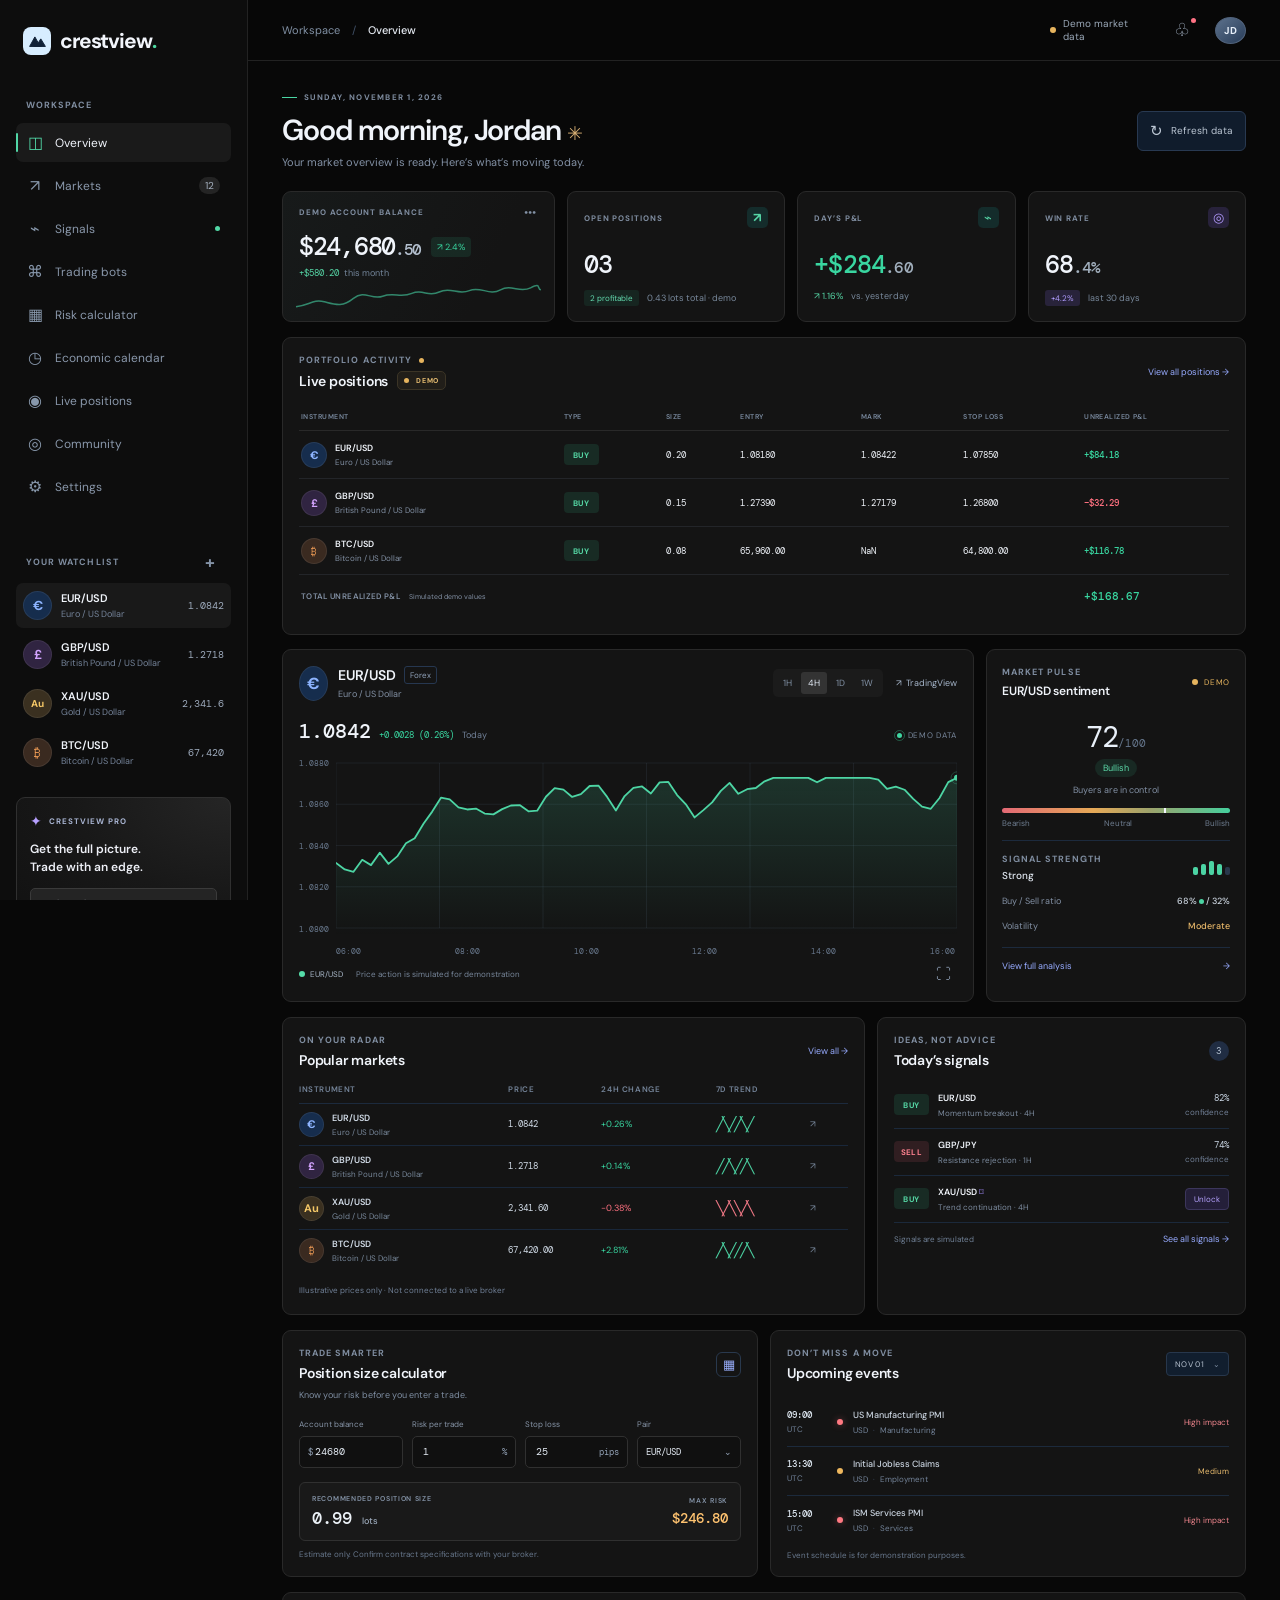
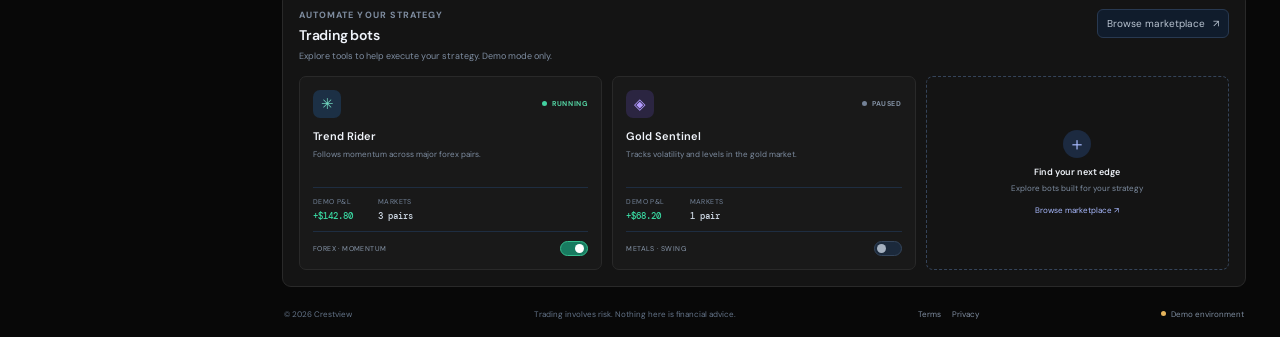
<file: index.html>
<!DOCTYPE html>
<html lang="en">
<head>
  <meta charset="UTF-8">
  <meta name="viewport" content="width=device-width, initial-scale=1.0">
  <meta name="theme-color" content="#08111f">
  <meta name="description" content="Crestview — market analysis, demo trading signals, risk tools, and trading bots in one workspace.">
  <title>Crestview — Trade with a clearer view</title>
  <link rel="preconnect" href="https://fonts.googleapis.com">
  <link rel="preconnect" href="https://fonts.gstatic.com" crossorigin>
  <link href="https://fonts.googleapis.com/css2?family=DM+Mono:wght@400;500&family=DM+Sans:wght@400;500;600;700&display=swap" rel="stylesheet">
  <link rel="stylesheet" href="styles.css">
  <link rel="stylesheet" href="pages.css">
  <script src="theme.js"></script>
  <script src="app.js" defer></script>
  <script src="positions.js" defer></script>
</head>
<body>
  <div class="app-shell">
    <button class="mobile-nav-backdrop" id="mobile-nav-backdrop" type="button" aria-label="Close navigation menu"></button>
    <aside class="sidebar" id="sidebar">
      <a class="brand" href="index.html" aria-label="Crestview home">
        <span class="brand-mark" aria-hidden="true"><svg viewBox="0 0 32 32"><path d="M4 23.5 12 9l5.1 9.1L21 12l7 11.5H4Z"/><path d="M10 23.5h12"/></svg></span>
        <span>crestview<span class="brand-period">.</span></span>
      </a>
      <div class="workspace-label">WORKSPACE</div>
      <nav class="side-nav" aria-label="Main navigation">
        <a class="nav-link active" href="index.html"><span class="nav-icon">◫</span>Overview</a>
        <a class="nav-link" href="markets.html"><span class="nav-icon">↗</span>Markets<span class="nav-count">12</span></a>
        <a class="nav-link" href="signals.html"><span class="nav-icon">⌁</span>Signals<span class="nav-dot"></span></a>
        <a class="nav-link" href="bots.html"><span class="nav-icon">⌘</span>Trading bots</a>
        <a class="nav-link" href="calculator.html"><span class="nav-icon">▦</span>Risk calculator</a>
        <a class="nav-link" href="calendar.html"><span class="nav-icon">◷</span>Economic calendar</a>
        <a class="nav-link" href="settings.html"><span class="nav-icon">⚙</span>Settings</a>
      </nav>
      <div class="sidebar-divider"></div>
      <div class="workspace-label">YOUR WATCHLIST <button class="watch-add" type="button" aria-label="Add market">+</button></div>
      <div class="side-watchlist">
        <a class="watch-item selected" href="market-eur-usd.html"><span class="currency-icon blue">€</span><span class="watch-copy"><strong>EUR/USD</strong><small>Euro / US Dollar</small></span><span class="watch-price">1.0842</span></a>
        <a class="watch-item" href="market-gbp-usd.html"><span class="currency-icon purple">£</span><span class="watch-copy"><strong>GBP/USD</strong><small>British Pound / US Dollar</small></span><span class="watch-price">1.2718</span></a>
        <a class="watch-item" href="market-xau-usd.html"><span class="currency-icon gold">Au</span><span class="watch-copy"><strong>XAU/USD</strong><small>Gold / US Dollar</small></span><span class="watch-price">2,341.6</span></a>
        <a class="watch-item" href="market-btc-usd.html"><span class="currency-icon orange">₿</span><span class="watch-copy"><strong>BTC/USD</strong><small>Bitcoin / US Dollar</small></span><span class="watch-price">67,420</span></a>
      </div>
      <div class="sidebar-spacer"></div>
      <div class="plan-card">
        <div class="plan-top"><span class="plan-spark">✦</span><span>CRESTVIEW PRO</span></div>
        <p>Get the full picture.<br>Trade with an edge.</p>
        <button type="button" class="plan-button" data-modal="premium">Explore plans <span>↗</span></button>
      </div>
      <button class="profile-button" type="button" data-modal="account">
        <span class="avatar">JD</span><span class="profile-copy"><strong>Jordan Davis</strong><small>Demo account</small></span><span class="profile-menu">···</span>
      </button>
    </aside>

    <main class="main-content" id="overview">
      <header class="topbar">
        <button class="mobile-menu" id="menu-toggle" type="button" aria-label="Open navigation">☰</button>
        <div class="breadcrumb">Workspace <span>/</span> <strong>Overview</strong></div>
        <div class="topbar-actions">
          <div class="market-status"><span class="demo-pulse"></span> Demo market data</div>
          <button class="icon-button notification-button" type="button" aria-label="Notifications" data-modal="notifications">♧<span class="notification-badge"></span></button>
          <button class="top-avatar" type="button" aria-label="Account" data-modal="account">JD</button>
        </div>
      </header>

      <div class="page-content">
        <section class="page-heading">
          <div>
            <div class="eyebrow"><span class="eyebrow-line"></span> SUNDAY, NOVEMBER 1, 2026</div>
            <h1>Good morning, Jordan <span class="wave">✳</span></h1>
            <p class="subtitle">Your market overview is ready. Here’s what’s moving today.</p>
          </div>
          <button class="outline-button" type="button" id="refresh-button"><span class="refresh-icon">↻</span> Refresh data</button>
        </section>

        <section class="summary-grid" aria-label="Portfolio summary">
          <article class="summary-card balance-card">
            <div class="card-heading"><span>DEMO ACCOUNT BALANCE</span><button type="button" class="more-button" aria-label="Balance info" title="Simulated account balance">···</button></div>
            <div class="balance-line"><strong id="account-balance">$24,680<span>.50</span></strong><span class="change-pill positive">↗ 2.4%</span></div>
            <div class="balance-note">+$580.20 <span>this month</span></div>
            <div class="sparkline balance-spark" aria-hidden="true"><svg viewBox="0 0 260 40" preserveAspectRatio="none"><path d="M0 31 C14 29 18 20 30 24 S49 32 61 19 S80 22 92 16 S111 19 123 12 S140 18 152 10 S172 15 184 8 S205 16 217 7 S237 12 249 4 S255 5 260 7" /></svg></div>
          </article>
          <article class="summary-card">
            <div class="card-heading"><span>OPEN POSITIONS</span><span class="card-icon green-icon">↗</span></div>
            <div class="metric-value"><a class="position-count-link" href="positions.html" id="open-position-count">03</a></div>
            <div class="metric-footer"><span class="mini-tag">2 profitable</span><span class="metric-muted">0.43 lots total · demo</span></div>
          </article>
          <article class="summary-card">
            <div class="card-heading"><span>DAY’S P&amp;L</span><span class="card-icon green-icon">⌁</span></div>
            <div class="metric-value positive-text">+$284<span class="decimal">.60</span></div>
            <div class="metric-footer"><span class="change-text">↗ 1.16%</span><span class="metric-muted">vs. yesterday</span></div>
          </article>
          <article class="summary-card">
            <div class="card-heading"><span>WIN RATE</span><span class="card-icon violet-icon">◎</span></div>
            <div class="metric-value">68<span class="decimal">.4%</span></div>
            <div class="metric-footer"><span class="mini-tag violet-tag">+4.2%</span><span class="metric-muted">last 30 days</span></div>
          </article>
        </section>

        <section class="panel overview-positions-panel" aria-label="Open demo positions">
          <div class="panel-heading">
            <div><div class="section-kicker">PORTFOLIO ACTIVITY <span class="demo-inline-dot"></span></div><h2>Live positions <span class="demo-badge"><i></i> DEMO</span></h2></div>
            <a class="text-link" href="positions.html">View all positions <span>→</span></a>
          </div>
          <div class="position-table-wrap"><table class="position-table" data-position-view><thead><tr><th>INSTRUMENT</th><th>TYPE</th><th>SIZE</th><th>ENTRY</th><th>MARK</th><th>STOP LOSS</th><th>UNREALIZED P&amp;L</th></tr></thead><tbody>
            <tr data-position data-base-pnl="84.20" data-drift="0.74"><td><a class="position-instrument" href="market-eur-usd.html"><span class="currency-icon blue">€</span><span><strong>EUR/USD</strong><small>Euro / US Dollar</small></span></a></td><td><span class="signal-direction buy">BUY</span></td><td class="mono">0.20</td><td class="mono">1.08180</td><td class="mono" data-mark="1.08420">1.08420</td><td class="mono">1.07850</td><td class="mono position-pnl positive-text">+$84.20</td></tr>
            <tr data-position data-base-pnl="-32.50" data-drift="0.48"><td><a class="position-instrument" href="market-gbp-usd.html"><span class="currency-icon purple">£</span><span><strong>GBP/USD</strong><small>British Pound / US Dollar</small></span></a></td><td><span class="signal-direction buy">BUY</span></td><td class="mono">0.15</td><td class="mono">1.27390</td><td class="mono" data-mark="1.27180">1.27180</td><td class="mono">1.26800</td><td class="mono position-pnl negative-text">−$32.50</td></tr>
            <tr data-position data-base-pnl="116.75" data-drift="1.15"><td><a class="position-instrument" href="market-btc-usd.html"><span class="currency-icon orange">₿</span><span><strong>BTC/USD</strong><small>Bitcoin / US Dollar</small></span></a></td><td><span class="signal-direction buy">BUY</span></td><td class="mono">0.08</td><td class="mono">65,960.00</td><td class="mono" data-mark="67,420.00">67,420.00</td><td class="mono">64,800.00</td><td class="mono position-pnl positive-text">+$116.75</td></tr>
          </tbody><tfoot><tr><td colspan="6">TOTAL UNREALIZED P&amp;L <span class="demo-data-note">Simulated demo values</span></td><td class="mono position-total positive-text" aria-live="polite">+$168.45</td></tr></tfoot></table></div>
        </section>

        <section class="market-layout" aria-label="Market analysis">
          <article class="panel chart-panel">
            <div class="panel-heading chart-heading">
              <div class="instrument">
                <span class="currency-icon blue large-icon" id="chart-icon">€</span>
                <div><div class="instrument-name"><h2 id="chart-symbol">EUR/USD</h2><span class="instrument-badge">Forex</span></div><div class="instrument-description">Euro / US Dollar</div></div>
              </div>
              <div class="chart-tools">
                <div class="timeframes" role="group" aria-label="Chart timeframe">
                  <button type="button" data-period="1H">1H</button><button type="button" class="selected" data-period="4H">4H</button><button type="button" data-period="1D">1D</button><button type="button" data-period="1W">1W</button>
                </div>
                <a class="chart-link" href="https://www.tradingview.com/chart/?symbol=OANDA%3AEURUSD" target="_blank" rel="noopener noreferrer" id="tradingview-link" aria-label="Open this chart on TradingView">↗ <span>TradingView</span></a>
              </div>
            </div>
            <div class="quote-row"><strong id="chart-price">1.0842</strong><span class="quote-change">+0.0028 (0.26%)</span><span class="quote-label">Today</span><span class="chart-updated"><span class="live-pulse"></span> DEMO DATA</span></div>
            <div class="chart-wrap"><div class="chart-y-labels"><span>1.0880</span><span>1.0860</span><span>1.0840</span><span>1.0820</span><span>1.0800</span></div><canvas id="price-chart" aria-label="Illustrative EUR USD price chart"></canvas><div class="chart-tooltip" id="chart-tooltip"></div><div class="chart-x-labels"><span>06:00</span><span>08:00</span><span>10:00</span><span>12:00</span><span>14:00</span><span>16:00</span></div></div>
            <div class="chart-footer"><span><i class="legend-dot"></i> EUR/USD</span><span>Price action is simulated for demonstration</span><button class="expand-chart" id="expand-chart" type="button" title="Expand chart" aria-label="Expand chart">⛶</button></div>
          </article>
          <aside class="panel sentiment-panel">
            <div class="panel-heading"><div><div class="section-kicker">MARKET PULSE</div><h2>EUR/USD sentiment</h2></div><span class="live-label demo-label"><span class="demo-pulse"></span> DEMO</span></div>
            <div class="sentiment-score"><div class="score-number">72<span>/100</span></div><span class="sentiment-state">Bullish</span><p>Buyers are in control</p></div>
            <div class="sentiment-meter"><span></span></div><div class="meter-labels"><span>Bearish</span><span>Neutral</span><span>Bullish</span></div>
            <div class="sentiment-divider"></div>
            <div class="signal-strength"><div><span class="section-kicker">SIGNAL STRENGTH</span><strong>Strong</strong></div><div class="strength-bars"><i></i><i></i><i></i><i></i><i class="muted"></i></div></div>
            <div class="sentiment-stat"><span>Buy / Sell ratio</span><strong>68% <span class="green-dot"></span> / 32%</strong></div>
            <div class="sentiment-stat"><span>Volatility</span><strong class="volatility">Moderate</strong></div>
            <button type="button" class="text-link" data-modal="analysis">View full analysis <span>→</span></button>
          </aside>
        </section>

        <section class="lower-grid">
          <article class="panel markets-panel" id="markets">
            <div class="panel-heading"><div><div class="section-kicker">ON YOUR RADAR</div><h2>Popular markets</h2></div><button class="text-link compact-link" type="button" data-scroll="markets">View all <span>→</span></button></div>
            <div class="market-table-wrap"><table class="market-table"><thead><tr><th>INSTRUMENT</th><th>PRICE</th><th>24H CHANGE</th><th>7D TREND</th><th></th></tr></thead><tbody>
              <tr data-market="EUR/USD"><td><span class="table-instrument"><span class="currency-icon blue">€</span><span><strong>EUR/USD</strong><small>Euro / US Dollar</small></span></span></td><td class="mono">1.0842</td><td class="positive-text">+0.26%</td><td><span class="table-spark green-spark">╱╲╱╱╲╱</span></td><td><button class="row-arrow" type="button" aria-label="View EUR/USD">↗</button></td></tr>
              <tr data-market="GBP/USD"><td><span class="table-instrument"><span class="currency-icon purple">£</span><span><strong>GBP/USD</strong><small>British Pound / US Dollar</small></span></span></td><td class="mono">1.2718</td><td class="positive-text">+0.14%</td><td><span class="table-spark green-spark">╱╱╲╱╱╲</span></td><td><button class="row-arrow" type="button" aria-label="View GBP/USD">↗</button></td></tr>
              <tr data-market="XAU/USD"><td><span class="table-instrument"><span class="currency-icon gold">Au</span><span><strong>XAU/USD</strong><small>Gold / US Dollar</small></span></span></td><td class="mono">2,341.60</td><td class="negative-text">−0.38%</td><td><span class="table-spark red-spark">╲╱╲╲╱╲</span></td><td><button class="row-arrow" type="button" aria-label="View XAU/USD">↗</button></td></tr>
              <tr data-market="BTC/USD"><td><span class="table-instrument"><span class="currency-icon orange">₿</span><span><strong>BTC/USD</strong><small>Bitcoin / US Dollar</small></span></span></td><td class="mono">67,420.00</td><td class="positive-text">+2.81%</td><td><span class="table-spark green-spark">╱╲╱╱╱╲</span></td><td><button class="row-arrow" type="button" aria-label="View BTC/USD">↗</button></td></tr>
            </tbody></table></div>
            <div class="data-disclaimer">Illustrative prices only · Not connected to a live broker</div>
          </article>

          <article class="panel signals-panel" id="signals">
            <div class="panel-heading"><div><div class="section-kicker">IDEAS, NOT ADVICE</div><h2>Today’s signals</h2></div><span class="signals-count">3</span></div>
            <div class="signal-list">
              <div class="signal-item"><span class="signal-direction buy">BUY</span><div class="signal-copy"><strong>EUR/USD</strong><small>Momentum breakout · 4H</small></div><span class="signal-confidence">82%<small>confidence</small></span></div>
              <div class="signal-item"><span class="signal-direction sell">SELL</span><div class="signal-copy"><strong>GBP/JPY</strong><small>Resistance rejection · 1H</small></div><span class="signal-confidence">74%<small>confidence</small></span></div>
              <div class="signal-item locked-signal"><span class="signal-direction buy">BUY</span><div class="signal-copy"><strong>XAU/USD <span class="lock-icon">⌑</span></strong><small>Trend continuation · 4H</small></div><button type="button" class="unlock-button" data-modal="premium">Unlock</button></div>
            </div>
            <div class="signals-bottom"><span>Signals are simulated</span><button class="text-link" type="button" data-modal="premium">See all signals <span>→</span></button></div>
          </article>
        </section>

        <section class="tools-grid">
          <article class="panel calculator-panel" id="calculator">
            <div class="panel-heading"><div><div class="section-kicker">TRADE SMARTER</div><h2>Position size calculator</h2></div><span class="tool-icon">▦</span></div>
            <p class="panel-description">Know your risk before you enter a trade.</p>
            <div class="calculator-fields">
              <label>Account balance <span class="input-wrap"><span>$</span><input id="calc-balance" type="number" value="24680" min="0" step="100" aria-label="Account balance in dollars"></span></label>
              <label>Risk per trade <span class="input-wrap"><input id="calc-risk" type="number" value="1" min="0.1" max="100" step="0.1" aria-label="Risk percentage"><span>%</span></span></label>
              <label>Stop loss <span class="input-wrap"><input id="calc-stop" type="number" value="25" min="1" step="1" aria-label="Stop loss in pips"><span>pips</span></span></label>
              <label>Pair <span class="select-wrap"><select id="calc-pair" aria-label="Currency pair"><option value="10">EUR/USD</option><option value="10">GBP/USD</option><option value="9.2">EUR/GBP</option><option value="1">USD/JPY</option></select><span>⌄</span></span></label>
            </div>
            <div class="calc-result"><div><span>RECOMMENDED POSITION SIZE</span><strong id="lot-result">0.99 <small>lots</small></strong></div><div class="risk-result"><span>MAX RISK</span><strong id="risk-result">$246.80</strong></div></div>
            <div class="calc-note">Estimate only. Confirm contract specifications with your broker.</div>
          </article>
          <article class="panel events-panel" id="events">
            <div class="panel-heading"><div><div class="section-kicker">DON’T MISS A MOVE</div><h2>Upcoming events</h2></div><button type="button" class="calendar-date">NOV 01 <span>⌄</span></button></div>
            <div class="event-list">
              <div class="event-item"><div class="event-time"><strong>09:00</strong><small>UTC</small></div><span class="impact-dot high-impact"></span><div class="event-copy"><strong>US Manufacturing PMI</strong><small>USD <span>·</span> Manufacturing</small></div><span class="event-impact high-text">High impact</span></div>
              <div class="event-item"><div class="event-time"><strong>13:30</strong><small>UTC</small></div><span class="impact-dot medium-impact"></span><div class="event-copy"><strong>Initial Jobless Claims</strong><small>USD <span>·</span> Employment</small></div><span class="event-impact medium-text">Medium</span></div>
              <div class="event-item"><div class="event-time"><strong>15:00</strong><small>UTC</small></div><span class="impact-dot high-impact"></span><div class="event-copy"><strong>ISM Services PMI</strong><small>USD <span>·</span> Services</small></div><span class="event-impact high-text">High impact</span></div>
            </div>
            <div class="event-disclaimer">Event schedule is for demonstration purposes.</div>
          </article>
        </section>

        <section class="panel bots-panel" id="bots">
          <div class="panel-heading"><div><div class="section-kicker">AUTOMATE YOUR STRATEGY</div><h2>Trading bots</h2><p class="panel-description">Explore tools to help execute your strategy. Demo mode only.</p></div><button type="button" class="outline-button small-outline" data-modal="bots">Browse marketplace <span>↗</span></button></div>
          <div class="bot-cards">
            <article class="bot-card"><div class="bot-card-top"><span class="bot-avatar bot-blue">✳</span><span class="bot-status running"><i></i> RUNNING</span></div><h3>Trend Rider</h3><p>Follows momentum across major forex pairs.</p><div class="bot-stats"><span>DEMO P&amp;L<strong class="positive-text">+$142.80</strong></span><span>MARKETS<strong>3 pairs</strong></span></div><div class="bot-card-footer"><span class="bot-tag">FOREX · MOMENTUM</span><button type="button" class="bot-toggle on" aria-label="Pause Trend Rider bot" aria-pressed="true"><i></i></button></div></article>
            <article class="bot-card"><div class="bot-card-top"><span class="bot-avatar bot-violet">◈</span><span class="bot-status paused"><i></i> PAUSED</span></div><h3>Gold Sentinel</h3><p>Tracks volatility and levels in the gold market.</p><div class="bot-stats"><span>DEMO P&amp;L<strong class="positive-text">+$68.20</strong></span><span>MARKETS<strong>1 pair</strong></span></div><div class="bot-card-footer"><span class="bot-tag">METALS · SWING</span><button type="button" class="bot-toggle" aria-label="Start Gold Sentinel bot" aria-pressed="false"><i></i></button></div></article>
            <button type="button" class="bot-add-card" data-modal="bots"><span>＋</span><strong>Find your next edge</strong><small>Explore bots built for your strategy</small><span class="bot-add-link">Browse marketplace ↗</span></button>
          </div>
        </section>
        <footer class="page-footer"><span>© 2026 Crestview</span><span>Trading involves risk. Nothing here is financial advice.</span><span class="footer-links"><a href="terms.html">Terms</a><a href="privacy.html">Privacy</a></span><span class="demo-footer"><i></i> Demo environment</span></footer>
      </div>
    </main>
  </div>

  <div class="refresh-overlay" id="refresh-overlay" aria-hidden="true"><div class="refresh-dialog" role="status" aria-live="polite"><span class="refresh-spinner">↻</span><strong>Refreshing market data</strong><span class="refresh-message">Updating your demo market view…</span><div class="progress-track"><span id="refresh-progress"></span></div><span class="progress-percent" id="refresh-percent">0%</span></div></div>
  <div class="toast" id="toast" role="status" aria-live="polite"></div>
  <div class="modal-backdrop" id="modal-backdrop" aria-hidden="true">
    <section class="modal" role="dialog" aria-modal="true" aria-labelledby="modal-title">
      <button class="modal-close" id="modal-close" type="button" aria-label="Close dialog">×</button>
      <span class="modal-symbol" id="modal-symbol">✦</span><div class="section-kicker" id="modal-kicker">CRESTVIEW</div><h2 id="modal-title">Get more from your market view</h2><p id="modal-copy">Unlock advanced analysis, premium signals, and more tools for your trading workflow.</p>
      <div class="modal-actions"><button type="button" class="primary-button" id="modal-primary">Explore plans <span>→</span></button><button type="button" class="modal-secondary" id="modal-secondary">Maybe later</button></div>
      <small class="modal-footnote">Demo experience · No payments or trades are processed</small>
    </section>
  </div>
</body>
</html>
</file>
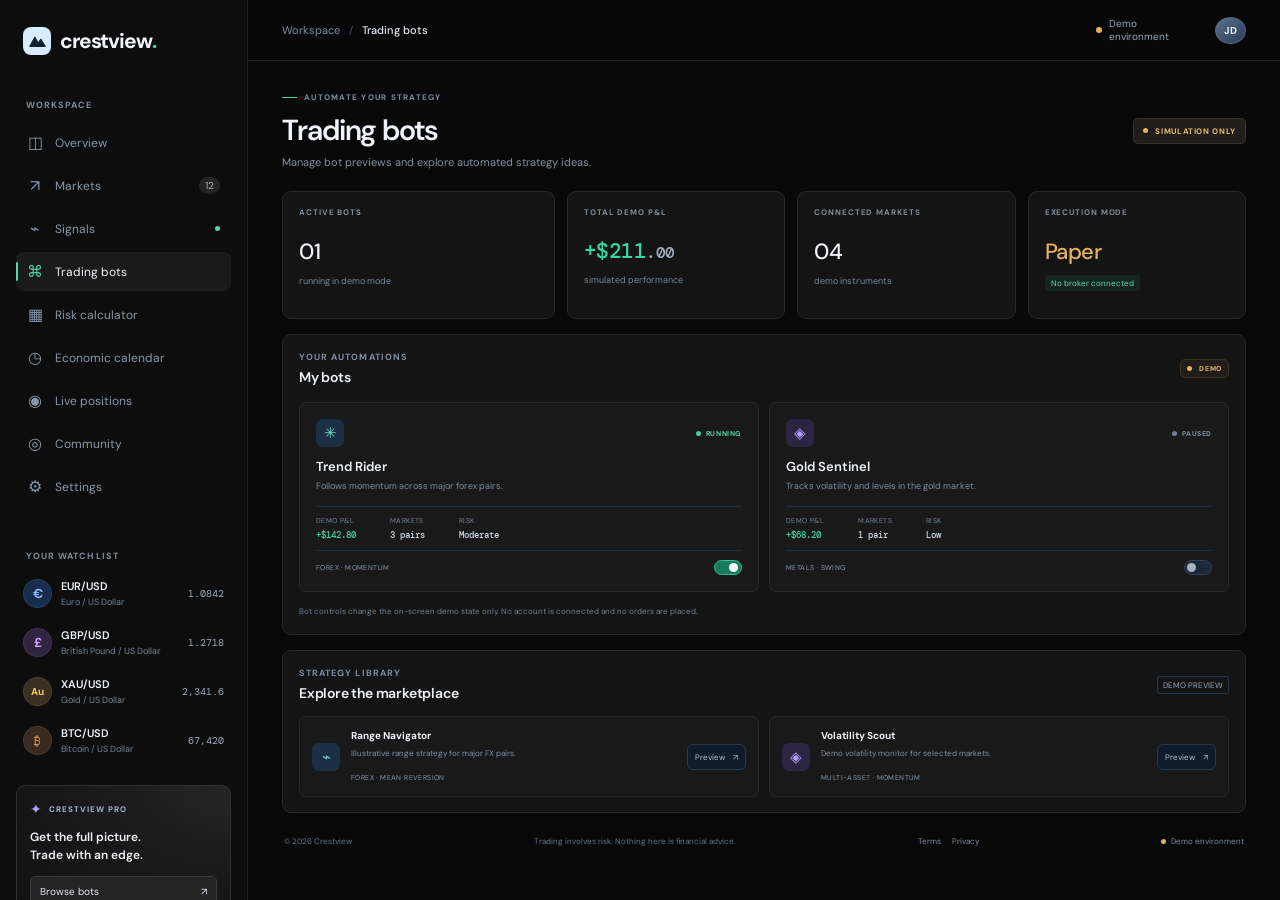
<file: bots.html>
<!DOCTYPE html>
<html lang="en">
<head>
  <meta charset="UTF-8"><meta name="viewport" content="width=device-width, initial-scale=1.0"><meta name="theme-color" content="#08111f">
  <meta name="description" content="Manage simulated trading bots and explore strategy previews in Crestview.">
  <title>Trading bots — Crestview</title>
  <link rel="preconnect" href="https://fonts.googleapis.com"><link rel="preconnect" href="https://fonts.gstatic.com" crossorigin><link href="https://fonts.googleapis.com/css2?family=DM+Mono:wght@400;500&family=DM+Sans:wght@400;500;600;700&display=swap" rel="stylesheet">
  <link rel="stylesheet" href="styles.css"><link rel="stylesheet" href="pages.css"><script src="theme.js"></script><script src="pages.js" defer></script>
</head>
<body data-page="bots">
  <div class="app-shell"><button class="mobile-nav-backdrop" id="mobile-nav-backdrop" type="button" aria-label="Close navigation menu"></button><aside class="sidebar" id="sidebar">
    <a class="brand" href="index.html" aria-label="Crestview home"><span class="brand-mark" aria-hidden="true"><svg viewBox="0 0 32 32"><path d="M4 23.5 12 9l5.1 9.1L21 12l7 11.5H4Z"/><path d="M10 23.5h12"/></svg></span><span>crestview<span class="brand-period">.</span></span></a>
    <div class="workspace-label">WORKSPACE</div><nav class="side-nav" aria-label="Main navigation">
      <a class="nav-link" href="index.html"><span class="nav-icon">◫</span>Overview</a><a class="nav-link" href="markets.html"><span class="nav-icon">↗</span>Markets<span class="nav-count">12</span></a><a class="nav-link" href="signals.html"><span class="nav-icon">⌁</span>Signals<span class="nav-dot"></span></a><a class="nav-link active" href="bots.html"><span class="nav-icon">⌘</span>Trading bots</a><a class="nav-link" href="calculator.html"><span class="nav-icon">▦</span>Risk calculator</a><a class="nav-link" href="calendar.html"><span class="nav-icon">◷</span>Economic calendar</a><a class="nav-link" href="settings.html"><span class="nav-icon">⚙</span>Settings</a>
    </nav><div class="sidebar-divider"></div><div class="workspace-label">YOUR WATCHLIST</div><div class="side-watchlist">
      <a class="watch-item" href="market-eur-usd.html"><span class="currency-icon blue">€</span><span class="watch-copy"><strong>EUR/USD</strong><small>Euro / US Dollar</small></span><span class="watch-price">1.0842</span></a><a class="watch-item" href="market-gbp-usd.html"><span class="currency-icon purple">£</span><span class="watch-copy"><strong>GBP/USD</strong><small>British Pound / US Dollar</small></span><span class="watch-price">1.2718</span></a><a class="watch-item" href="market-xau-usd.html"><span class="currency-icon gold">Au</span><span class="watch-copy"><strong>XAU/USD</strong><small>Gold / US Dollar</small></span><span class="watch-price">2,341.6</span></a><a class="watch-item" href="market-btc-usd.html"><span class="currency-icon orange">₿</span><span class="watch-copy"><strong>BTC/USD</strong><small>Bitcoin / US Dollar</small></span><span class="watch-price">67,420</span></a>
    </div><div class="sidebar-spacer"></div><div class="plan-card"><div class="plan-top"><span class="plan-spark">✦</span><span>CRESTVIEW PRO</span></div><p>Get the full picture.<br>Trade with an edge.</p><a class="plan-button" href="#bot-marketplace">Browse bots <span>↗</span></a></div><a class="profile-button" href="index.html"><span class="avatar">JD</span><span class="profile-copy"><strong>Jordan Davis</strong><small>Demo account</small></span><span class="profile-menu">···</span></a>
  </aside><main class="main-content"><header class="topbar"><button class="mobile-menu" id="menu-toggle" type="button" aria-label="Open navigation">☰</button><div class="breadcrumb"><a href="index.html">Workspace</a><span>/</span><strong>Trading bots</strong></div><div class="topbar-actions"><div class="market-status"><span class="demo-pulse"></span> Demo environment</div><a class="top-avatar" href="index.html" aria-label="Account">JD</a></div></header>
    <div class="page-content">
      <section class="page-heading"><div><div class="eyebrow"><span class="eyebrow-line"></span> AUTOMATE YOUR STRATEGY</div><h1>Trading bots</h1><p class="subtitle">Manage bot previews and explore automated strategy ideas.</p></div><span class="demo-badge"><i></i> SIMULATION ONLY</span></section>
      <section class="summary-grid market-summary"><article class="summary-card"><div class="card-heading">ACTIVE BOTS</div><div class="metric-value" id="active-bots">01</div><div class="metric-footer"><span class="metric-muted">running in demo mode</span></div></article><article class="summary-card"><div class="card-heading">TOTAL DEMO P&amp;L</div><div class="metric-value positive-text">+$211<span class="decimal">.00</span></div><div class="metric-footer"><span class="metric-muted">simulated performance</span></div></article><article class="summary-card"><div class="card-heading">CONNECTED MARKETS</div><div class="metric-value">04</div><div class="metric-footer"><span class="metric-muted">demo instruments</span></div></article><article class="summary-card"><div class="card-heading">EXECUTION MODE</div><div class="metric-value demo-value">Paper</div><div class="metric-footer"><span class="mini-tag">No broker connected</span></div></article></section>
      <section class="panel bots-page-panel">
        <div class="panel-heading"><div><div class="section-kicker">YOUR AUTOMATIONS</div><h2>My bots</h2></div><span class="demo-badge"><i></i> DEMO</span></div>
        <div class="bot-cards bot-market-grid">
          <article class="bot-card" data-bot-card><div class="bot-card-top"><span class="bot-avatar bot-blue">✳</span><span class="bot-status running"><i></i> RUNNING</span></div><h3>Trend Rider</h3><p>Follows momentum across major forex pairs.</p><div class="bot-stats"><span>DEMO P&amp;L<strong class="positive-text">+$142.80</strong></span><span>MARKETS<strong>3 pairs</strong></span><span>RISK<strong>Moderate</strong></span></div><div class="bot-card-footer"><span class="bot-tag">FOREX · MOMENTUM</span><button type="button" class="bot-toggle on" aria-label="Pause Trend Rider bot" aria-pressed="true"><i></i></button></div></article>
          <article class="bot-card" data-bot-card><div class="bot-card-top"><span class="bot-avatar bot-violet">◈</span><span class="bot-status paused"><i></i> PAUSED</span></div><h3>Gold Sentinel</h3><p>Tracks volatility and levels in the gold market.</p><div class="bot-stats"><span>DEMO P&amp;L<strong class="positive-text">+$68.20</strong></span><span>MARKETS<strong>1 pair</strong></span><span>RISK<strong>Low</strong></span></div><div class="bot-card-footer"><span class="bot-tag">METALS · SWING</span><button type="button" class="bot-toggle" aria-label="Start Gold Sentinel bot" aria-pressed="false"><i></i></button></div></article>
        </div><p class="signal-disclaimer">Bot controls change the on-screen demo state only. No account is connected and no orders are placed.</p>
      </section>
      <section class="panel bot-marketplace" id="bot-marketplace"><div class="panel-heading"><div><div class="section-kicker">STRATEGY LIBRARY</div><h2>Explore the marketplace</h2></div><span class="instrument-badge">DEMO PREVIEW</span></div><div class="marketplace-cards">
        <article class="marketplace-card"><span class="bot-avatar bot-blue">⌁</span><div><h3>Range Navigator</h3><p>Illustrative range strategy for major FX pairs.</p><span class="bot-tag">FOREX · MEAN REVERSION</span></div><button type="button" class="outline-button" data-marketplace-action>Preview <span>↗</span></button></article>
        <article class="marketplace-card"><span class="bot-avatar bot-violet">◈</span><div><h3>Volatility Scout</h3><p>Demo volatility monitor for selected markets.</p><span class="bot-tag">MULTI-ASSET · MOMENTUM</span></div><button type="button" class="outline-button" data-marketplace-action>Preview <span>↗</span></button></article>
      </div></section>
      <footer class="page-footer"><span>© 2026 Crestview</span><span>Trading involves risk. Nothing here is financial advice.</span><span class="footer-links"><a href="terms.html">Terms</a><a href="privacy.html">Privacy</a></span><span class="demo-footer"><i></i> Demo environment</span></footer>
    </div></main></div><div class="toast" id="toast" role="status" aria-live="polite"></div>
</body></html>
</file>
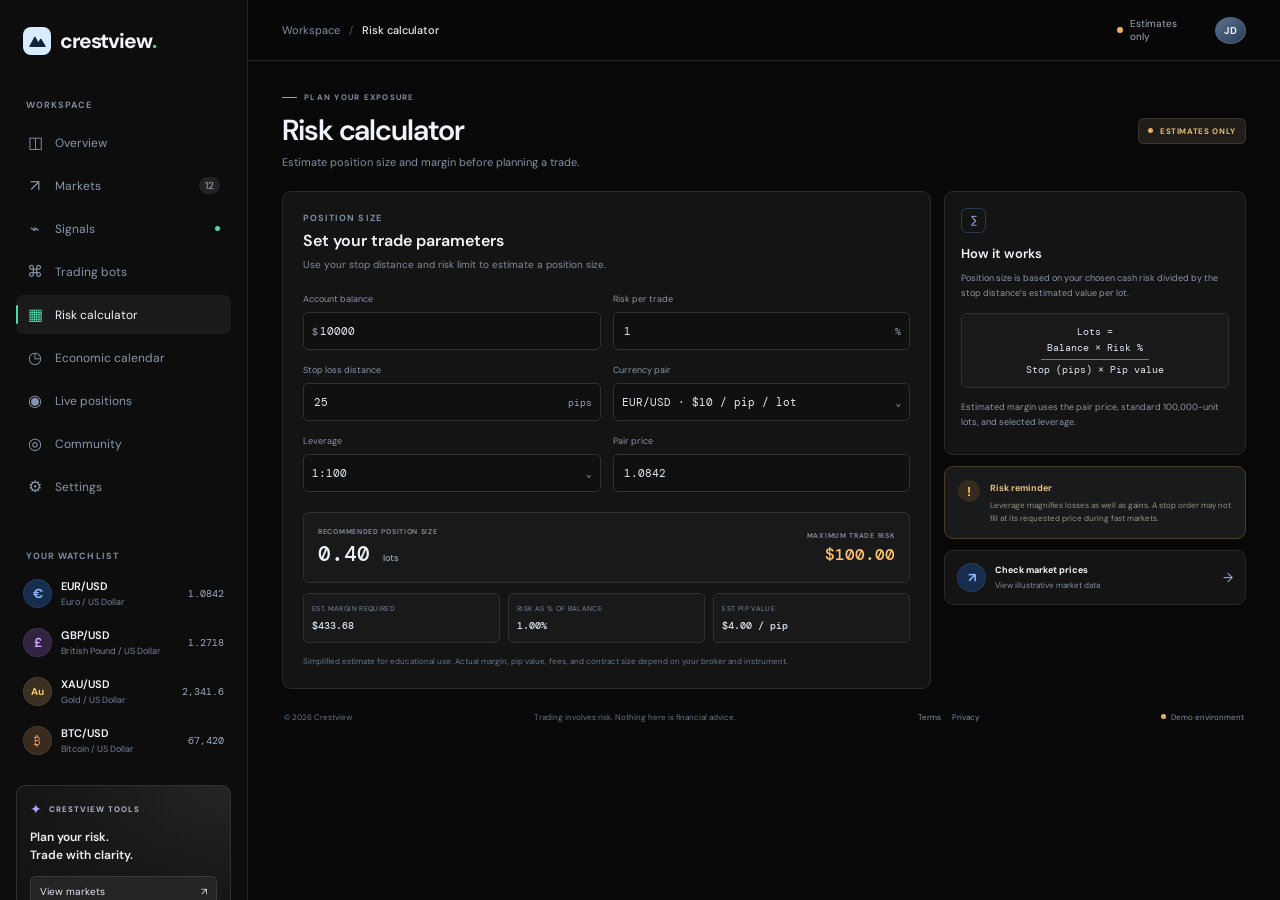
<file: calculator.html>
<!DOCTYPE html>
<html lang="en">
<head>
  <meta charset="UTF-8"><meta name="viewport" content="width=device-width, initial-scale=1.0"><meta name="theme-color" content="#08111f">
  <meta name="description" content="Calculate illustrative forex position sizes, trade risk, and margin requirements with Crestview.">
  <title>Risk calculator — Crestview</title>
  <link rel="preconnect" href="https://fonts.googleapis.com"><link rel="preconnect" href="https://fonts.gstatic.com" crossorigin><link href="https://fonts.googleapis.com/css2?family=DM+Mono:wght@400;500&family=DM+Sans:wght@400;500;600;700&display=swap" rel="stylesheet">
  <link rel="stylesheet" href="styles.css"><link rel="stylesheet" href="pages.css"><script src="theme.js"></script><script src="pages.js" defer></script>
</head>
<body data-page="calculator">
  <div class="app-shell"><button class="mobile-nav-backdrop" id="mobile-nav-backdrop" type="button" aria-label="Close navigation menu"></button><aside class="sidebar" id="sidebar">
    <a class="brand" href="index.html" aria-label="Crestview home"><span class="brand-mark" aria-hidden="true"><svg viewBox="0 0 32 32"><path d="M4 23.5 12 9l5.1 9.1L21 12l7 11.5H4Z"/><path d="M10 23.5h12"/></svg></span><span>crestview<span class="brand-period">.</span></span></a>
    <div class="workspace-label">WORKSPACE</div><nav class="side-nav" aria-label="Main navigation">
      <a class="nav-link" href="index.html"><span class="nav-icon">◫</span>Overview</a><a class="nav-link" href="markets.html"><span class="nav-icon">↗</span>Markets<span class="nav-count">12</span></a><a class="nav-link" href="signals.html"><span class="nav-icon">⌁</span>Signals<span class="nav-dot"></span></a><a class="nav-link" href="bots.html"><span class="nav-icon">⌘</span>Trading bots</a><a class="nav-link active" href="calculator.html"><span class="nav-icon">▦</span>Risk calculator</a><a class="nav-link" href="calendar.html"><span class="nav-icon">◷</span>Economic calendar</a><a class="nav-link" href="settings.html"><span class="nav-icon">⚙</span>Settings</a>
    </nav><div class="sidebar-divider"></div><div class="workspace-label">YOUR WATCHLIST</div><div class="side-watchlist">
      <a class="watch-item" href="market-eur-usd.html"><span class="currency-icon blue">€</span><span class="watch-copy"><strong>EUR/USD</strong><small>Euro / US Dollar</small></span><span class="watch-price">1.0842</span></a><a class="watch-item" href="market-gbp-usd.html"><span class="currency-icon purple">£</span><span class="watch-copy"><strong>GBP/USD</strong><small>British Pound / US Dollar</small></span><span class="watch-price">1.2718</span></a><a class="watch-item" href="market-xau-usd.html"><span class="currency-icon gold">Au</span><span class="watch-copy"><strong>XAU/USD</strong><small>Gold / US Dollar</small></span><span class="watch-price">2,341.6</span></a><a class="watch-item" href="market-btc-usd.html"><span class="currency-icon orange">₿</span><span class="watch-copy"><strong>BTC/USD</strong><small>Bitcoin / US Dollar</small></span><span class="watch-price">67,420</span></a>
    </div><div class="sidebar-spacer"></div><div class="plan-card"><div class="plan-top"><span class="plan-spark">✦</span><span>CRESTVIEW TOOLS</span></div><p>Plan your risk.<br>Trade with clarity.</p><a class="plan-button" href="markets.html">View markets <span>↗</span></a></div><a class="profile-button" href="index.html"><span class="avatar">JD</span><span class="profile-copy"><strong>Jordan Davis</strong><small>Demo account</small></span><span class="profile-menu">···</span></a>
  </aside><main class="main-content"><header class="topbar"><button class="mobile-menu" id="menu-toggle" type="button" aria-label="Open navigation">☰</button><div class="breadcrumb"><a href="index.html">Workspace</a><span>/</span><strong>Risk calculator</strong></div><div class="topbar-actions"><div class="market-status"><span class="demo-pulse"></span> Estimates only</div><a class="top-avatar" href="index.html" aria-label="Account">JD</a></div></header>
    <div class="page-content">
      <section class="page-heading"><div><div class="eyebrow"><span class="eyebrow-line"></span> PLAN YOUR EXPOSURE</div><h1>Risk calculator</h1><p class="subtitle">Estimate position size and margin before planning a trade.</p></div><span class="demo-badge"><i></i> ESTIMATES ONLY</span></section>
      <div class="calculator-page-grid">
        <section class="panel calculator-workspace"><div class="section-kicker">POSITION SIZE</div><h2>Set your trade parameters</h2><p class="panel-description">Use your stop distance and risk limit to estimate a position size.</p>
          <div class="calculator-fields expanded-fields">
            <label>Account balance <span class="input-wrap"><span>$</span><input id="risk-balance" type="number" value="10000" min="0" step="100" aria-label="Account balance in dollars"></span></label>
            <label>Risk per trade <span class="input-wrap"><input id="risk-percent" type="number" value="1" min="0.1" max="100" step="0.1" aria-label="Risk percentage"><span>%</span></span></label>
            <label>Stop loss distance <span class="input-wrap"><input id="risk-stop" type="number" value="25" min="0.1" step="0.1" aria-label="Stop loss distance in pips"><span>pips</span></span></label>
            <label>Currency pair <span class="select-wrap"><select id="risk-pip-value" aria-label="Select currency pair pip value"><option value="10" data-price="1.0842">EUR/USD · $10 / pip / lot</option><option value="10" data-price="1.2718">GBP/USD · $10 / pip / lot</option><option value="9.2" data-price="0.8560">EUR/GBP · $9.20 / pip / lot</option><option value="6.5" data-price="153.82">USD/JPY · est. $6.50 / pip / lot</option></select><span>⌄</span></span></label>
            <label>Leverage <span class="select-wrap"><select id="risk-leverage" aria-label="Select leverage"><option value="30">1:30</option><option value="50">1:50</option><option value="100" selected>1:100</option><option value="200">1:200</option><option value="500">1:500</option></select><span>⌄</span></span></label>
            <label>Pair price <span class="input-wrap"><input id="risk-price" type="number" value="1.0842" min="0.0001" step="0.0001" aria-label="Pair price"></span></label>
          </div>
          <div class="calc-result expanded-result"><div><span>RECOMMENDED POSITION SIZE</span><strong id="risk-lots">0.40 <small>lots</small></strong></div><div class="risk-result"><span>MAXIMUM TRADE RISK</span><strong id="risk-max">$100.00</strong></div></div>
          <div class="result-detail-grid"><div><span>EST. MARGIN REQUIRED</span><strong id="margin-required">$433.68</strong></div><div><span>RISK AS % OF BALANCE</span><strong id="risk-as-percent">1.00%</strong></div><div><span>EST. PIP VALUE</span><strong id="pip-estimate">$4.00 / pip</strong></div></div>
          <div class="calc-note">Simplified estimate for educational use. Actual margin, pip value, fees, and contract size depend on your broker and instrument.</div>
        </section>
        <aside class="calculator-side">
          <article class="panel formula-card"><div class="tool-icon">∑</div><h2>How it works</h2><p>Position size is based on your chosen cash risk divided by the stop distance’s estimated value per lot.</p><div class="formula">Lots = <span>Balance × Risk %</span><i>Stop (pips) × Pip value</i></div><p>Estimated margin uses the pair price, standard 100,000-unit lots, and selected leverage.</p></article>
          <article class="panel risk-reminder"><span class="reminder-icon">!</span><div><h3>Risk reminder</h3><p>Leverage magnifies losses as well as gains. A stop order may not fill at its requested price during fast markets.</p></div></article>
          <a class="panel calculator-link-card" href="markets.html"><span class="currency-icon blue">↗</span><span><strong>Check market prices</strong><small>View illustrative market data</small></span><span class="card-link-arrow">→</span></a>
        </aside>
      </div>
      <footer class="page-footer"><span>© 2026 Crestview</span><span>Trading involves risk. Nothing here is financial advice.</span><span class="footer-links"><a href="terms.html">Terms</a><a href="privacy.html">Privacy</a></span><span class="demo-footer"><i></i> Demo environment</span></footer>
    </div></main></div><div class="toast" id="toast" role="status" aria-live="polite"></div>
</body></html>
</file>
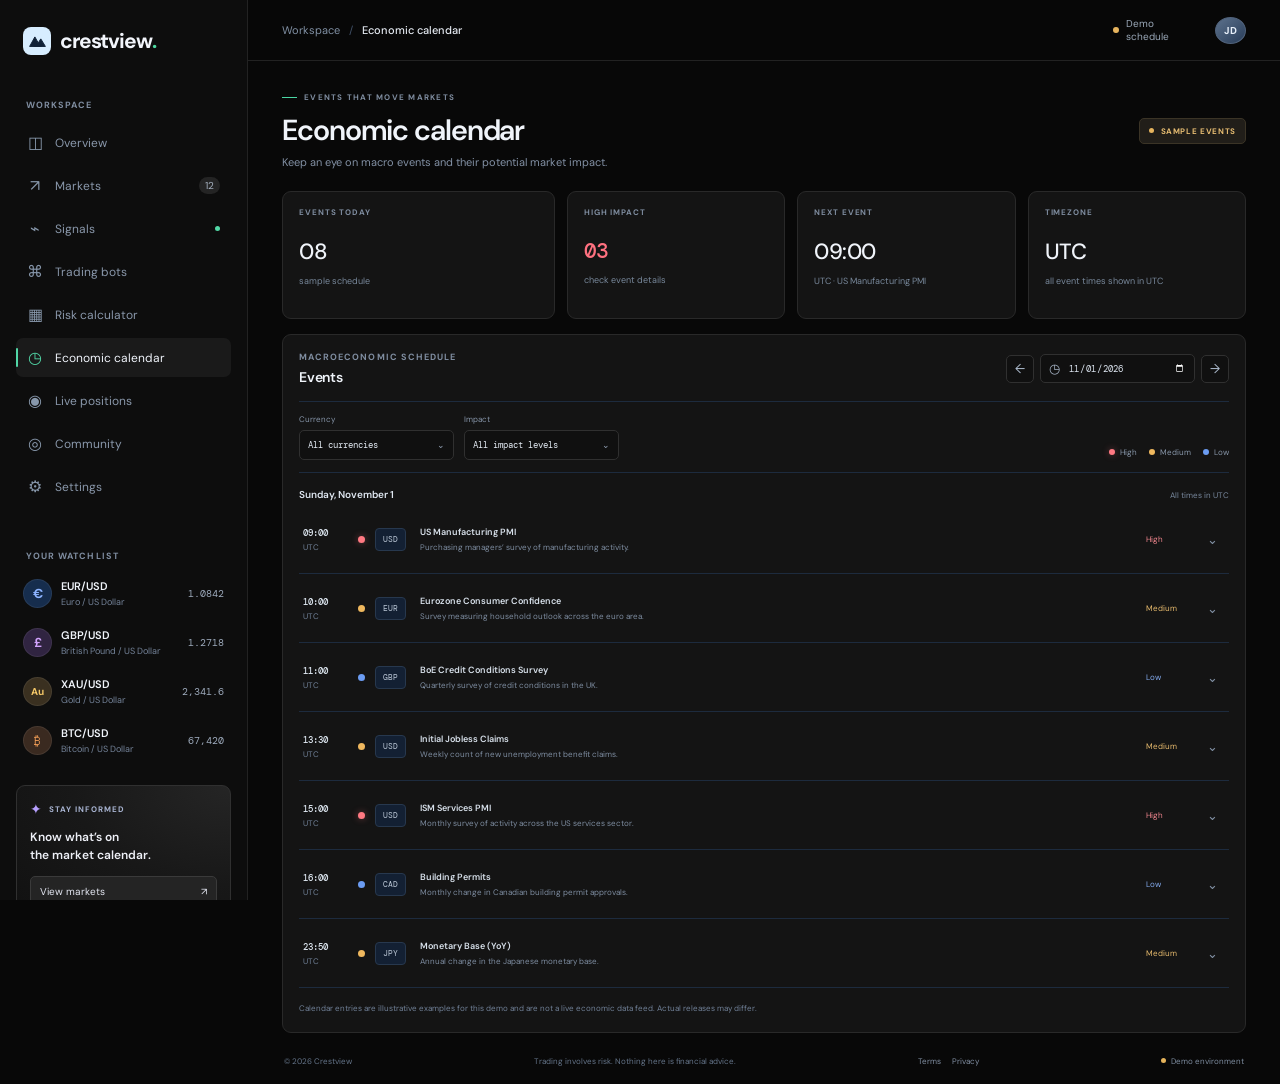
<file: calendar.html>
<!DOCTYPE html>
<html lang="en">
<head>
  <meta charset="UTF-8"><meta name="viewport" content="width=device-width, initial-scale=1.0"><meta name="theme-color" content="#08111f">
  <meta name="description" content="Review a demo economic calendar and filter simulated macro events by currency and impact.">
  <title>Economic calendar — Crestview</title>
  <link rel="preconnect" href="https://fonts.googleapis.com"><link rel="preconnect" href="https://fonts.gstatic.com" crossorigin><link href="https://fonts.googleapis.com/css2?family=DM+Mono:wght@400;500&family=DM+Sans:wght@400;500;600;700&display=swap" rel="stylesheet">
  <link rel="stylesheet" href="styles.css"><link rel="stylesheet" href="pages.css"><script src="theme.js"></script><script src="pages.js" defer></script>
</head>
<body data-page="calendar">
  <div class="app-shell"><button class="mobile-nav-backdrop" id="mobile-nav-backdrop" type="button" aria-label="Close navigation menu"></button><aside class="sidebar" id="sidebar">
    <a class="brand" href="index.html" aria-label="Crestview home"><span class="brand-mark" aria-hidden="true"><svg viewBox="0 0 32 32"><path d="M4 23.5 12 9l5.1 9.1L21 12l7 11.5H4Z"/><path d="M10 23.5h12"/></svg></span><span>crestview<span class="brand-period">.</span></span></a>
    <div class="workspace-label">WORKSPACE</div><nav class="side-nav" aria-label="Main navigation">
      <a class="nav-link" href="index.html"><span class="nav-icon">◫</span>Overview</a><a class="nav-link" href="markets.html"><span class="nav-icon">↗</span>Markets<span class="nav-count">12</span></a><a class="nav-link" href="signals.html"><span class="nav-icon">⌁</span>Signals<span class="nav-dot"></span></a><a class="nav-link" href="bots.html"><span class="nav-icon">⌘</span>Trading bots</a><a class="nav-link" href="calculator.html"><span class="nav-icon">▦</span>Risk calculator</a><a class="nav-link active" href="calendar.html"><span class="nav-icon">◷</span>Economic calendar</a><a class="nav-link" href="settings.html"><span class="nav-icon">⚙</span>Settings</a>
    </nav><div class="sidebar-divider"></div><div class="workspace-label">YOUR WATCHLIST</div><div class="side-watchlist">
      <a class="watch-item" href="market-eur-usd.html"><span class="currency-icon blue">€</span><span class="watch-copy"><strong>EUR/USD</strong><small>Euro / US Dollar</small></span><span class="watch-price">1.0842</span></a><a class="watch-item" href="market-gbp-usd.html"><span class="currency-icon purple">£</span><span class="watch-copy"><strong>GBP/USD</strong><small>British Pound / US Dollar</small></span><span class="watch-price">1.2718</span></a><a class="watch-item" href="market-xau-usd.html"><span class="currency-icon gold">Au</span><span class="watch-copy"><strong>XAU/USD</strong><small>Gold / US Dollar</small></span><span class="watch-price">2,341.6</span></a><a class="watch-item" href="market-btc-usd.html"><span class="currency-icon orange">₿</span><span class="watch-copy"><strong>BTC/USD</strong><small>Bitcoin / US Dollar</small></span><span class="watch-price">67,420</span></a>
    </div><div class="sidebar-spacer"></div><div class="plan-card"><div class="plan-top"><span class="plan-spark">✦</span><span>STAY INFORMED</span></div><p>Know what’s on<br>the market calendar.</p><a class="plan-button" href="markets.html">View markets <span>↗</span></a></div><a class="profile-button" href="index.html"><span class="avatar">JD</span><span class="profile-copy"><strong>Jordan Davis</strong><small>Demo account</small></span><span class="profile-menu">···</span></a>
  </aside><main class="main-content"><header class="topbar"><button class="mobile-menu" id="menu-toggle" type="button" aria-label="Open navigation">☰</button><div class="breadcrumb"><a href="index.html">Workspace</a><span>/</span><strong>Economic calendar</strong></div><div class="topbar-actions"><div class="market-status"><span class="demo-pulse"></span> Demo schedule</div><a class="top-avatar" href="index.html" aria-label="Account">JD</a></div></header>
    <div class="page-content">
      <section class="page-heading"><div><div class="eyebrow"><span class="eyebrow-line"></span> EVENTS THAT MOVE MARKETS</div><h1>Economic calendar</h1><p class="subtitle">Keep an eye on macro events and their potential market impact.</p></div><span class="demo-badge"><i></i> SAMPLE EVENTS</span></section>
      <section class="summary-grid market-summary"><article class="summary-card"><div class="card-heading">EVENTS TODAY</div><div class="metric-value">08</div><div class="metric-footer"><span class="metric-muted">sample schedule</span></div></article><article class="summary-card"><div class="card-heading">HIGH IMPACT</div><div class="metric-value negative-text">03</div><div class="metric-footer"><span class="metric-muted">check event details</span></div></article><article class="summary-card"><div class="card-heading">NEXT EVENT</div><div class="metric-value">09:00</div><div class="metric-footer"><span class="metric-muted">UTC · US Manufacturing PMI</span></div></article><article class="summary-card"><div class="card-heading">TIMEZONE</div><div class="metric-value">UTC</div><div class="metric-footer"><span class="metric-muted">all event times shown in UTC</span></div></article></section>
      <section class="panel calendar-panel">
        <div class="panel-heading calendar-page-heading"><div><div class="section-kicker">MACROECONOMIC SCHEDULE</div><h2>Events</h2></div><div class="calendar-date-control"><button type="button" id="calendar-prev" class="calendar-step" aria-label="Previous day">←</button><label class="date-picker"><span>◷</span><input id="calendar-date" type="date" value="2026-11-01" aria-label="Select event date"></label><button type="button" id="calendar-next" class="calendar-step" aria-label="Next day">→</button></div></div>
        <div class="calendar-filters">
          <label>Currency <span class="select-wrap"><select id="calendar-currency" aria-label="Filter by currency"><option value="All">All currencies</option><option value="USD">USD</option><option value="EUR">EUR</option><option value="GBP">GBP</option><option value="JPY">JPY</option><option value="CAD">CAD</option><option value="AUD">AUD</option></select><span>⌄</span></span></label>
          <label>Impact <span class="select-wrap"><select id="calendar-impact" aria-label="Filter by event impact"><option value="All">All impact levels</option><option value="High">High impact</option><option value="Medium">Medium impact</option><option value="Low">Low impact</option></select><span>⌄</span></span></label>
          <div class="calendar-legend"><span><i class="impact-dot high-impact"></i> High</span><span><i class="impact-dot medium-impact"></i> Medium</span><span><i class="impact-dot low-impact"></i> Low</span></div>
        </div>
        <div class="calendar-day-label"><strong>Sunday, November 1</strong><span>All times in UTC</span></div>
        <div class="full-event-list" id="event-list">
          <article class="calendar-event" data-currency="USD" data-impact="High"><div class="event-time"><strong>09:00</strong><small>UTC</small></div><span class="impact-dot high-impact"></span><span class="event-currency">USD</span><div class="calendar-event-copy"><h3>US Manufacturing PMI</h3><p>Purchasing managers’ survey of manufacturing activity.</p><div class="event-expectations"><span>PREVIOUS <strong>49.8</strong></span><span>FORECAST <strong>50.1</strong></span><span>ACTUAL <strong>—</strong></span></div></div><span class="event-impact high-text">High</span><button class="event-expand" type="button" aria-label="Toggle event details">⌄</button></article>
          <article class="calendar-event" data-currency="EUR" data-impact="Medium"><div class="event-time"><strong>10:00</strong><small>UTC</small></div><span class="impact-dot medium-impact"></span><span class="event-currency">EUR</span><div class="calendar-event-copy"><h3>Eurozone Consumer Confidence</h3><p>Survey measuring household outlook across the euro area.</p><div class="event-expectations"><span>PREVIOUS <strong>−14.2</strong></span><span>FORECAST <strong>−13.8</strong></span><span>ACTUAL <strong>—</strong></span></div></div><span class="event-impact medium-text">Medium</span><button class="event-expand" type="button" aria-label="Toggle event details">⌄</button></article>
          <article class="calendar-event" data-currency="GBP" data-impact="Low"><div class="event-time"><strong>11:00</strong><small>UTC</small></div><span class="impact-dot low-impact"></span><span class="event-currency">GBP</span><div class="calendar-event-copy"><h3>BoE Credit Conditions Survey</h3><p>Quarterly survey of credit conditions in the UK.</p><div class="event-expectations"><span>PREVIOUS <strong>—</strong></span><span>FORECAST <strong>—</strong></span><span>ACTUAL <strong>—</strong></span></div></div><span class="event-impact low-text">Low</span><button class="event-expand" type="button" aria-label="Toggle event details">⌄</button></article>
          <article class="calendar-event" data-currency="USD" data-impact="Medium"><div class="event-time"><strong>13:30</strong><small>UTC</small></div><span class="impact-dot medium-impact"></span><span class="event-currency">USD</span><div class="calendar-event-copy"><h3>Initial Jobless Claims</h3><p>Weekly count of new unemployment benefit claims.</p><div class="event-expectations"><span>PREVIOUS <strong>216K</strong></span><span>FORECAST <strong>218K</strong></span><span>ACTUAL <strong>—</strong></span></div></div><span class="event-impact medium-text">Medium</span><button class="event-expand" type="button" aria-label="Toggle event details">⌄</button></article>
          <article class="calendar-event" data-currency="USD" data-impact="High"><div class="event-time"><strong>15:00</strong><small>UTC</small></div><span class="impact-dot high-impact"></span><span class="event-currency">USD</span><div class="calendar-event-copy"><h3>ISM Services PMI</h3><p>Monthly survey of activity across the US services sector.</p><div class="event-expectations"><span>PREVIOUS <strong>54.9</strong></span><span>FORECAST <strong>53.8</strong></span><span>ACTUAL <strong>—</strong></span></div></div><span class="event-impact high-text">High</span><button class="event-expand" type="button" aria-label="Toggle event details">⌄</button></article>
          <article class="calendar-event" data-currency="CAD" data-impact="Low"><div class="event-time"><strong>16:00</strong><small>UTC</small></div><span class="impact-dot low-impact"></span><span class="event-currency">CAD</span><div class="calendar-event-copy"><h3>Building Permits</h3><p>Monthly change in Canadian building permit approvals.</p><div class="event-expectations"><span>PREVIOUS <strong>−3.9%</strong></span><span>FORECAST <strong>1.2%</strong></span><span>ACTUAL <strong>—</strong></span></div></div><span class="event-impact low-text">Low</span><button class="event-expand" type="button" aria-label="Toggle event details">⌄</button></article>
          <article class="calendar-event" data-currency="JPY" data-impact="Medium"><div class="event-time"><strong>23:50</strong><small>UTC</small></div><span class="impact-dot medium-impact"></span><span class="event-currency">JPY</span><div class="calendar-event-copy"><h3>Monetary Base (YoY)</h3><p>Annual change in the Japanese monetary base.</p><div class="event-expectations"><span>PREVIOUS <strong>−0.1%</strong></span><span>FORECAST <strong>—</strong></span><span>ACTUAL <strong>—</strong></span></div></div><span class="event-impact medium-text">Medium</span><button class="event-expand" type="button" aria-label="Toggle event details">⌄</button></article>
        </div><div class="empty-state" id="calendar-empty" hidden>No events match these filters.</div>
        <p class="signal-disclaimer">Calendar entries are illustrative examples for this demo and are not a live economic data feed. Actual releases may differ.</p>
      </section>
      <footer class="page-footer"><span>© 2026 Crestview</span><span>Trading involves risk. Nothing here is financial advice.</span><span class="footer-links"><a href="terms.html">Terms</a><a href="privacy.html">Privacy</a></span><span class="demo-footer"><i></i> Demo environment</span></footer>
    </div></main></div><div class="toast" id="toast" role="status" aria-live="polite"></div>
</body></html>
</file>
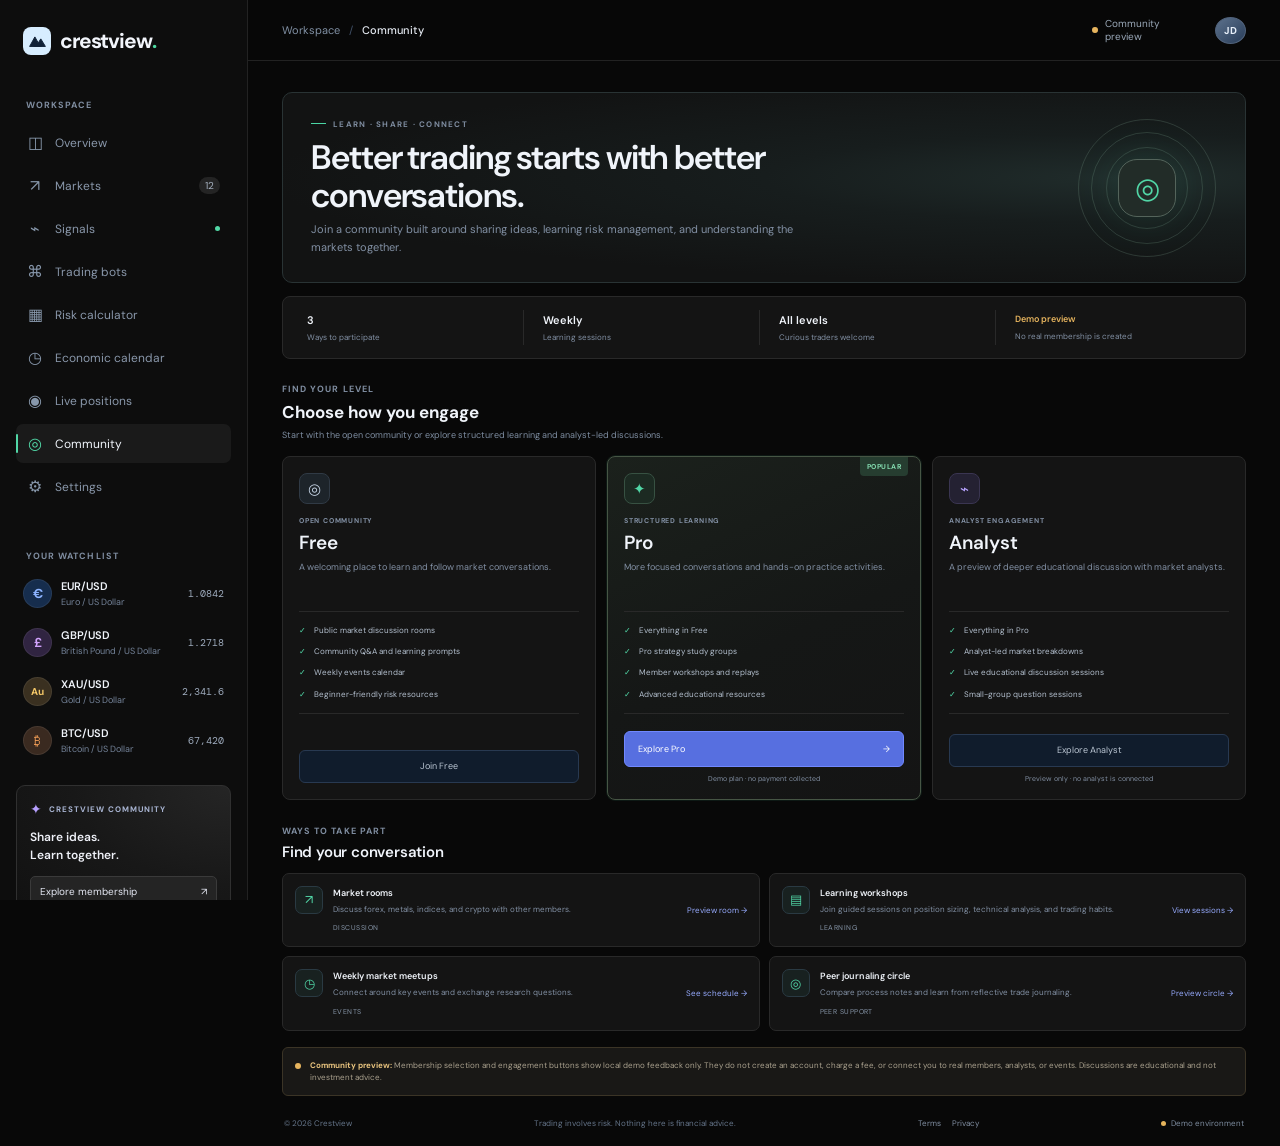
<file: community.html>
<!DOCTYPE html>
<html lang="en">
<head><meta charset="UTF-8"><meta name="viewport" content="width=device-width, initial-scale=1.0"><meta name="theme-color" content="#080808"><meta name="description" content="Explore Crestview community spaces, member tiers, events, and market discussions."><title>Join the community — Crestview</title><link rel="preconnect" href="https://fonts.googleapis.com"><link rel="preconnect" href="https://fonts.gstatic.com" crossorigin><link href="https://fonts.googleapis.com/css2?family=DM+Mono:wght@400;500&family=DM+Sans:wght@400;500;600;700&display=swap" rel="stylesheet"><link rel="stylesheet" href="styles.css"><link rel="stylesheet" href="pages.css"><script src="theme.js"></script><script src="pages.js" defer></script></head>
<body data-page="community"><div class="app-shell"><button class="mobile-nav-backdrop" id="mobile-nav-backdrop" type="button" aria-label="Close navigation menu"></button><aside class="sidebar" id="sidebar"><a class="brand" href="index.html" aria-label="Crestview home"><span class="brand-mark" aria-hidden="true"><svg viewBox="0 0 32 32"><path d="M4 23.5 12 9l5.1 9.1L21 12l7 11.5H4Z"/><path d="M10 23.5h12"/></svg></span><span>crestview<span class="brand-period">.</span></span></a><div class="workspace-label">WORKSPACE</div><nav class="side-nav" aria-label="Main navigation"><a class="nav-link" href="index.html"><span class="nav-icon">◫</span>Overview</a><a class="nav-link" href="markets.html"><span class="nav-icon">↗</span>Markets<span class="nav-count">12</span></a><a class="nav-link" href="signals.html"><span class="nav-icon">⌁</span>Signals<span class="nav-dot"></span></a><a class="nav-link" href="bots.html"><span class="nav-icon">⌘</span>Trading bots</a><a class="nav-link" href="calculator.html"><span class="nav-icon">▦</span>Risk calculator</a><a class="nav-link" href="calendar.html"><span class="nav-icon">◷</span>Economic calendar</a><a class="nav-link" href="positions.html"><span class="nav-icon">◉</span>Live positions</a><a class="nav-link active" href="community.html"><span class="nav-icon">◎</span>Community</a><a class="nav-link" href="settings.html"><span class="nav-icon">⚙</span>Settings</a></nav><div class="sidebar-divider"></div><div class="workspace-label">YOUR WATCHLIST</div><div class="side-watchlist"><a class="watch-item" href="market-eur-usd.html"><span class="currency-icon blue">€</span><span class="watch-copy"><strong>EUR/USD</strong><small>Euro / US Dollar</small></span><span class="watch-price">1.0842</span></a><a class="watch-item" href="market-gbp-usd.html"><span class="currency-icon purple">£</span><span class="watch-copy"><strong>GBP/USD</strong><small>British Pound / US Dollar</small></span><span class="watch-price">1.2718</span></a><a class="watch-item" href="market-xau-usd.html"><span class="currency-icon gold">Au</span><span class="watch-copy"><strong>XAU/USD</strong><small>Gold / US Dollar</small></span><span class="watch-price">2,341.6</span></a><a class="watch-item" href="market-btc-usd.html"><span class="currency-icon orange">₿</span><span class="watch-copy"><strong>BTC/USD</strong><small>Bitcoin / US Dollar</small></span><span class="watch-price">67,420</span></a></div><div class="sidebar-spacer"></div><div class="plan-card"><div class="plan-top"><span class="plan-spark">✦</span><span>CRESTVIEW COMMUNITY</span></div><p>Share ideas.<br>Learn together.</p><a class="plan-button" href="#community-tiers">Explore membership <span>↗</span></a></div><a class="profile-button" href="settings.html"><span class="avatar">JD</span><span class="profile-copy"><strong>Jordan Davis</strong><small>Demo account</small></span><span class="profile-menu">···</span></a></aside>
<main class="main-content"><header class="topbar"><button class="mobile-menu" id="menu-toggle" type="button" aria-label="Open navigation">☰</button><div class="breadcrumb"><a href="index.html">Workspace</a><span>/</span><strong>Community</strong></div><div class="topbar-actions"><div class="market-status"><span class="demo-pulse"></span> Community preview</div><a class="top-avatar" href="settings.html" aria-label="Settings">JD</a></div></header>
<div class="page-content"><section class="community-hero"><div><div class="eyebrow"><span class="eyebrow-line"></span> LEARN · SHARE · CONNECT</div><h1>Better trading starts with better conversations.</h1><p class="subtitle">Join a community built around sharing ideas, learning risk management, and understanding the markets together.</p></div><div class="community-hero-art"><span>◎</span><i></i><i></i><i></i></div></section>
<section class="community-stats"><div><strong>3</strong><span>Ways to participate</span></div><div><strong>Weekly</strong><span>Learning sessions</span></div><div><strong>All levels</strong><span>Curious traders welcome</span></div><div><strong class="demo-value">Demo preview</strong><span>No real membership is created</span></div></section>
<section class="community-tier-section" id="community-tiers"><div class="section-kicker">FIND YOUR LEVEL</div><h2>Choose how you engage</h2><p class="panel-description">Start with the open community or explore structured learning and analyst-led discussions.</p>
<div class="community-tiers">
  <article class="community-tier"><div class="tier-symbol tier-free">◎</div><span class="tier-kicker">OPEN COMMUNITY</span><h3>Free</h3><p class="tier-description">A welcoming place to learn and follow market conversations.</p><ul><li>Public market discussion rooms</li><li>Community Q&amp;A and learning prompts</li><li>Weekly events calendar</li><li>Beginner-friendly risk resources</li></ul><button class="outline-button community-join" type="button" data-tier="Free">Join Free</button></article>
  <article class="community-tier featured-tier"><span class="tier-ribbon">POPULAR</span><div class="tier-symbol tier-pro">✦</div><span class="tier-kicker">STRUCTURED LEARNING</span><h3>Pro</h3><p class="tier-description">More focused conversations and hands-on practice activities.</p><ul><li>Everything in Free</li><li>Pro strategy study groups</li><li>Member workshops and replays</li><li>Advanced educational resources</li></ul><button class="primary-button community-join" type="button" data-tier="Pro">Explore Pro <span>→</span></button><small class="tier-note">Demo plan · no payment collected</small></article>
  <article class="community-tier"><div class="tier-symbol tier-analyst">⌁</div><span class="tier-kicker">ANALYST ENGAGEMENT</span><h3>Analyst</h3><p class="tier-description">A preview of deeper educational discussion with market analysts.</p><ul><li>Everything in Pro</li><li>Analyst-led market breakdowns</li><li>Live educational discussion sessions</li><li>Small-group question sessions</li></ul><button class="outline-button community-join" type="button" data-tier="Analyst">Explore Analyst</button><small class="tier-note">Preview only · no analyst is connected</small></article>
</div></section>
<section class="community-activities"><div class="panel-heading"><div><div class="section-kicker">WAYS TO TAKE PART</div><h2>Find your conversation</h2></div></div><div class="activity-grid">
<article class="activity-card"><span class="activity-icon">↗</span><div><h3>Market rooms</h3><p>Discuss forex, metals, indices, and crypto with other members.</p><span class="activity-tag">DISCUSSION</span></div><button type="button" class="text-link activity-action" data-activity="Market rooms">Preview room →</button></article>
<article class="activity-card"><span class="activity-icon">▤</span><div><h3>Learning workshops</h3><p>Join guided sessions on position sizing, technical analysis, and trading habits.</p><span class="activity-tag">LEARNING</span></div><button type="button" class="text-link activity-action" data-activity="Learning workshops">View sessions →</button></article>
<article class="activity-card"><span class="activity-icon">◷</span><div><h3>Weekly market meetups</h3><p>Connect around key events and exchange research questions.</p><span class="activity-tag">EVENTS</span></div><button type="button" class="text-link activity-action" data-activity="Weekly market meetups">See schedule →</button></article>
<article class="activity-card"><span class="activity-icon">◎</span><div><h3>Peer journaling circle</h3><p>Compare process notes and learn from reflective trade journaling.</p><span class="activity-tag">PEER SUPPORT</span></div><button type="button" class="text-link activity-action" data-activity="Peer journaling circle">Preview circle →</button></article>
</div></section>
<div class="community-disclaimer"><span class="demo-pulse"></span><p><strong>Community preview:</strong> Membership selection and engagement buttons show local demo feedback only. They do not create an account, charge a fee, or connect you to real members, analysts, or events. Discussions are educational and not investment advice.</p></div>
<footer class="page-footer"><span>© 2026 Crestview</span><span>Trading involves risk. Nothing here is financial advice.</span><span class="footer-links"><a href="terms.html">Terms</a><a href="privacy.html">Privacy</a></span><span class="demo-footer"><i></i> Demo environment</span></footer></div></main></div><div class="toast" id="toast" role="status" aria-live="polite"></div></body></html>
</file>
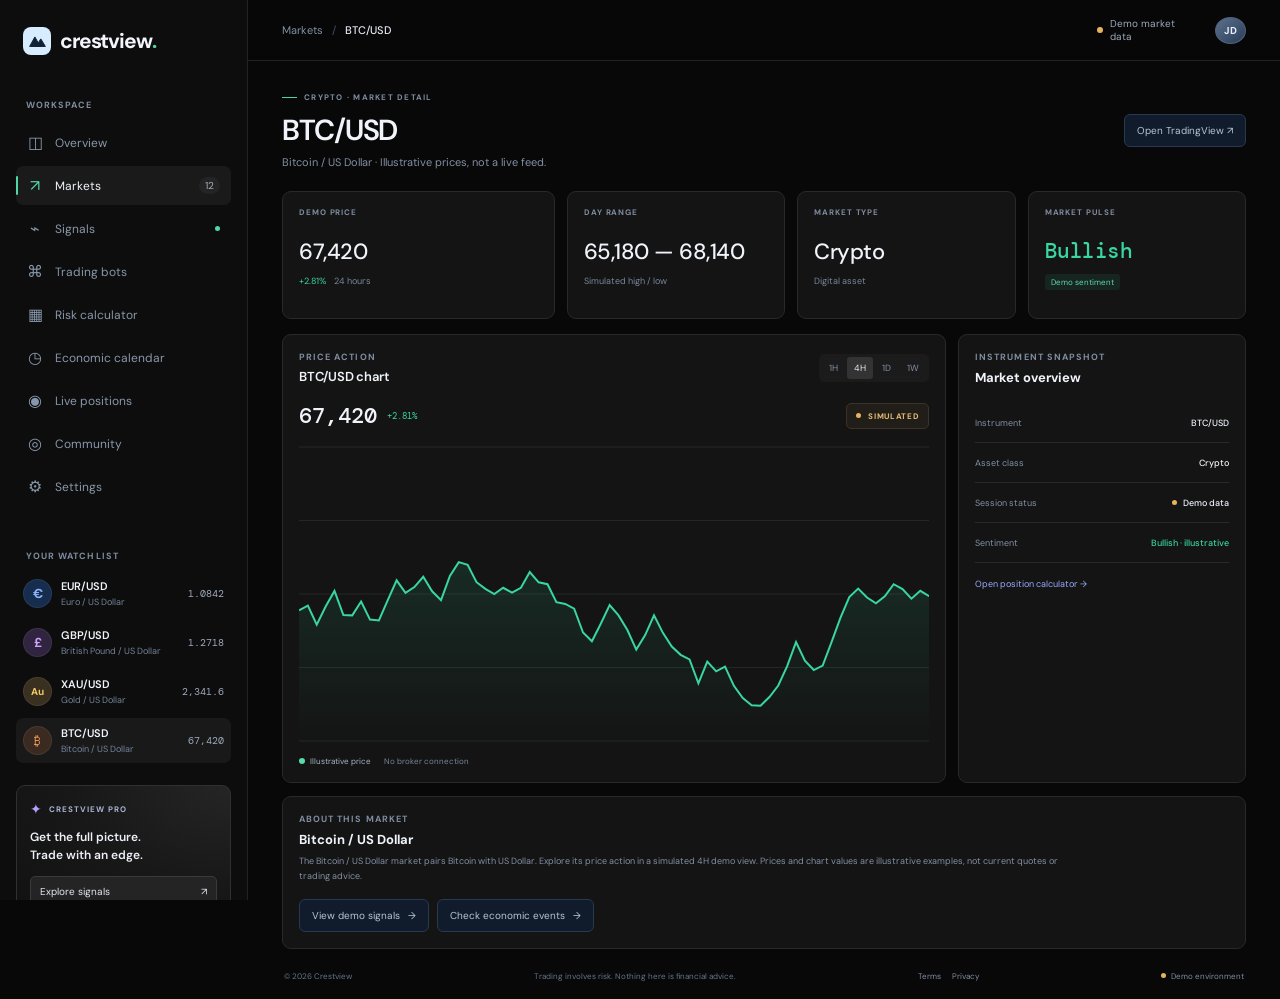
<file: market-btc-usd.html>
<!DOCTYPE html>
<html lang="en">
<head><meta charset="UTF-8"><meta name="viewport" content="width=device-width, initial-scale=1.0"><meta name="theme-color" content="#08111f"><meta name="description" content="Crestview demo market detail for BTC/USD Bitcoin versus US Dollar."><title>BTC/USD — Crestview Markets</title><link rel="preconnect" href="https://fonts.googleapis.com"><link rel="preconnect" href="https://fonts.gstatic.com" crossorigin><link href="https://fonts.googleapis.com/css2?family=DM+Mono:wght@400;500;600;700&family=DM+Sans:wght@400;500;600;700&display=swap" rel="stylesheet"><link rel="stylesheet" href="styles.css"><link rel="stylesheet" href="pages.css"><script src="theme.js"></script><script src="market-instrument.js" defer></script></head>
<body data-instrument="BTC/USD"><div class="app-shell"><button class="mobile-nav-backdrop" id="mobile-nav-backdrop" type="button" aria-label="Close navigation menu"></button><aside class="sidebar" id="sidebar"><a class="brand" href="index.html" aria-label="Crestview home"><span class="brand-mark" aria-hidden="true"><svg viewBox="0 0 32 32"><path d="M4 23.5 12 9l5.1 9.1L21 12l7 11.5H4Z"/><path d="M10 23.5h12"/></svg></span><span>crestview<span class="brand-period">.</span></span></a><div class="workspace-label">WORKSPACE</div><nav class="side-nav" aria-label="Main navigation"><a class="nav-link" href="index.html"><span class="nav-icon">◫</span>Overview</a><a class="nav-link active" href="markets.html"><span class="nav-icon">↗</span>Markets<span class="nav-count">12</span></a><a class="nav-link" href="signals.html"><span class="nav-icon">⌁</span>Signals<span class="nav-dot"></span></a><a class="nav-link" href="bots.html"><span class="nav-icon">⌘</span>Trading bots</a><a class="nav-link" href="calculator.html"><span class="nav-icon">▦</span>Risk calculator</a><a class="nav-link" href="calendar.html"><span class="nav-icon">◷</span>Economic calendar</a><a class="nav-link" href="settings.html"><span class="nav-icon">⚙</span>Settings</a></nav><div class="sidebar-divider"></div><div class="workspace-label">YOUR WATCHLIST</div><div class="side-watchlist"><a class="watch-item" href="market-eur-usd.html"><span class="currency-icon blue">€</span><span class="watch-copy"><strong>EUR/USD</strong><small>Euro / US Dollar</small></span><span class="watch-price">1.0842</span></a><a class="watch-item" href="market-gbp-usd.html"><span class="currency-icon purple">£</span><span class="watch-copy"><strong>GBP/USD</strong><small>British Pound / US Dollar</small></span><span class="watch-price">1.2718</span></a><a class="watch-item" href="market-xau-usd.html"><span class="currency-icon gold">Au</span><span class="watch-copy"><strong>XAU/USD</strong><small>Gold / US Dollar</small></span><span class="watch-price">2,341.6</span></a><a class="watch-item selected" href="market-btc-usd.html"><span class="currency-icon orange">₿</span><span class="watch-copy"><strong>BTC/USD</strong><small>Bitcoin / US Dollar</small></span><span class="watch-price">67,420</span></a></div><div class="sidebar-spacer"></div><div class="plan-card"><div class="plan-top"><span class="plan-spark">✦</span><span>CRESTVIEW PRO</span></div><p>Get the full picture.<br>Trade with an edge.</p><a class="plan-button" href="signals.html">Explore signals <span>↗</span></a></div><a class="profile-button" href="settings.html"><span class="avatar">JD</span><span class="profile-copy"><strong>Jordan Davis</strong><small>Demo account</small></span><span class="profile-menu">···</span></a></aside>
<main class="main-content"><header class="topbar"><button class="mobile-menu" id="menu-toggle" type="button" aria-label="Open navigation">☰</button><div class="breadcrumb"><a href="markets.html">Markets</a><span>/</span><strong>BTC/USD</strong></div><div class="topbar-actions"><div class="market-status"><span class="demo-pulse"></span> Demo market data</div><a class="top-avatar" href="settings.html" aria-label="Settings">JD</a></div></header><div class="page-content"><section class="page-heading"><div><div class="eyebrow"><span class="eyebrow-line"></span> CRYPTO · MARKET DETAIL</div><h1>BTC/USD</h1><p class="subtitle">Bitcoin / US Dollar · Illustrative prices, not a live feed.</p></div><a class="outline-button" href="https://www.tradingview.com/chart/?symbol=BITSTAMP%3ABTCUSD" target="_blank" rel="noopener noreferrer">Open TradingView ↗</a></section>
<section class="summary-grid market-summary"><article class="summary-card"><div class="card-heading">DEMO PRICE</div><div class="metric-value instrument-price"></div><div class="metric-footer"><span class="change-text instrument-change"></span><span class="metric-muted">24 hours</span></div></article><article class="summary-card"><div class="card-heading">DAY RANGE</div><div class="metric-value instrument-range"></div><div class="metric-footer"><span class="metric-muted">Simulated high / low</span></div></article><article class="summary-card"><div class="card-heading">MARKET TYPE</div><div class="metric-value">Crypto</div><div class="metric-footer"><span class="metric-muted">Digital asset</span></div></article><article class="summary-card"><div class="card-heading">MARKET PULSE</div><div class="metric-value positive-text">Bullish</div><div class="metric-footer"><span class="mini-tag">Demo sentiment</span></div></article></section>
<section class="market-detail-grid"><article class="panel instrument-chart-panel"><div class="panel-heading"><div><div class="section-kicker">PRICE ACTION</div><h2><span class="instrument-symbol">BTC/USD</span> chart</h2></div><div class="timeframes" role="group" aria-label="Chart timeframe"><button type="button" data-instrument-period="1H">1H</button><button type="button" data-instrument-period="4H" class="selected">4H</button><button type="button" data-instrument-period="1D">1D</button><button type="button" data-instrument-period="1W">1W</button></div></div><div class="instrument-quote"><strong class="instrument-price"></strong><span class="instrument-change"></span><span class="demo-badge"><i></i> SIMULATED</span></div><div class="instrument-chart-wrap"><canvas id="instrument-chart" aria-label="Illustrative market price chart"></canvas></div><div class="chart-footer"><span><i class="legend-dot"></i> Illustrative price</span><span>No broker connection</span></div></article><aside class="panel instrument-info"><div class="section-kicker">INSTRUMENT SNAPSHOT</div><h2>Market overview</h2><div class="instrument-stat"><span>Instrument</span><strong class="instrument-symbol">BTC/USD</strong></div><div class="instrument-stat"><span>Asset class</span><strong class="instrument-class">Crypto</strong></div><div class="instrument-stat"><span>Session status</span><strong><i class="demo-pulse"></i> Demo data</strong></div><div class="instrument-stat"><span>Sentiment</span><strong class="positive-text">Bullish · illustrative</strong></div><a class="text-link instrument-calc-link" href="calculator.html">Open position calculator →</a></aside></section>
<section class="panel instrument-description-panel"><div class="section-kicker">ABOUT THIS MARKET</div><h2 class="instrument-description-title">Bitcoin / US Dollar</h2><p class="instrument-description-copy">Explore the price action for this instrument in a simulated demo view. The chart and market values are examples for interface demonstration only; they are not current quotes or trading advice.</p><div class="instrument-quick-links"><a class="outline-button" href="signals.html">View demo signals <span>→</span></a><a class="outline-button" href="calendar.html">Check economic events <span>→</span></a></div></section><footer class="page-footer"><span>© 2026 Crestview</span><span>Trading involves risk. Nothing here is financial advice.</span><span class="footer-links"><a href="terms.html">Terms</a><a href="privacy.html">Privacy</a></span><span class="demo-footer"><i></i> Demo environment</span></footer></div></main></div></body></html>
</file>
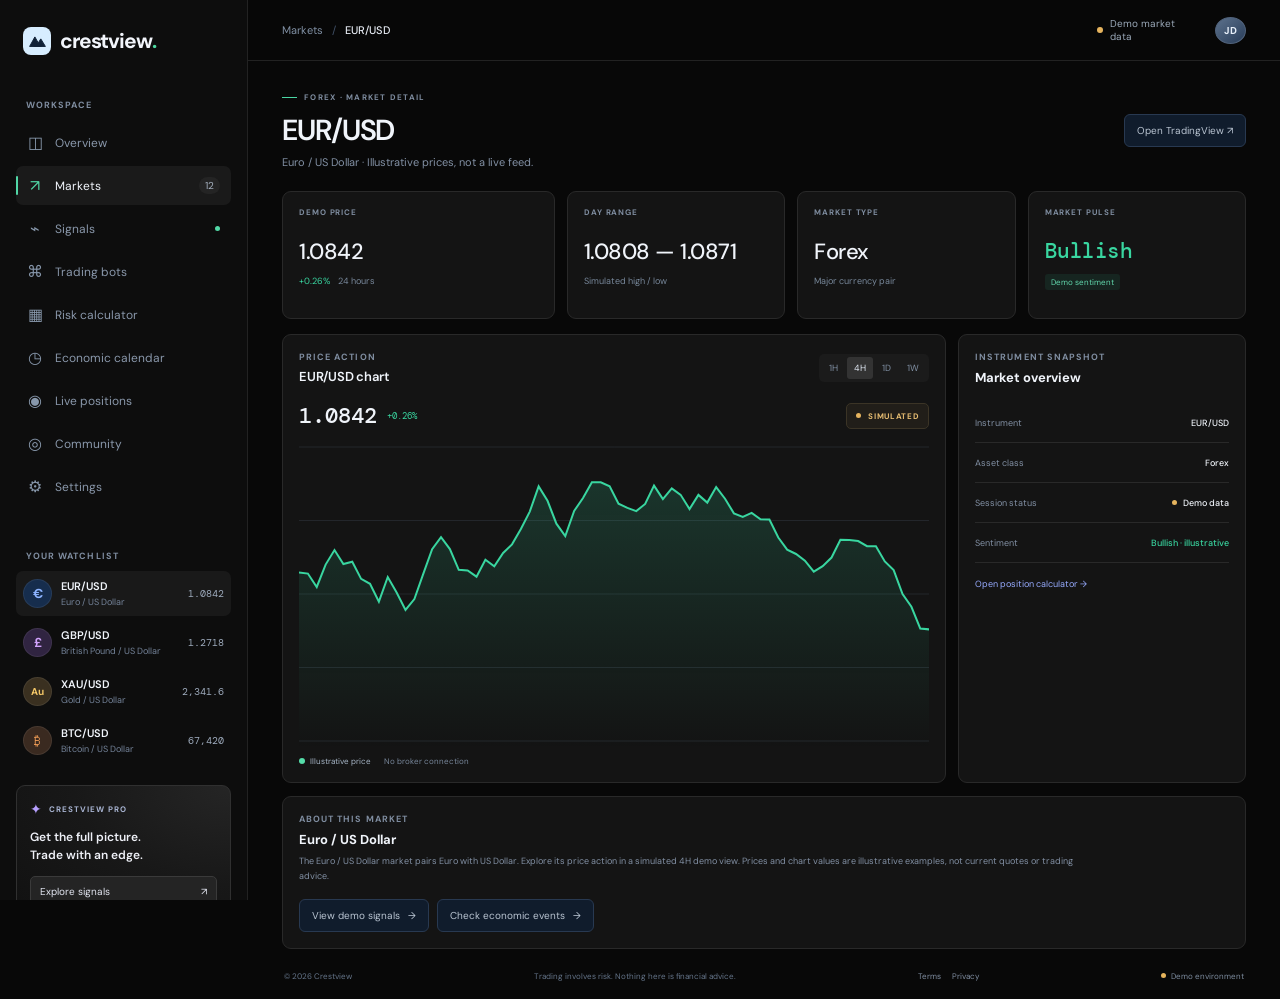
<file: market-eur-usd.html>
<!DOCTYPE html>
<html lang="en">
<head><meta charset="UTF-8"><meta name="viewport" content="width=device-width, initial-scale=1.0"><meta name="theme-color" content="#08111f"><meta name="description" content="Crestview demo market detail for EUR/USD Euro versus US Dollar."><title>EUR/USD — Crestview Markets</title><link rel="preconnect" href="https://fonts.googleapis.com"><link rel="preconnect" href="https://fonts.gstatic.com" crossorigin><link href="https://fonts.googleapis.com/css2?family=DM+Mono:wght@400;500&family=DM+Sans:wght@400;500;600;700&display=swap" rel="stylesheet"><link rel="stylesheet" href="styles.css"><link rel="stylesheet" href="pages.css"><script src="theme.js"></script><script src="market-instrument.js" defer></script></head>
<body data-instrument="EUR/USD"><div class="app-shell"><button class="mobile-nav-backdrop" id="mobile-nav-backdrop" type="button" aria-label="Close navigation menu"></button><aside class="sidebar" id="sidebar"><a class="brand" href="index.html" aria-label="Crestview home"><span class="brand-mark" aria-hidden="true"><svg viewBox="0 0 32 32"><path d="M4 23.5 12 9l5.1 9.1L21 12l7 11.5H4Z"/><path d="M10 23.5h12"/></svg></span><span>crestview<span class="brand-period">.</span></span></a><div class="workspace-label">WORKSPACE</div><nav class="side-nav" aria-label="Main navigation"><a class="nav-link" href="index.html"><span class="nav-icon">◫</span>Overview</a><a class="nav-link active" href="markets.html"><span class="nav-icon">↗</span>Markets<span class="nav-count">12</span></a><a class="nav-link" href="signals.html"><span class="nav-icon">⌁</span>Signals<span class="nav-dot"></span></a><a class="nav-link" href="bots.html"><span class="nav-icon">⌘</span>Trading bots</a><a class="nav-link" href="calculator.html"><span class="nav-icon">▦</span>Risk calculator</a><a class="nav-link" href="calendar.html"><span class="nav-icon">◷</span>Economic calendar</a><a class="nav-link" href="settings.html"><span class="nav-icon">⚙</span>Settings</a></nav><div class="sidebar-divider"></div><div class="workspace-label">YOUR WATCHLIST</div><div class="side-watchlist"><a class="watch-item selected" href="market-eur-usd.html"><span class="currency-icon blue">€</span><span class="watch-copy"><strong>EUR/USD</strong><small>Euro / US Dollar</small></span><span class="watch-price">1.0842</span></a><a class="watch-item" href="market-gbp-usd.html"><span class="currency-icon purple">£</span><span class="watch-copy"><strong>GBP/USD</strong><small>British Pound / US Dollar</small></span><span class="watch-price">1.2718</span></a><a class="watch-item" href="market-xau-usd.html"><span class="currency-icon gold">Au</span><span class="watch-copy"><strong>XAU/USD</strong><small>Gold / US Dollar</small></span><span class="watch-price">2,341.6</span></a><a class="watch-item" href="market-btc-usd.html"><span class="currency-icon orange">₿</span><span class="watch-copy"><strong>BTC/USD</strong><small>Bitcoin / US Dollar</small></span><span class="watch-price">67,420</span></a></div><div class="sidebar-spacer"></div><div class="plan-card"><div class="plan-top"><span class="plan-spark">✦</span><span>CRESTVIEW PRO</span></div><p>Get the full picture.<br>Trade with an edge.</p><a class="plan-button" href="signals.html">Explore signals <span>↗</span></a></div><a class="profile-button" href="settings.html"><span class="avatar">JD</span><span class="profile-copy"><strong>Jordan Davis</strong><small>Demo account</small></span><span class="profile-menu">···</span></a></aside>
<main class="main-content"><header class="topbar"><button class="mobile-menu" id="menu-toggle" type="button" aria-label="Open navigation">☰</button><div class="breadcrumb"><a href="markets.html">Markets</a><span>/</span><strong>EUR/USD</strong></div><div class="topbar-actions"><div class="market-status"><span class="demo-pulse"></span> Demo market data</div><a class="top-avatar" href="settings.html" aria-label="Settings">JD</a></div></header><div class="page-content"><section class="page-heading"><div><div class="eyebrow"><span class="eyebrow-line"></span> FOREX · MARKET DETAIL</div><h1>EUR/USD</h1><p class="subtitle">Euro / US Dollar · Illustrative prices, not a live feed.</p></div><a class="outline-button" href="https://www.tradingview.com/chart/?symbol=OANDA%3AEURUSD" target="_blank" rel="noopener noreferrer">Open TradingView ↗</a></section>
<section class="summary-grid market-summary"><article class="summary-card"><div class="card-heading">DEMO PRICE</div><div class="metric-value instrument-price"></div><div class="metric-footer"><span class="change-text instrument-change"></span><span class="metric-muted">24 hours</span></div></article><article class="summary-card"><div class="card-heading">DAY RANGE</div><div class="metric-value instrument-range"></div><div class="metric-footer"><span class="metric-muted">Simulated high / low</span></div></article><article class="summary-card"><div class="card-heading">MARKET TYPE</div><div class="metric-value">Forex</div><div class="metric-footer"><span class="metric-muted">Major currency pair</span></div></article><article class="summary-card"><div class="card-heading">MARKET PULSE</div><div class="metric-value positive-text">Bullish</div><div class="metric-footer"><span class="mini-tag">Demo sentiment</span></div></article></section>
<section class="market-detail-grid"><article class="panel instrument-chart-panel"><div class="panel-heading"><div><div class="section-kicker">PRICE ACTION</div><h2><span class="instrument-symbol">EUR/USD</span> chart</h2></div><div class="timeframes" role="group" aria-label="Chart timeframe"><button type="button" data-instrument-period="1H">1H</button><button type="button" data-instrument-period="4H" class="selected">4H</button><button type="button" data-instrument-period="1D">1D</button><button type="button" data-instrument-period="1W">1W</button></div></div><div class="instrument-quote"><strong class="instrument-price"></strong><span class="instrument-change"></span><span class="demo-badge"><i></i> SIMULATED</span></div><div class="instrument-chart-wrap"><canvas id="instrument-chart" aria-label="Illustrative market price chart"></canvas></div><div class="chart-footer"><span><i class="legend-dot"></i> Illustrative price</span><span>No broker connection</span></div></article>
<aside class="panel instrument-info"><div class="section-kicker">INSTRUMENT SNAPSHOT</div><h2>Market overview</h2><div class="instrument-stat"><span>Instrument</span><strong class="instrument-symbol">EUR/USD</strong></div><div class="instrument-stat"><span>Asset class</span><strong class="instrument-class">Forex</strong></div><div class="instrument-stat"><span>Session status</span><strong><i class="demo-pulse"></i> Demo data</strong></div><div class="instrument-stat"><span>Sentiment</span><strong class="positive-text">Bullish · illustrative</strong></div><a class="text-link instrument-calc-link" href="calculator.html">Open position calculator →</a></aside></section>
<section class="panel instrument-description-panel"><div class="section-kicker">ABOUT THIS MARKET</div><h2 class="instrument-description-title">Euro / US Dollar</h2><p class="instrument-description-copy">Explore the price action for this instrument in a simulated demo view. The chart and market values are examples for interface demonstration only; they are not current quotes or trading advice.</p><div class="instrument-quick-links"><a class="outline-button" href="signals.html">View demo signals <span>→</span></a><a class="outline-button" href="calendar.html">Check economic events <span>→</span></a></div></section>
<footer class="page-footer"><span>© 2026 Crestview</span><span>Trading involves risk. Nothing here is financial advice.</span><span class="footer-links"><a href="terms.html">Terms</a><a href="privacy.html">Privacy</a></span><span class="demo-footer"><i></i> Demo environment</span></footer></div></main></div></body></html>
</file>
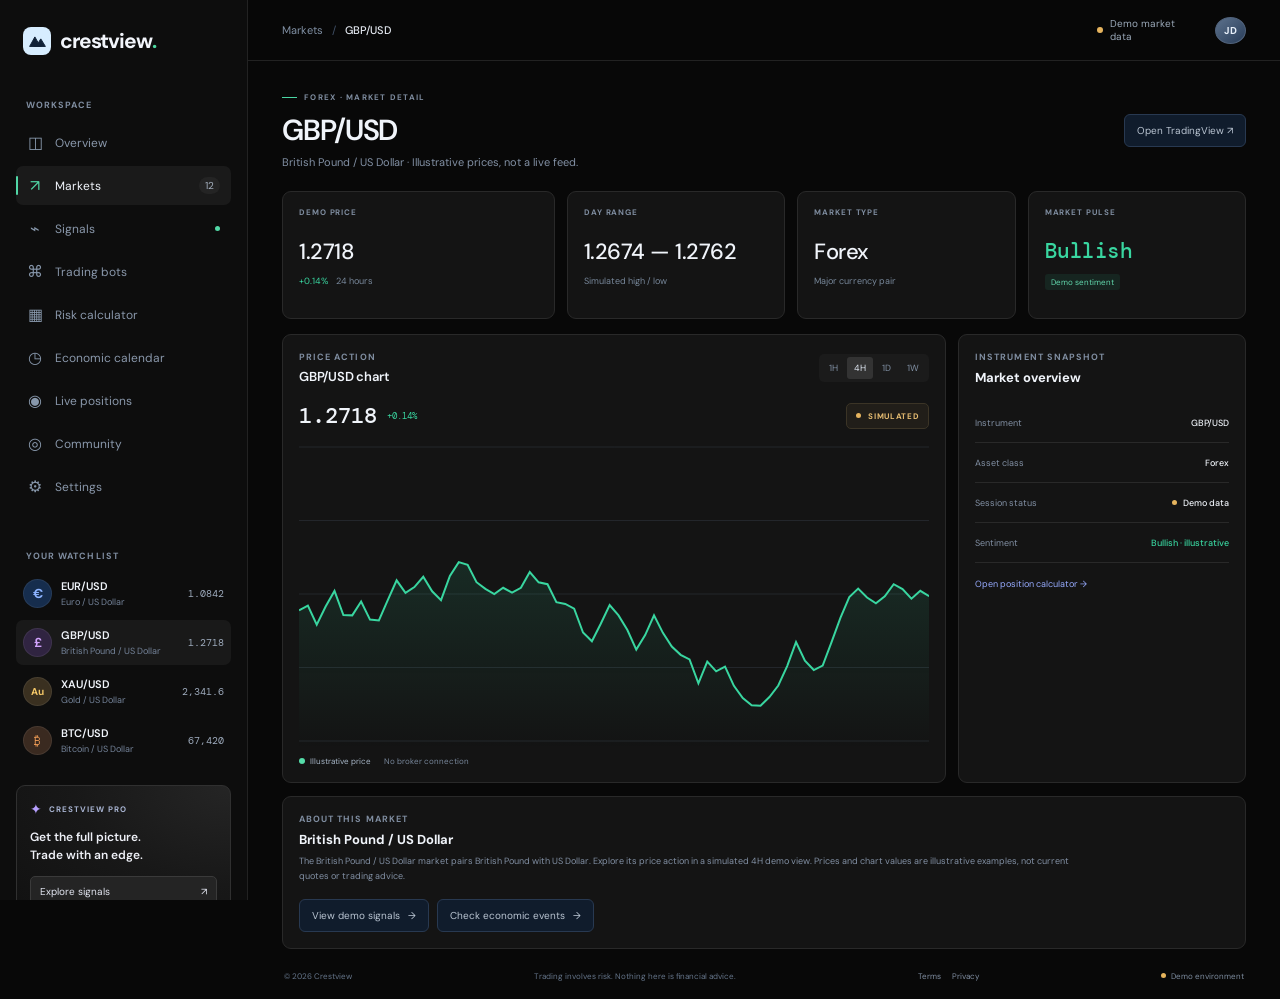
<file: market-gbp-usd.html>
<!DOCTYPE html>
<html lang="en">
<head><meta charset="UTF-8"><meta name="viewport" content="width=device-width, initial-scale=1.0"><meta name="theme-color" content="#08111f"><meta name="description" content="Crestview demo market detail for GBP/USD British Pound versus US Dollar."><title>GBP/USD — Crestview Markets</title><link rel="preconnect" href="https://fonts.googleapis.com"><link rel="preconnect" href="https://fonts.gstatic.com" crossorigin><link href="https://fonts.googleapis.com/css2?family=DM+Mono:wght@400;500&family=DM+Sans:wght@400;500;600;700&display=swap" rel="stylesheet"><link rel="stylesheet" href="styles.css"><link rel="stylesheet" href="pages.css"><script src="theme.js"></script><script src="market-instrument.js" defer></script></head>
<body data-instrument="GBP/USD"><div class="app-shell"><button class="mobile-nav-backdrop" id="mobile-nav-backdrop" type="button" aria-label="Close navigation menu"></button><aside class="sidebar" id="sidebar"><a class="brand" href="index.html" aria-label="Crestview home"><span class="brand-mark" aria-hidden="true"><svg viewBox="0 0 32 32"><path d="M4 23.5 12 9l5.1 9.1L21 12l7 11.5H4Z"/><path d="M10 23.5h12"/></svg></span><span>crestview<span class="brand-period">.</span></span></a><div class="workspace-label">WORKSPACE</div><nav class="side-nav" aria-label="Main navigation"><a class="nav-link" href="index.html"><span class="nav-icon">◫</span>Overview</a><a class="nav-link active" href="markets.html"><span class="nav-icon">↗</span>Markets<span class="nav-count">12</span></a><a class="nav-link" href="signals.html"><span class="nav-icon">⌁</span>Signals<span class="nav-dot"></span></a><a class="nav-link" href="bots.html"><span class="nav-icon">⌘</span>Trading bots</a><a class="nav-link" href="calculator.html"><span class="nav-icon">▦</span>Risk calculator</a><a class="nav-link" href="calendar.html"><span class="nav-icon">◷</span>Economic calendar</a><a class="nav-link" href="settings.html"><span class="nav-icon">⚙</span>Settings</a></nav><div class="sidebar-divider"></div><div class="workspace-label">YOUR WATCHLIST</div><div class="side-watchlist"><a class="watch-item" href="market-eur-usd.html"><span class="currency-icon blue">€</span><span class="watch-copy"><strong>EUR/USD</strong><small>Euro / US Dollar</small></span><span class="watch-price">1.0842</span></a><a class="watch-item selected" href="market-gbp-usd.html"><span class="currency-icon purple">£</span><span class="watch-copy"><strong>GBP/USD</strong><small>British Pound / US Dollar</small></span><span class="watch-price">1.2718</span></a><a class="watch-item" href="market-xau-usd.html"><span class="currency-icon gold">Au</span><span class="watch-copy"><strong>XAU/USD</strong><small>Gold / US Dollar</small></span><span class="watch-price">2,341.6</span></a><a class="watch-item" href="market-btc-usd.html"><span class="currency-icon orange">₿</span><span class="watch-copy"><strong>BTC/USD</strong><small>Bitcoin / US Dollar</small></span><span class="watch-price">67,420</span></a></div><div class="sidebar-spacer"></div><div class="plan-card"><div class="plan-top"><span class="plan-spark">✦</span><span>CRESTVIEW PRO</span></div><p>Get the full picture.<br>Trade with an edge.</p><a class="plan-button" href="signals.html">Explore signals <span>↗</span></a></div><a class="profile-button" href="settings.html"><span class="avatar">JD</span><span class="profile-copy"><strong>Jordan Davis</strong><small>Demo account</small></span><span class="profile-menu">···</span></a></aside>
<main class="main-content"><header class="topbar"><button class="mobile-menu" id="menu-toggle" type="button" aria-label="Open navigation">☰</button><div class="breadcrumb"><a href="markets.html">Markets</a><span>/</span><strong>GBP/USD</strong></div><div class="topbar-actions"><div class="market-status"><span class="demo-pulse"></span> Demo market data</div><a class="top-avatar" href="settings.html" aria-label="Settings">JD</a></div></header><div class="page-content"><section class="page-heading"><div><div class="eyebrow"><span class="eyebrow-line"></span> FOREX · MARKET DETAIL</div><h1>GBP/USD</h1><p class="subtitle">British Pound / US Dollar · Illustrative prices, not a live feed.</p></div><a class="outline-button" href="https://www.tradingview.com/chart/?symbol=OANDA%3AGBPUSD" target="_blank" rel="noopener noreferrer">Open TradingView ↗</a></section>
<section class="summary-grid market-summary"><article class="summary-card"><div class="card-heading">DEMO PRICE</div><div class="metric-value instrument-price"></div><div class="metric-footer"><span class="change-text instrument-change"></span><span class="metric-muted">24 hours</span></div></article><article class="summary-card"><div class="card-heading">DAY RANGE</div><div class="metric-value instrument-range"></div><div class="metric-footer"><span class="metric-muted">Simulated high / low</span></div></article><article class="summary-card"><div class="card-heading">MARKET TYPE</div><div class="metric-value">Forex</div><div class="metric-footer"><span class="metric-muted">Major currency pair</span></div></article><article class="summary-card"><div class="card-heading">MARKET PULSE</div><div class="metric-value positive-text">Bullish</div><div class="metric-footer"><span class="mini-tag">Demo sentiment</span></div></article></section>
<section class="market-detail-grid"><article class="panel instrument-chart-panel"><div class="panel-heading"><div><div class="section-kicker">PRICE ACTION</div><h2><span class="instrument-symbol">GBP/USD</span> chart</h2></div><div class="timeframes" role="group" aria-label="Chart timeframe"><button type="button" data-instrument-period="1H">1H</button><button type="button" data-instrument-period="4H" class="selected">4H</button><button type="button" data-instrument-period="1D">1D</button><button type="button" data-instrument-period="1W">1W</button></div></div><div class="instrument-quote"><strong class="instrument-price"></strong><span class="instrument-change"></span><span class="demo-badge"><i></i> SIMULATED</span></div><div class="instrument-chart-wrap"><canvas id="instrument-chart" aria-label="Illustrative market price chart"></canvas></div><div class="chart-footer"><span><i class="legend-dot"></i> Illustrative price</span><span>No broker connection</span></div></article><aside class="panel instrument-info"><div class="section-kicker">INSTRUMENT SNAPSHOT</div><h2>Market overview</h2><div class="instrument-stat"><span>Instrument</span><strong class="instrument-symbol">GBP/USD</strong></div><div class="instrument-stat"><span>Asset class</span><strong class="instrument-class">Forex</strong></div><div class="instrument-stat"><span>Session status</span><strong><i class="demo-pulse"></i> Demo data</strong></div><div class="instrument-stat"><span>Sentiment</span><strong class="positive-text">Bullish · illustrative</strong></div><a class="text-link instrument-calc-link" href="calculator.html">Open position calculator →</a></aside></section>
<section class="panel instrument-description-panel"><div class="section-kicker">ABOUT THIS MARKET</div><h2 class="instrument-description-title">British Pound / US Dollar</h2><p class="instrument-description-copy">Explore the price action for this instrument in a simulated demo view. The chart and market values are examples for interface demonstration only; they are not current quotes or trading advice.</p><div class="instrument-quick-links"><a class="outline-button" href="signals.html">View demo signals <span>→</span></a><a class="outline-button" href="calendar.html">Check economic events <span>→</span></a></div></section><footer class="page-footer"><span>© 2026 Crestview</span><span>Trading involves risk. Nothing here is financial advice.</span><span class="footer-links"><a href="terms.html">Terms</a><a href="privacy.html">Privacy</a></span><span class="demo-footer"><i></i> Demo environment</span></footer></div></main></div></body></html>
</file>
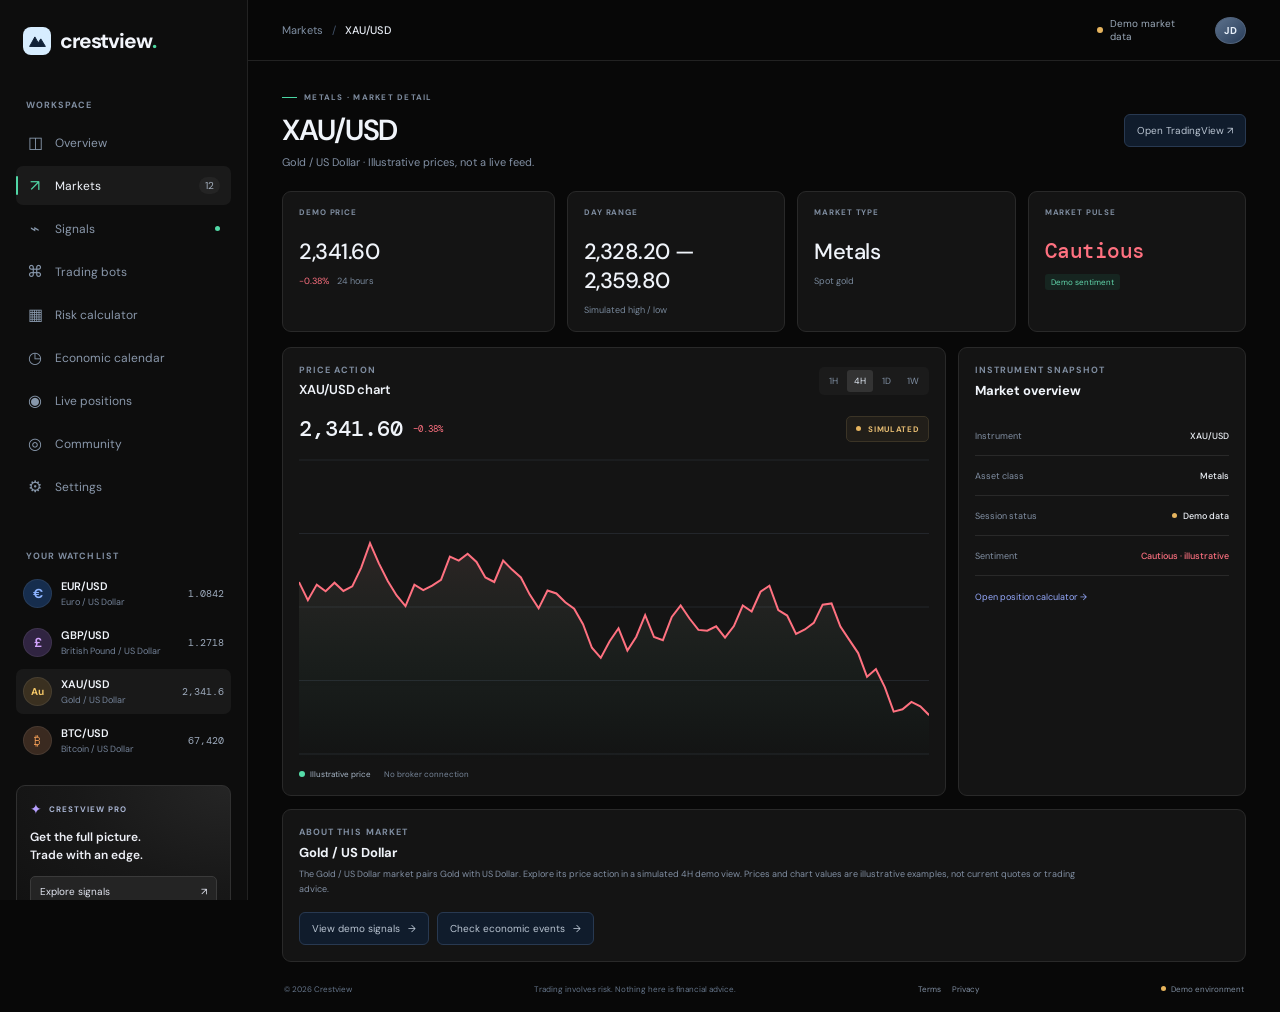
<file: market-xau-usd.html>
<!DOCTYPE html>
<html lang="en">
<head><meta charset="UTF-8"><meta name="viewport" content="width=device-width, initial-scale=1.0"><meta name="theme-color" content="#08111f"><meta name="description" content="Crestview demo market detail for XAU/USD gold versus US Dollar."><title>XAU/USD — Crestview Markets</title><link rel="preconnect" href="https://fonts.googleapis.com"><link rel="preconnect" href="https://fonts.gstatic.com" crossorigin><link href="https://fonts.googleapis.com/css2?family=DM+Mono:wght@400;500;600;700&family=DM+Sans:wght@400;500;600;700&display=swap" rel="stylesheet"><link rel="stylesheet" href="styles.css"><link rel="stylesheet" href="pages.css"><script src="theme.js"></script><script src="market-instrument.js" defer></script></head>
<body data-instrument="XAU/USD"><div class="app-shell"><button class="mobile-nav-backdrop" id="mobile-nav-backdrop" type="button" aria-label="Close navigation menu"></button><aside class="sidebar" id="sidebar"><a class="brand" href="index.html" aria-label="Crestview home"><span class="brand-mark" aria-hidden="true"><svg viewBox="0 0 32 32"><path d="M4 23.5 12 9l5.1 9.1L21 12l7 11.5H4Z"/><path d="M10 23.5h12"/></svg></span><span>crestview<span class="brand-period">.</span></span></a><div class="workspace-label">WORKSPACE</div><nav class="side-nav" aria-label="Main navigation"><a class="nav-link" href="index.html"><span class="nav-icon">◫</span>Overview</a><a class="nav-link active" href="markets.html"><span class="nav-icon">↗</span>Markets<span class="nav-count">12</span></a><a class="nav-link" href="signals.html"><span class="nav-icon">⌁</span>Signals<span class="nav-dot"></span></a><a class="nav-link" href="bots.html"><span class="nav-icon">⌘</span>Trading bots</a><a class="nav-link" href="calculator.html"><span class="nav-icon">▦</span>Risk calculator</a><a class="nav-link" href="calendar.html"><span class="nav-icon">◷</span>Economic calendar</a><a class="nav-link" href="settings.html"><span class="nav-icon">⚙</span>Settings</a></nav><div class="sidebar-divider"></div><div class="workspace-label">YOUR WATCHLIST</div><div class="side-watchlist"><a class="watch-item" href="market-eur-usd.html"><span class="currency-icon blue">€</span><span class="watch-copy"><strong>EUR/USD</strong><small>Euro / US Dollar</small></span><span class="watch-price">1.0842</span></a><a class="watch-item" href="market-gbp-usd.html"><span class="currency-icon purple">£</span><span class="watch-copy"><strong>GBP/USD</strong><small>British Pound / US Dollar</small></span><span class="watch-price">1.2718</span></a><a class="watch-item selected" href="market-xau-usd.html"><span class="currency-icon gold">Au</span><span class="watch-copy"><strong>XAU/USD</strong><small>Gold / US Dollar</small></span><span class="watch-price">2,341.6</span></a><a class="watch-item" href="market-btc-usd.html"><span class="currency-icon orange">₿</span><span class="watch-copy"><strong>BTC/USD</strong><small>Bitcoin / US Dollar</small></span><span class="watch-price">67,420</span></a></div><div class="sidebar-spacer"></div><div class="plan-card"><div class="plan-top"><span class="plan-spark">✦</span><span>CRESTVIEW PRO</span></div><p>Get the full picture.<br>Trade with an edge.</p><a class="plan-button" href="signals.html">Explore signals <span>↗</span></a></div><a class="profile-button" href="settings.html"><span class="avatar">JD</span><span class="profile-copy"><strong>Jordan Davis</strong><small>Demo account</small></span><span class="profile-menu">···</span></a></aside>
<main class="main-content"><header class="topbar"><button class="mobile-menu" id="menu-toggle" type="button" aria-label="Open navigation">☰</button><div class="breadcrumb"><a href="markets.html">Markets</a><span>/</span><strong>XAU/USD</strong></div><div class="topbar-actions"><div class="market-status"><span class="demo-pulse"></span> Demo market data</div><a class="top-avatar" href="settings.html" aria-label="Settings">JD</a></div></header><div class="page-content"><section class="page-heading"><div><div class="eyebrow"><span class="eyebrow-line"></span> METALS · MARKET DETAIL</div><h1>XAU/USD</h1><p class="subtitle">Gold / US Dollar · Illustrative prices, not a live feed.</p></div><a class="outline-button" href="https://www.tradingview.com/chart/?symbol=OANDA%3AXAUUSD" target="_blank" rel="noopener noreferrer">Open TradingView ↗</a></section>
<section class="summary-grid market-summary"><article class="summary-card"><div class="card-heading">DEMO PRICE</div><div class="metric-value instrument-price"></div><div class="metric-footer"><span class="change-text instrument-change"></span><span class="metric-muted">24 hours</span></div></article><article class="summary-card"><div class="card-heading">DAY RANGE</div><div class="metric-value instrument-range"></div><div class="metric-footer"><span class="metric-muted">Simulated high / low</span></div></article><article class="summary-card"><div class="card-heading">MARKET TYPE</div><div class="metric-value">Metals</div><div class="metric-footer"><span class="metric-muted">Spot gold</span></div></article><article class="summary-card"><div class="card-heading">MARKET PULSE</div><div class="metric-value negative-text">Cautious</div><div class="metric-footer"><span class="mini-tag">Demo sentiment</span></div></article></section>
<section class="market-detail-grid"><article class="panel instrument-chart-panel"><div class="panel-heading"><div><div class="section-kicker">PRICE ACTION</div><h2><span class="instrument-symbol">XAU/USD</span> chart</h2></div><div class="timeframes" role="group" aria-label="Chart timeframe"><button type="button" data-instrument-period="1H">1H</button><button type="button" data-instrument-period="4H" class="selected">4H</button><button type="button" data-instrument-period="1D">1D</button><button type="button" data-instrument-period="1W">1W</button></div></div><div class="instrument-quote"><strong class="instrument-price"></strong><span class="instrument-change"></span><span class="demo-badge"><i></i> SIMULATED</span></div><div class="instrument-chart-wrap"><canvas id="instrument-chart" aria-label="Illustrative market price chart"></canvas></div><div class="chart-footer"><span><i class="legend-dot"></i> Illustrative price</span><span>No broker connection</span></div></article><aside class="panel instrument-info"><div class="section-kicker">INSTRUMENT SNAPSHOT</div><h2>Market overview</h2><div class="instrument-stat"><span>Instrument</span><strong class="instrument-symbol">XAU/USD</strong></div><div class="instrument-stat"><span>Asset class</span><strong class="instrument-class">Metals</strong></div><div class="instrument-stat"><span>Session status</span><strong><i class="demo-pulse"></i> Demo data</strong></div><div class="instrument-stat"><span>Sentiment</span><strong class="negative-text">Cautious · illustrative</strong></div><a class="text-link instrument-calc-link" href="calculator.html">Open position calculator →</a></aside></section>
<section class="panel instrument-description-panel"><div class="section-kicker">ABOUT THIS MARKET</div><h2 class="instrument-description-title">Gold / US Dollar</h2><p class="instrument-description-copy">Explore the price action for this instrument in a simulated demo view. The chart and market values are examples for interface demonstration only; they are not current quotes or trading advice.</p><div class="instrument-quick-links"><a class="outline-button" href="signals.html">View demo signals <span>→</span></a><a class="outline-button" href="calendar.html">Check economic events <span>→</span></a></div></section><footer class="page-footer"><span>© 2026 Crestview</span><span>Trading involves risk. Nothing here is financial advice.</span><span class="footer-links"><a href="terms.html">Terms</a><a href="privacy.html">Privacy</a></span><span class="demo-footer"><i></i> Demo environment</span></footer></div></main></div></body></html>
</file>
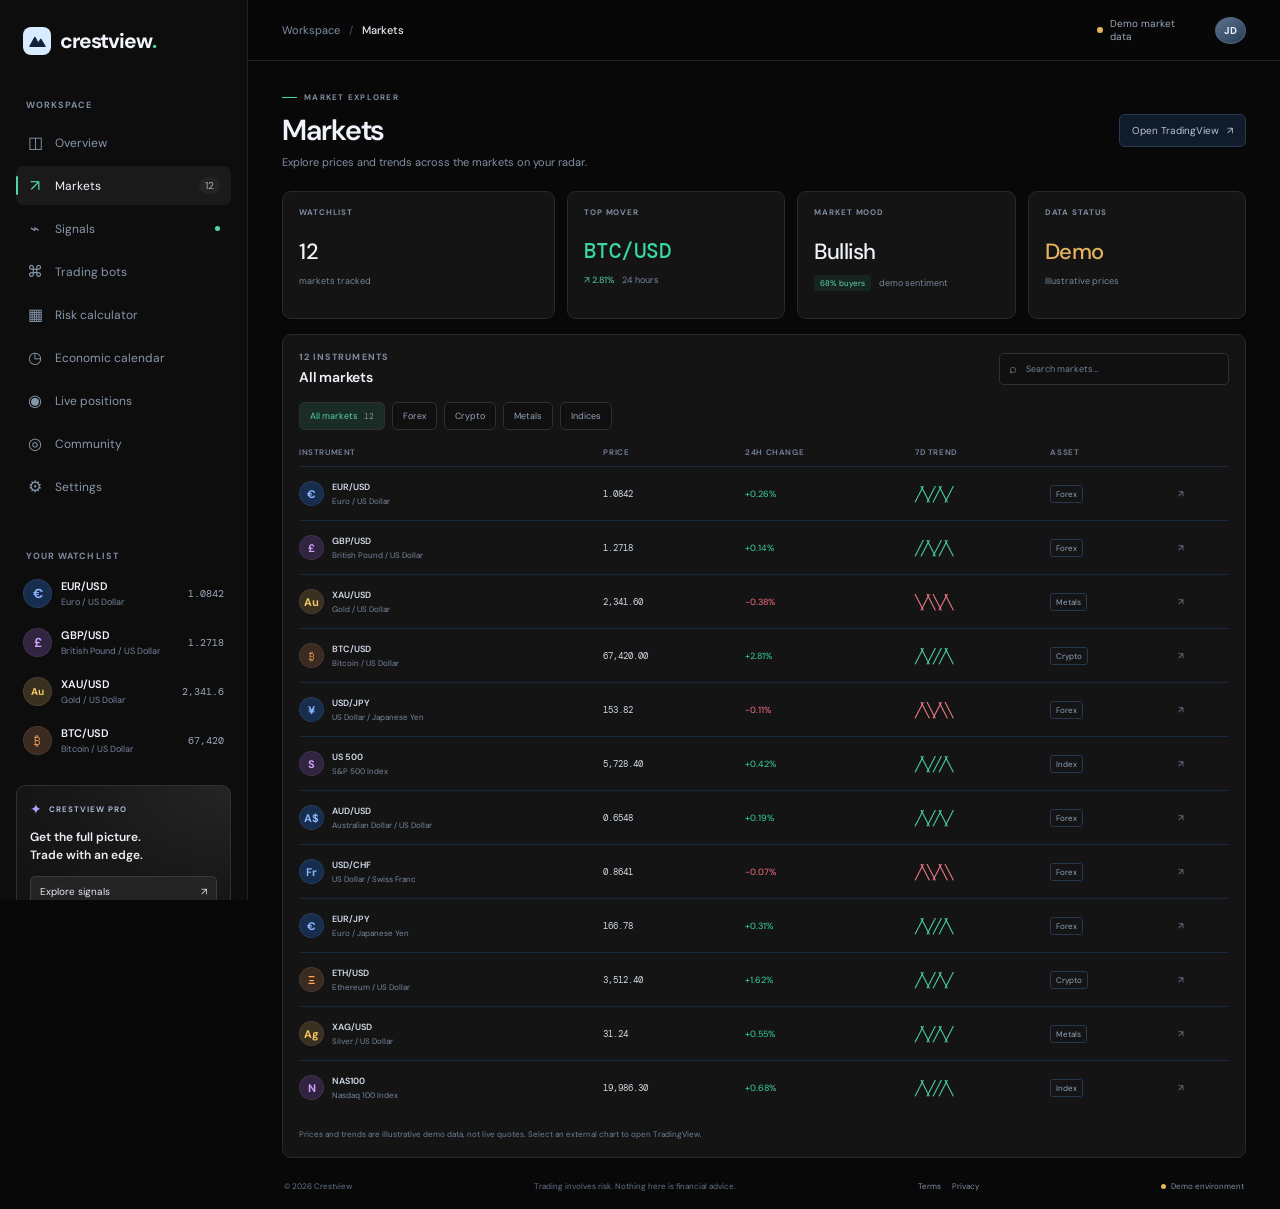
<file: markets.html>
<!DOCTYPE html>
<html lang="en">
<head>
  <meta charset="UTF-8"><meta name="viewport" content="width=device-width, initial-scale=1.0">
  <meta name="theme-color" content="#08111f"><meta name="description" content="Explore simulated forex, crypto, metals, and index markets on Crestview.">
  <title>Markets — Crestview</title>
  <link rel="preconnect" href="https://fonts.googleapis.com"><link rel="preconnect" href="https://fonts.gstatic.com" crossorigin>
  <link href="https://fonts.googleapis.com/css2?family=DM+Mono:wght@400;500&family=DM+Sans:wght@400;500;600;700&display=swap" rel="stylesheet">
  <link rel="stylesheet" href="styles.css"><link rel="stylesheet" href="pages.css"><script src="theme.js"></script><script src="pages.js" defer></script>
</head>
<body data-page="markets">
  <div class="app-shell">
    <button class="mobile-nav-backdrop" id="mobile-nav-backdrop" type="button" aria-label="Close navigation menu"></button><aside class="sidebar" id="sidebar">
      <a class="brand" href="index.html" aria-label="Crestview home"><span class="brand-mark" aria-hidden="true"><svg viewBox="0 0 32 32"><path d="M4 23.5 12 9l5.1 9.1L21 12l7 11.5H4Z"/><path d="M10 23.5h12"/></svg></span><span>crestview<span class="brand-period">.</span></span></a>
      <div class="workspace-label">WORKSPACE</div>
      <nav class="side-nav" aria-label="Main navigation">
        <a class="nav-link" href="index.html"><span class="nav-icon">◫</span>Overview</a>
        <a class="nav-link active" href="markets.html"><span class="nav-icon">↗</span>Markets<span class="nav-count">12</span></a>
        <a class="nav-link" href="signals.html"><span class="nav-icon">⌁</span>Signals<span class="nav-dot"></span></a>
        <a class="nav-link" href="bots.html"><span class="nav-icon">⌘</span>Trading bots</a>
        <a class="nav-link" href="calculator.html"><span class="nav-icon">▦</span>Risk calculator</a>
        <a class="nav-link" href="calendar.html"><span class="nav-icon">◷</span>Economic calendar</a>
        <a class="nav-link" href="settings.html"><span class="nav-icon">⚙</span>Settings</a>
      </nav><div class="sidebar-divider"></div>
      <div class="workspace-label">YOUR WATCHLIST</div>
      <div class="side-watchlist">
        <a class="watch-item" href="market-eur-usd.html"><span class="currency-icon blue">€</span><span class="watch-copy"><strong>EUR/USD</strong><small>Euro / US Dollar</small></span><span class="watch-price">1.0842</span></a>
        <a class="watch-item" href="market-gbp-usd.html"><span class="currency-icon purple">£</span><span class="watch-copy"><strong>GBP/USD</strong><small>British Pound / US Dollar</small></span><span class="watch-price">1.2718</span></a>
        <a class="watch-item" href="market-xau-usd.html"><span class="currency-icon gold">Au</span><span class="watch-copy"><strong>XAU/USD</strong><small>Gold / US Dollar</small></span><span class="watch-price">2,341.6</span></a>
        <a class="watch-item" href="market-btc-usd.html"><span class="currency-icon orange">₿</span><span class="watch-copy"><strong>BTC/USD</strong><small>Bitcoin / US Dollar</small></span><span class="watch-price">67,420</span></a>
      </div>
      <div class="sidebar-spacer"></div><div class="plan-card"><div class="plan-top"><span class="plan-spark">✦</span><span>CRESTVIEW PRO</span></div><p>Get the full picture.<br>Trade with an edge.</p><a class="plan-button" href="signals.html">Explore signals <span>↗</span></a></div>
      <a class="profile-button" href="settings.html"><span class="avatar">JD</span><span class="profile-copy"><strong>Jordan Davis</strong><small>Demo account</small></span><span class="profile-menu">···</span></a>
    </aside>
    <main class="main-content"><header class="topbar"><button class="mobile-menu" id="menu-toggle" type="button" aria-label="Open navigation">☰</button><div class="breadcrumb"><a href="index.html">Workspace</a><span>/</span><strong>Markets</strong></div><div class="topbar-actions"><div class="market-status"><span class="demo-pulse"></span> Demo market data</div><a class="top-avatar" href="index.html" aria-label="Account">JD</a></div></header>
      <div class="page-content">
        <section class="page-heading"><div><div class="eyebrow"><span class="eyebrow-line"></span> MARKET EXPLORER</div><h1>Markets</h1><p class="subtitle">Explore prices and trends across the markets on your radar.</p></div><a class="outline-button" href="https://www.tradingview.com/markets/" target="_blank" rel="noopener noreferrer">Open TradingView <span>↗</span></a></section>
        <section class="summary-grid market-summary">
          <article class="summary-card"><div class="card-heading">WATCHLIST</div><div class="metric-value">12</div><div class="metric-footer"><span class="metric-muted">markets tracked</span></div></article>
          <article class="summary-card"><div class="card-heading">TOP MOVER</div><div class="metric-value positive-text">BTC/USD</div><div class="metric-footer"><span class="change-text">↗ 2.81%</span><span class="metric-muted">24 hours</span></div></article>
          <article class="summary-card"><div class="card-heading">MARKET MOOD</div><div class="metric-value">Bullish</div><div class="metric-footer"><span class="mini-tag">68% buyers</span><span class="metric-muted">demo sentiment</span></div></article>
          <article class="summary-card"><div class="card-heading">DATA STATUS</div><div class="metric-value demo-value">Demo</div><div class="metric-footer"><span class="metric-muted">Illustrative prices</span></div></article>
        </section>
        <section class="panel market-explorer" id="market-table">
          <div class="panel-heading explorer-heading"><div><div class="section-kicker">12 INSTRUMENTS</div><h2>All markets</h2></div><label class="market-search"><span>⌕</span><input id="market-search" type="search" placeholder="Search markets..." aria-label="Search markets"></label></div>
          <div class="filter-row market-filters" role="group" aria-label="Filter markets">
            <button type="button" class="filter-chip selected" data-market-filter="All">All markets <span>12</span></button><button type="button" class="filter-chip" data-market-filter="Forex">Forex</button><button type="button" class="filter-chip" data-market-filter="Crypto">Crypto</button><button type="button" class="filter-chip" data-market-filter="Metals">Metals</button><button type="button" class="filter-chip" data-market-filter="Indices">Indices</button>
          </div>
          <div class="market-table-wrap"><table class="market-table full-market-table"><thead><tr><th>INSTRUMENT</th><th>PRICE</th><th>24H CHANGE</th><th>7D TREND</th><th>ASSET</th><th></th></tr></thead><tbody>
            <tr data-market-row data-asset="Forex" data-name="eur usd euro dollar"><td><span class="table-instrument"><span class="currency-icon blue">€</span><span><strong>EUR/USD</strong><small>Euro / US Dollar</small></span></span></td><td class="mono">1.0842</td><td class="positive-text">+0.26%</td><td><span class="table-spark green-spark">╱╲╱╱╲╱</span></td><td><span class="instrument-badge">Forex</span></td><td><a class="row-arrow" href="https://www.tradingview.com/chart/?symbol=OANDA%3AEURUSD" target="_blank" rel="noopener noreferrer" aria-label="Open EUR/USD in TradingView">↗</a></td></tr>
            <tr data-market-row data-asset="Forex" data-name="gbp usd pound dollar"><td><span class="table-instrument"><span class="currency-icon purple">£</span><span><strong>GBP/USD</strong><small>British Pound / US Dollar</small></span></span></td><td class="mono">1.2718</td><td class="positive-text">+0.14%</td><td><span class="table-spark green-spark">╱╱╲╱╱╲</span></td><td><span class="instrument-badge">Forex</span></td><td><a class="row-arrow" href="https://www.tradingview.com/chart/?symbol=OANDA%3AGBPUSD" target="_blank" rel="noopener noreferrer" aria-label="Open GBP/USD in TradingView">↗</a></td></tr>
            <tr data-market-row data-asset="Metals" data-name="xau usd gold"><td><span class="table-instrument"><span class="currency-icon gold">Au</span><span><strong>XAU/USD</strong><small>Gold / US Dollar</small></span></span></td><td class="mono">2,341.60</td><td class="negative-text">−0.38%</td><td><span class="table-spark red-spark">╲╱╲╲╱╲</span></td><td><span class="instrument-badge">Metals</span></td><td><a class="row-arrow" href="https://www.tradingview.com/chart/?symbol=OANDA%3AXAUUSD" target="_blank" rel="noopener noreferrer" aria-label="Open gold in TradingView">↗</a></td></tr>
            <tr data-market-row data-asset="Crypto" data-name="btc usd bitcoin"><td><span class="table-instrument"><span class="currency-icon orange">₿</span><span><strong>BTC/USD</strong><small>Bitcoin / US Dollar</small></span></span></td><td class="mono">67,420.00</td><td class="positive-text">+2.81%</td><td><span class="table-spark green-spark">╱╲╱╱╱╲</span></td><td><span class="instrument-badge">Crypto</span></td><td><a class="row-arrow" href="https://www.tradingview.com/chart/?symbol=BITSTAMP%3ABTCUSD" target="_blank" rel="noopener noreferrer" aria-label="Open Bitcoin in TradingView">↗</a></td></tr>
            <tr data-market-row data-asset="Forex" data-name="usd jpy yen dollar"><td><span class="table-instrument"><span class="currency-icon blue">¥</span><span><strong>USD/JPY</strong><small>US Dollar / Japanese Yen</small></span></span></td><td class="mono">153.82</td><td class="negative-text">−0.11%</td><td><span class="table-spark red-spark">╱╲╲╱╲╲</span></td><td><span class="instrument-badge">Forex</span></td><td><a class="row-arrow" href="https://www.tradingview.com/chart/?symbol=OANDA%3AUSDJPY" target="_blank" rel="noopener noreferrer" aria-label="Open USD/JPY in TradingView">↗</a></td></tr>
            <tr data-market-row data-asset="Indices" data-name="us 500 spx s&p"><td><span class="table-instrument"><span class="currency-icon purple">S</span><span><strong>US 500</strong><small>S&amp;P 500 Index</small></span></span></td><td class="mono">5,728.40</td><td class="positive-text">+0.42%</td><td><span class="table-spark green-spark">╱╲╱╱╱╲</span></td><td><span class="instrument-badge">Index</span></td><td><a class="row-arrow" href="https://www.tradingview.com/chart/?symbol=SP%3ASPX" target="_blank" rel="noopener noreferrer" aria-label="Open US 500 in TradingView">↗</a></td></tr>
            <tr data-market-row data-asset="Forex" data-name="aud usd australian dollar"><td><span class="table-instrument"><span class="currency-icon blue">A$</span><span><strong>AUD/USD</strong><small>Australian Dollar / US Dollar</small></span></span></td><td class="mono">0.6548</td><td class="positive-text">+0.19%</td><td><span class="table-spark green-spark">╱╲╱╱╲╱</span></td><td><span class="instrument-badge">Forex</span></td><td><a class="row-arrow" href="https://www.tradingview.com/chart/?symbol=OANDA%3AAUDUSD" target="_blank" rel="noopener noreferrer" aria-label="Open AUD/USD in TradingView">↗</a></td></tr>
            <tr data-market-row data-asset="Forex" data-name="usd chf swiss franc"><td><span class="table-instrument"><span class="currency-icon blue">Fr</span><span><strong>USD/CHF</strong><small>US Dollar / Swiss Franc</small></span></span></td><td class="mono">0.8641</td><td class="negative-text">−0.07%</td><td><span class="table-spark red-spark">╱╲╲╱╲╲</span></td><td><span class="instrument-badge">Forex</span></td><td><a class="row-arrow" href="https://www.tradingview.com/chart/?symbol=OANDA%3AUSDCHF" target="_blank" rel="noopener noreferrer" aria-label="Open USD/CHF in TradingView">↗</a></td></tr>
            <tr data-market-row data-asset="Forex" data-name="eur jpy euro yen"><td><span class="table-instrument"><span class="currency-icon blue">€</span><span><strong>EUR/JPY</strong><small>Euro / Japanese Yen</small></span></span></td><td class="mono">166.78</td><td class="positive-text">+0.31%</td><td><span class="table-spark green-spark">╱╲╱╱╱╲</span></td><td><span class="instrument-badge">Forex</span></td><td><a class="row-arrow" href="https://www.tradingview.com/chart/?symbol=OANDA%3AEURJPY" target="_blank" rel="noopener noreferrer" aria-label="Open EUR/JPY in TradingView">↗</a></td></tr>
            <tr data-market-row data-asset="Crypto" data-name="eth usd ethereum"><td><span class="table-instrument"><span class="currency-icon orange">Ξ</span><span><strong>ETH/USD</strong><small>Ethereum / US Dollar</small></span></span></td><td class="mono">3,512.40</td><td class="positive-text">+1.62%</td><td><span class="table-spark green-spark">╱╲╱╱╲╱</span></td><td><span class="instrument-badge">Crypto</span></td><td><a class="row-arrow" href="https://www.tradingview.com/chart/?symbol=COINBASE%3AETHUSD" target="_blank" rel="noopener noreferrer" aria-label="Open ETH/USD in TradingView">↗</a></td></tr>
            <tr data-market-row data-asset="Metals" data-name="xag usd silver"><td><span class="table-instrument"><span class="currency-icon gold">Ag</span><span><strong>XAG/USD</strong><small>Silver / US Dollar</small></span></span></td><td class="mono">31.24</td><td class="positive-text">+0.55%</td><td><span class="table-spark green-spark">╱╲╱╱╲╱</span></td><td><span class="instrument-badge">Metals</span></td><td><a class="row-arrow" href="https://www.tradingview.com/chart/?symbol=OANDA%3AXAGUSD" target="_blank" rel="noopener noreferrer" aria-label="Open silver in TradingView">↗</a></td></tr>
            <tr data-market-row data-asset="Indices" data-name="nas100 nasdaq 100"><td><span class="table-instrument"><span class="currency-icon purple">N</span><span><strong>NAS100</strong><small>Nasdaq 100 Index</small></span></span></td><td class="mono">19,986.30</td><td class="positive-text">+0.68%</td><td><span class="table-spark green-spark">╱╲╱╱╱╲</span></td><td><span class="instrument-badge">Index</span></td><td><a class="row-arrow" href="https://www.tradingview.com/chart/?symbol=NASDAQ%3ANDX" target="_blank" rel="noopener noreferrer" aria-label="Open NAS100 in TradingView">↗</a></td></tr>
          </tbody></table></div><div class="empty-state" id="markets-empty" hidden>No markets match your search.</div><p class="data-disclaimer">Prices and trends are illustrative demo data, not live quotes. Select an external chart to open TradingView.</p>
        </section>
        <footer class="page-footer"><span>© 2026 Crestview</span><span>Trading involves risk. Nothing here is financial advice.</span><span class="footer-links"><a href="terms.html">Terms</a><a href="privacy.html">Privacy</a></span><span class="demo-footer"><i></i> Demo environment</span></footer>
      </div>
    </main>
  </div><div class="toast" id="toast" role="status" aria-live="polite"></div>
</body>
</html>
</file>
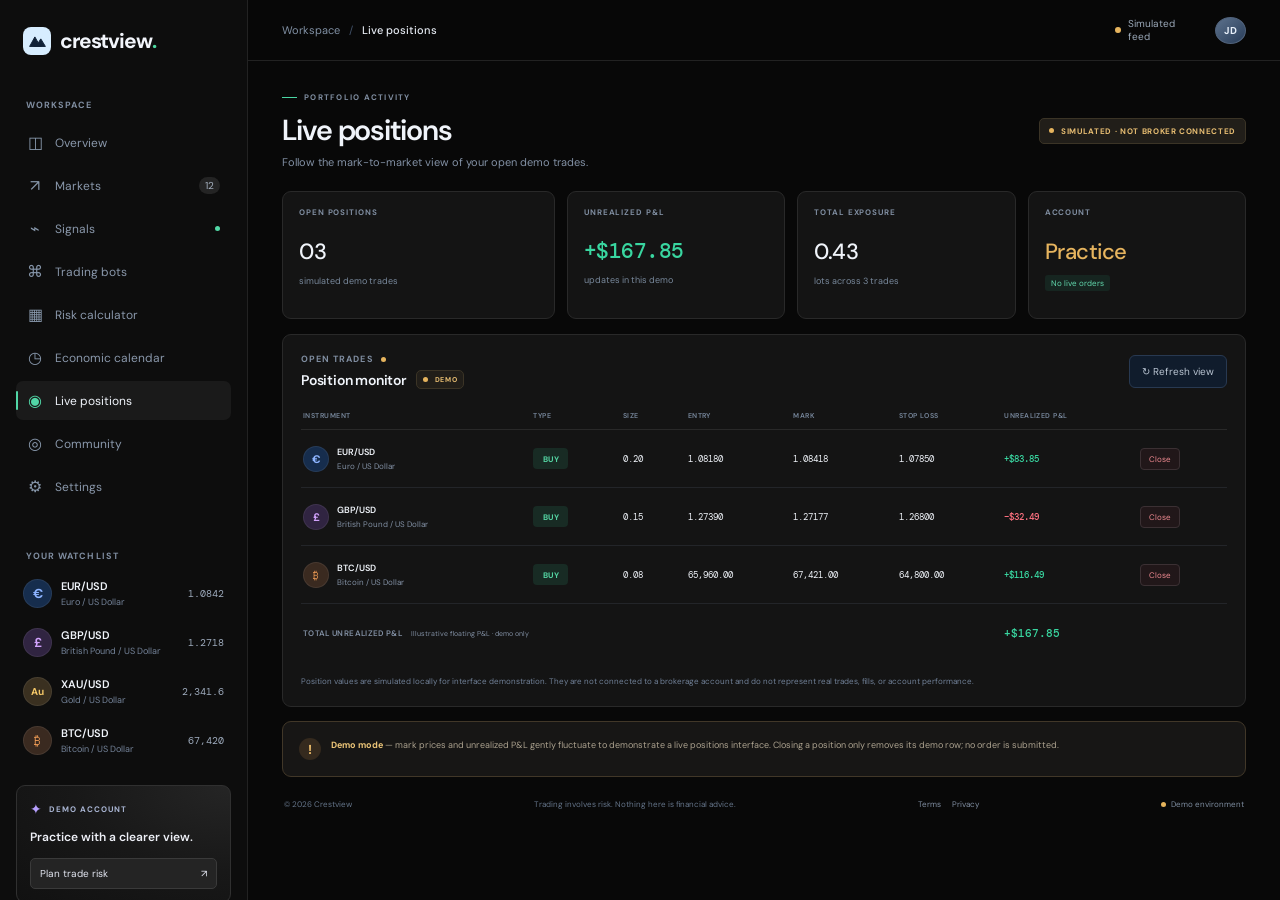
<file: positions.html>
<!DOCTYPE html>
<html lang="en">
<head><meta charset="UTF-8"><meta name="viewport" content="width=device-width, initial-scale=1.0"><meta name="theme-color" content="#080808"><meta name="description" content="Monitor three simulated open trading positions in the Crestview demo workspace."><title>Live positions — Crestview</title><link rel="preconnect" href="https://fonts.googleapis.com"><link rel="preconnect" href="https://fonts.gstatic.com" crossorigin><link href="https://fonts.googleapis.com/css2?family=DM+Mono:wght@400;500&family=DM+Sans:wght@400;500;600;700&display=swap" rel="stylesheet"><link rel="stylesheet" href="styles.css"><link rel="stylesheet" href="pages.css"><script src="theme.js"></script><script src="pages.js" defer></script><script src="positions.js" defer></script></head>
<body data-page="positions"><div class="app-shell"><button class="mobile-nav-backdrop" id="mobile-nav-backdrop" type="button" aria-label="Close navigation menu"></button><aside class="sidebar" id="sidebar"><a class="brand" href="index.html" aria-label="Crestview home"><span class="brand-mark" aria-hidden="true"><svg viewBox="0 0 32 32"><path d="M4 23.5 12 9l5.1 9.1L21 12l7 11.5H4Z"/><path d="M10 23.5h12"/></svg></span><span>crestview<span class="brand-period">.</span></span></a><div class="workspace-label">WORKSPACE</div><nav class="side-nav" aria-label="Main navigation"><a class="nav-link" href="index.html"><span class="nav-icon">◫</span>Overview</a><a class="nav-link" href="markets.html"><span class="nav-icon">↗</span>Markets<span class="nav-count">12</span></a><a class="nav-link" href="signals.html"><span class="nav-icon">⌁</span>Signals<span class="nav-dot"></span></a><a class="nav-link" href="bots.html"><span class="nav-icon">⌘</span>Trading bots</a><a class="nav-link" href="calculator.html"><span class="nav-icon">▦</span>Risk calculator</a><a class="nav-link" href="calendar.html"><span class="nav-icon">◷</span>Economic calendar</a><a class="nav-link active" href="positions.html"><span class="nav-icon">◉</span>Live positions</a><a class="nav-link" href="community.html"><span class="nav-icon">◎</span>Community</a><a class="nav-link" href="settings.html"><span class="nav-icon">⚙</span>Settings</a></nav><div class="sidebar-divider"></div><div class="workspace-label">YOUR WATCHLIST</div><div class="side-watchlist"><a class="watch-item" href="market-eur-usd.html"><span class="currency-icon blue">€</span><span class="watch-copy"><strong>EUR/USD</strong><small>Euro / US Dollar</small></span><span class="watch-price">1.0842</span></a><a class="watch-item" href="market-gbp-usd.html"><span class="currency-icon purple">£</span><span class="watch-copy"><strong>GBP/USD</strong><small>British Pound / US Dollar</small></span><span class="watch-price">1.2718</span></a><a class="watch-item" href="market-xau-usd.html"><span class="currency-icon gold">Au</span><span class="watch-copy"><strong>XAU/USD</strong><small>Gold / US Dollar</small></span><span class="watch-price">2,341.6</span></a><a class="watch-item" href="market-btc-usd.html"><span class="currency-icon orange">₿</span><span class="watch-copy"><strong>BTC/USD</strong><small>Bitcoin / US Dollar</small></span><span class="watch-price">67,420</span></a></div><div class="sidebar-spacer"></div><div class="plan-card"><div class="plan-top"><span class="plan-spark">✦</span><span>DEMO ACCOUNT</span></div><p>Practice with a clearer view.</p><a class="plan-button" href="calculator.html">Plan trade risk <span>↗</span></a></div><a class="profile-button" href="settings.html"><span class="avatar">JD</span><span class="profile-copy"><strong>Jordan Davis</strong><small>Demo account</small></span><span class="profile-menu">···</span></a></aside>
<main class="main-content"><header class="topbar"><button class="mobile-menu" id="menu-toggle" type="button" aria-label="Open navigation">☰</button><div class="breadcrumb"><a href="index.html">Workspace</a><span>/</span><strong>Live positions</strong></div><div class="topbar-actions"><div class="market-status"><span class="demo-pulse"></span> Simulated feed</div><a class="top-avatar" href="settings.html" aria-label="Settings">JD</a></div></header><div class="page-content"><section class="page-heading"><div><div class="eyebrow"><span class="eyebrow-line"></span> PORTFOLIO ACTIVITY</div><h1>Live positions</h1><p class="subtitle">Follow the mark-to-market view of your open demo trades.</p></div><span class="demo-badge"><i></i> SIMULATED · NOT BROKER CONNECTED</span></section>
<section class="summary-grid market-summary"><article class="summary-card"><div class="card-heading">OPEN POSITIONS</div><div class="metric-value" id="position-count">03</div><div class="metric-footer"><span class="metric-muted">simulated demo trades</span></div></article><article class="summary-card"><div class="card-heading">UNREALIZED P&amp;L</div><div class="metric-value position-summary-pnl positive-text">+$168.45</div><div class="metric-footer"><span class="metric-muted">updates in this demo</span></div></article><article class="summary-card"><div class="card-heading">TOTAL EXPOSURE</div><div class="metric-value">0.43</div><div class="metric-footer"><span class="metric-muted">lots across 3 trades</span></div></article><article class="summary-card"><div class="card-heading">ACCOUNT</div><div class="metric-value demo-value">Practice</div><div class="metric-footer"><span class="mini-tag">No live orders</span></div></article></section>
<section class="panel positions-workspace"><div class="panel-heading"><div><div class="section-kicker">OPEN TRADES <span class="demo-inline-dot"></span></div><h2>Position monitor <span class="demo-badge"><i></i> DEMO</span></h2></div><button class="outline-button" type="button" id="position-refresh">↻ Refresh view</button></div><div class="position-table-wrap"><table class="position-table" data-position-view><thead><tr><th>INSTRUMENT</th><th>TYPE</th><th>SIZE</th><th>ENTRY</th><th>MARK</th><th>STOP LOSS</th><th>UNREALIZED P&amp;L</th><th></th></tr></thead><tbody>
<tr data-position data-base-pnl="84.20" data-drift="0.74"><td><a class="position-instrument" href="market-eur-usd.html"><span class="currency-icon blue">€</span><span><strong>EUR/USD</strong><small>Euro / US Dollar</small></span></a></td><td><span class="signal-direction buy">BUY</span></td><td class="mono">0.20</td><td class="mono">1.08180</td><td class="mono" data-mark="1.08420">1.08420</td><td class="mono">1.07850</td><td class="mono position-pnl positive-text">+$84.20</td><td><button class="position-close" type="button" aria-label="Close demo EUR/USD position">Close</button></td></tr>
<tr data-position data-base-pnl="-32.50" data-drift="0.48"><td><a class="position-instrument" href="market-gbp-usd.html"><span class="currency-icon purple">£</span><span><strong>GBP/USD</strong><small>British Pound / US Dollar</small></span></a></td><td><span class="signal-direction buy">BUY</span></td><td class="mono">0.15</td><td class="mono">1.27390</td><td class="mono" data-mark="1.27180">1.27180</td><td class="mono">1.26800</td><td class="mono position-pnl negative-text">−$32.50</td><td><button class="position-close" type="button" aria-label="Close demo GBP/USD position">Close</button></td></tr>
<tr data-position data-base-pnl="116.75" data-drift="1.15"><td><a class="position-instrument" href="market-btc-usd.html"><span class="currency-icon orange">₿</span><span><strong>BTC/USD</strong><small>Bitcoin / US Dollar</small></span></a></td><td><span class="signal-direction buy">BUY</span></td><td class="mono">0.08</td><td class="mono">65,960.00</td><td class="mono" data-mark="67420.00">67,420.00</td><td class="mono">64,800.00</td><td class="mono position-pnl positive-text">+$116.75</td><td><button class="position-close" type="button" aria-label="Close demo BTC/USD position">Close</button></td></tr>
</tbody><tfoot><tr><td colspan="6">TOTAL UNREALIZED P&amp;L <span class="demo-data-note">Illustrative floating P&amp;L · demo only</span></td><td class="mono position-total positive-text" aria-live="polite">+$168.45</td><td></td></tr></tfoot></table></div><div class="positions-empty" hidden>No open demo positions. Your positions are practice examples only.</div><p class="signal-disclaimer">Position values are simulated locally for interface demonstration. They are not connected to a brokerage account and do not represent real trades, fills, or account performance.</p></section>
<section class="panel position-note"><span class="reminder-icon">!</span><p><strong>Demo mode</strong> — mark prices and unrealized P&amp;L gently fluctuate to demonstrate a live positions interface. Closing a position only removes its demo row; no order is submitted.</p></section>
<footer class="page-footer"><span>© 2026 Crestview</span><span>Trading involves risk. Nothing here is financial advice.</span><span class="footer-links"><a href="terms.html">Terms</a><a href="privacy.html">Privacy</a></span><span class="demo-footer"><i></i> Demo environment</span></footer></div></main></div><div class="toast" id="toast" role="status" aria-live="polite"></div></body></html>
</file>
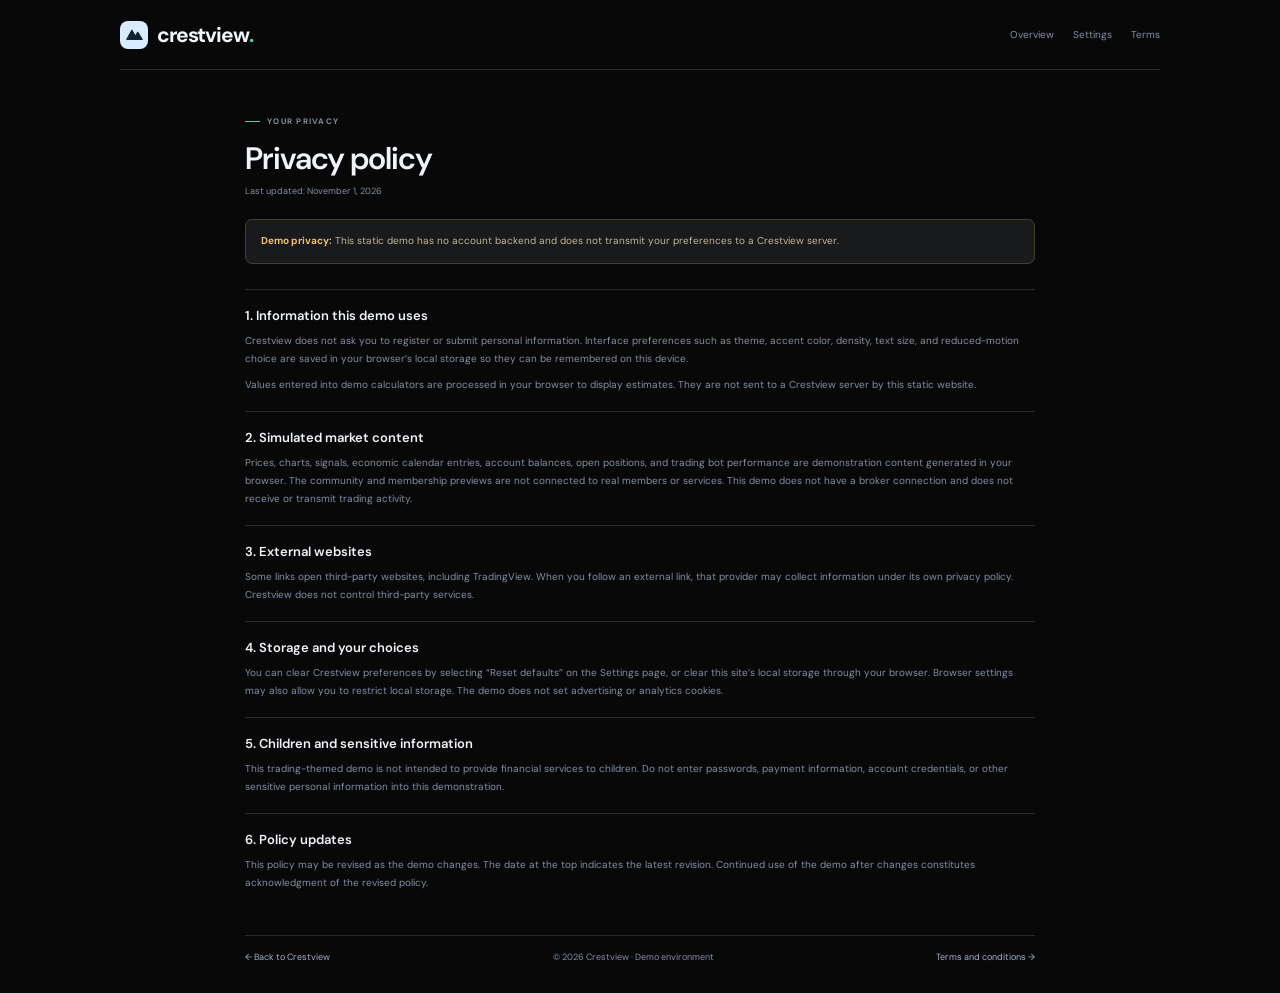
<file: privacy.html>
<!DOCTYPE html>
<html lang="en">
<head><meta charset="UTF-8"><meta name="viewport" content="width=device-width, initial-scale=1.0"><meta name="theme-color" content="#08111f"><meta name="description" content="Crestview demo website privacy policy."><title>Privacy Policy — Crestview</title><link rel="preconnect" href="https://fonts.googleapis.com"><link rel="preconnect" href="https://fonts.gstatic.com" crossorigin><link href="https://fonts.googleapis.com/css2?family=DM+Mono:wght@400;500&family=DM+Sans:wght@400;500;600;700&display=swap" rel="stylesheet"><link rel="stylesheet" href="styles.css"><link rel="stylesheet" href="pages.css"><script src="theme.js"></script></head>
<body class="legal-page"><header class="legal-header"><a class="brand" href="index.html"><span class="brand-mark" aria-hidden="true"><svg viewBox="0 0 32 32"><path d="M4 23.5 12 9l5.1 9.1L21 12l7 11.5H4Z"/><path d="M10 23.5h12"/></svg></span><span>crestview<span class="brand-period">.</span></span></a><nav aria-label="Legal navigation"><a href="index.html">Overview</a><a href="settings.html">Settings</a><a href="terms.html">Terms</a></nav></header><main class="legal-content"><div class="eyebrow"><span class="eyebrow-line"></span> YOUR PRIVACY</div><h1>Privacy policy</h1><p class="legal-updated">Last updated: November 1, 2026</p><div class="legal-notice"><strong>Demo privacy:</strong> This static demo has no account backend and does not transmit your preferences to a Crestview server.</div>
<section><h2>1. Information this demo uses</h2><p>Crestview does not ask you to register or submit personal information. Interface preferences such as theme, accent color, density, text size, and reduced-motion choice are saved in your browser’s local storage so they can be remembered on this device.</p><p>Values entered into demo calculators are processed in your browser to display estimates. They are not sent to a Crestview server by this static website.</p></section>
<section><h2>2. Simulated market content</h2><p>Prices, charts, signals, economic calendar entries, account balances, open positions, and trading bot performance are demonstration content generated in your browser. The community and membership previews are not connected to real members or services. This demo does not have a broker connection and does not receive or transmit trading activity.</p></section>
<section><h2>3. External websites</h2><p>Some links open third-party websites, including TradingView. When you follow an external link, that provider may collect information under its own privacy policy. Crestview does not control third-party services.</p></section>
<section><h2>4. Storage and your choices</h2><p>You can clear Crestview preferences by selecting “Reset defaults” on the Settings page, or clear this site’s local storage through your browser. Browser settings may also allow you to restrict local storage. The demo does not set advertising or analytics cookies.</p></section>
<section><h2>5. Children and sensitive information</h2><p>This trading-themed demo is not intended to provide financial services to children. Do not enter passwords, payment information, account credentials, or other sensitive personal information into this demonstration.</p></section>
<section><h2>6. Policy updates</h2><p>This policy may be revised as the demo changes. The date at the top indicates the latest revision. Continued use of the demo after changes constitutes acknowledgment of the revised policy.</p></section>
<footer class="legal-footer"><a href="index.html">← Back to Crestview</a><span>© 2026 Crestview · Demo environment</span><a href="terms.html">Terms and conditions →</a></footer></main></body></html>
</file>
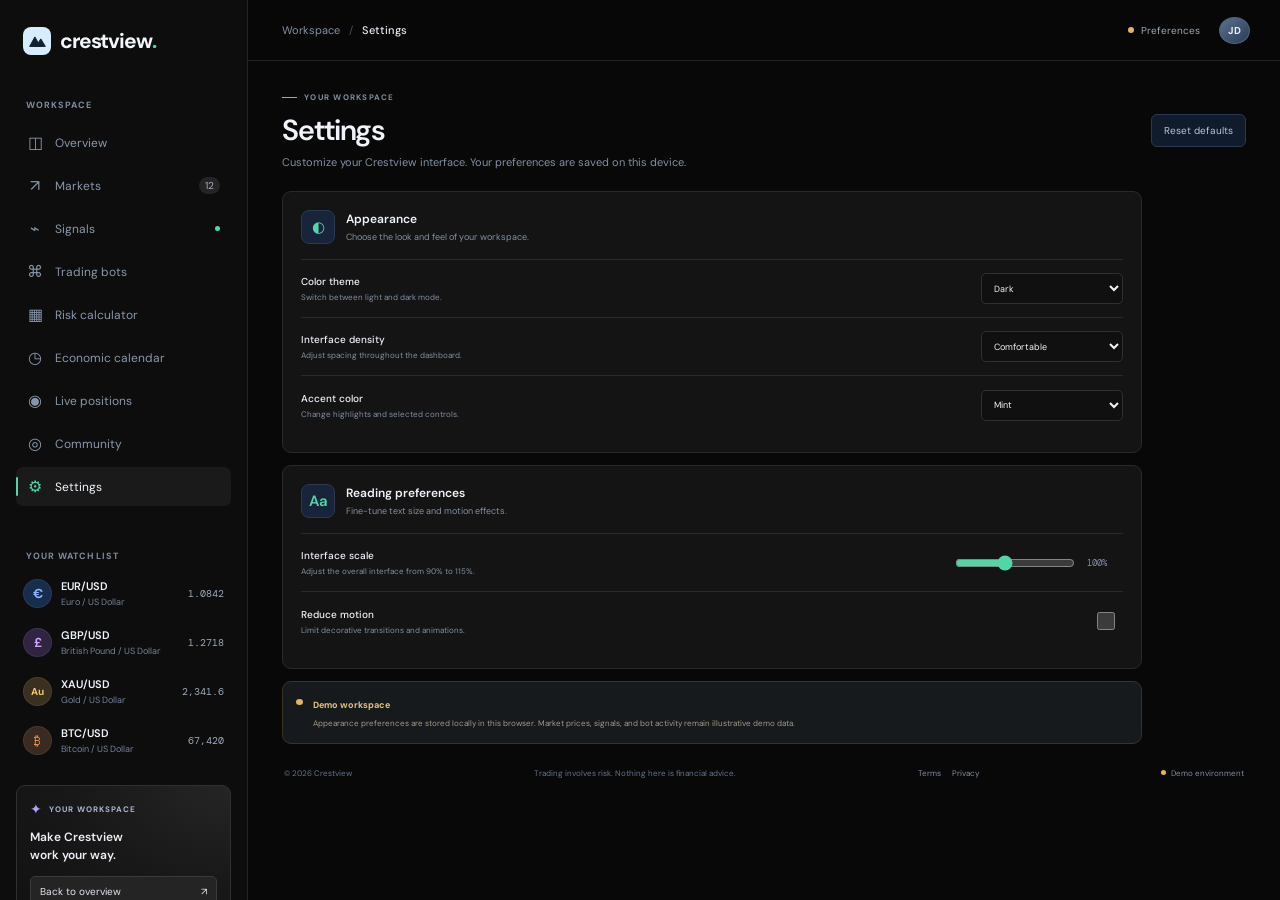
<file: settings.html>
<!DOCTYPE html>
<html lang="en">
<head>
  <meta charset="UTF-8"><meta name="viewport" content="width=device-width, initial-scale=1.0"><meta name="theme-color" content="#08111f">
  <meta name="description" content="Customize the Crestview interface, appearance, and reading preferences."><title>Settings — Crestview</title>
  <link rel="preconnect" href="https://fonts.googleapis.com"><link rel="preconnect" href="https://fonts.gstatic.com" crossorigin><link href="https://fonts.googleapis.com/css2?family=DM+Mono:wght@400;500&family=DM+Sans:wght@400;500;600;700&display=swap" rel="stylesheet">
  <link rel="stylesheet" href="styles.css"><link rel="stylesheet" href="pages.css"><script src="theme.js"></script><script src="pages.js" defer></script>
</head>
<body data-page="settings">
  <div class="app-shell"><button class="mobile-nav-backdrop" id="mobile-nav-backdrop" type="button" aria-label="Close navigation menu"></button><aside class="sidebar" id="sidebar">
    <a class="brand" href="index.html" aria-label="Crestview home"><span class="brand-mark" aria-hidden="true"><svg viewBox="0 0 32 32"><path d="M4 23.5 12 9l5.1 9.1L21 12l7 11.5H4Z"/><path d="M10 23.5h12"/></svg></span><span>crestview<span class="brand-period">.</span></span></a>
    <div class="workspace-label">WORKSPACE</div><nav class="side-nav" aria-label="Main navigation">
      <a class="nav-link" href="index.html"><span class="nav-icon">◫</span>Overview</a><a class="nav-link" href="markets.html"><span class="nav-icon">↗</span>Markets<span class="nav-count">12</span></a><a class="nav-link" href="signals.html"><span class="nav-icon">⌁</span>Signals<span class="nav-dot"></span></a><a class="nav-link" href="bots.html"><span class="nav-icon">⌘</span>Trading bots</a><a class="nav-link" href="calculator.html"><span class="nav-icon">▦</span>Risk calculator</a><a class="nav-link" href="calendar.html"><span class="nav-icon">◷</span>Economic calendar</a><a class="nav-link active" href="settings.html"><span class="nav-icon">⚙</span>Settings</a>
    </nav><div class="sidebar-divider"></div><div class="workspace-label">YOUR WATCHLIST</div><div class="side-watchlist">
      <a class="watch-item" href="market-eur-usd.html"><span class="currency-icon blue">€</span><span class="watch-copy"><strong>EUR/USD</strong><small>Euro / US Dollar</small></span><span class="watch-price">1.0842</span></a><a class="watch-item" href="market-gbp-usd.html"><span class="currency-icon purple">£</span><span class="watch-copy"><strong>GBP/USD</strong><small>British Pound / US Dollar</small></span><span class="watch-price">1.2718</span></a><a class="watch-item" href="market-xau-usd.html"><span class="currency-icon gold">Au</span><span class="watch-copy"><strong>XAU/USD</strong><small>Gold / US Dollar</small></span><span class="watch-price">2,341.6</span></a><a class="watch-item" href="market-btc-usd.html"><span class="currency-icon orange">₿</span><span class="watch-copy"><strong>BTC/USD</strong><small>Bitcoin / US Dollar</small></span><span class="watch-price">67,420</span></a>
    </div><div class="sidebar-spacer"></div><div class="plan-card"><div class="plan-top"><span class="plan-spark">✦</span><span>YOUR WORKSPACE</span></div><p>Make Crestview<br>work your way.</p><a class="plan-button" href="index.html">Back to overview <span>↗</span></a></div><a class="profile-button" href="settings.html"><span class="avatar">JD</span><span class="profile-copy"><strong>Jordan Davis</strong><small>Demo account</small></span><span class="profile-menu">···</span></a>
  </aside><main class="main-content"><header class="topbar"><button class="mobile-menu" id="menu-toggle" type="button" aria-label="Open navigation">☰</button><div class="breadcrumb"><a href="index.html">Workspace</a><span>/</span><strong>Settings</strong></div><div class="topbar-actions"><div class="market-status"><span class="demo-pulse"></span> Preferences</div><a class="top-avatar" href="settings.html" aria-label="Account settings">JD</a></div></header>
    <div class="page-content">
      <section class="page-heading"><div><div class="eyebrow"><span class="eyebrow-line"></span> YOUR WORKSPACE</div><h1>Settings</h1><p class="subtitle">Customize your Crestview interface. Your preferences are saved on this device.</p></div><button class="outline-button" type="button" id="settings-reset">Reset defaults</button></section>
      <section class="settings-layout">
        <article class="panel settings-card"><div class="settings-card-heading"><span class="settings-icon">◐</span><div><h2>Appearance</h2><p>Choose the look and feel of your workspace.</p></div></div>
          <label class="setting-row"><span><strong>Color theme</strong><small>Switch between light and dark mode.</small></span><select id="setting-theme" class="settings-select" aria-label="Color theme"><option value="dark">Dark</option><option value="light">Light</option></select></label>
          <label class="setting-row"><span><strong>Interface density</strong><small>Adjust spacing throughout the dashboard.</small></span><select id="setting-density" class="settings-select" aria-label="Interface density"><option value="comfortable">Comfortable</option><option value="compact">Compact</option></select></label>
          <label class="setting-row"><span><strong>Accent color</strong><small>Change highlights and selected controls.</small></span><select id="setting-accent" class="settings-select" aria-label="Accent color"><option value="mint">Mint</option><option value="blue">Blue</option><option value="violet">Violet</option><option value="amber">Amber</option></select></label>
        </article>
        <article class="panel settings-card"><div class="settings-card-heading"><span class="settings-icon">Aa</span><div><h2>Reading preferences</h2><p>Fine-tune text size and motion effects.</p></div></div>
          <label class="setting-row setting-range-row"><span><strong>Interface scale</strong><small>Adjust the overall interface from 90% to 115%.</small></span><span class="range-control"><input id="setting-font-size" type="range" min="90" max="115" step="5" value="100" aria-label="Interface scale"><output for="setting-font-size">100%</output></span></label>
          <label class="setting-row"><span><strong>Reduce motion</strong><small>Limit decorative transitions and animations.</small></span><input id="setting-motion" class="settings-switch" type="checkbox" aria-label="Reduce motion"></label>
        </article>
        <article class="panel settings-info"><span class="demo-pulse"></span><div><strong>Demo workspace</strong><p>Appearance preferences are stored locally in this browser. Market prices, signals, and bot activity remain illustrative demo data.</p></div></article>
      </section>
      <footer class="page-footer"><span>© 2026 Crestview</span><span>Trading involves risk. Nothing here is financial advice.</span><span class="footer-links"><a href="terms.html">Terms</a><a href="privacy.html">Privacy</a></span><span class="demo-footer"><i></i> Demo environment</span></footer>
    </div></main></div><div class="toast" id="toast" role="status" aria-live="polite"></div>
  <script>document.getElementById("setting-font-size").addEventListener("input",function(){this.nextElementSibling.value=`${this.value}%`;});</script>
</body></html>
</file>
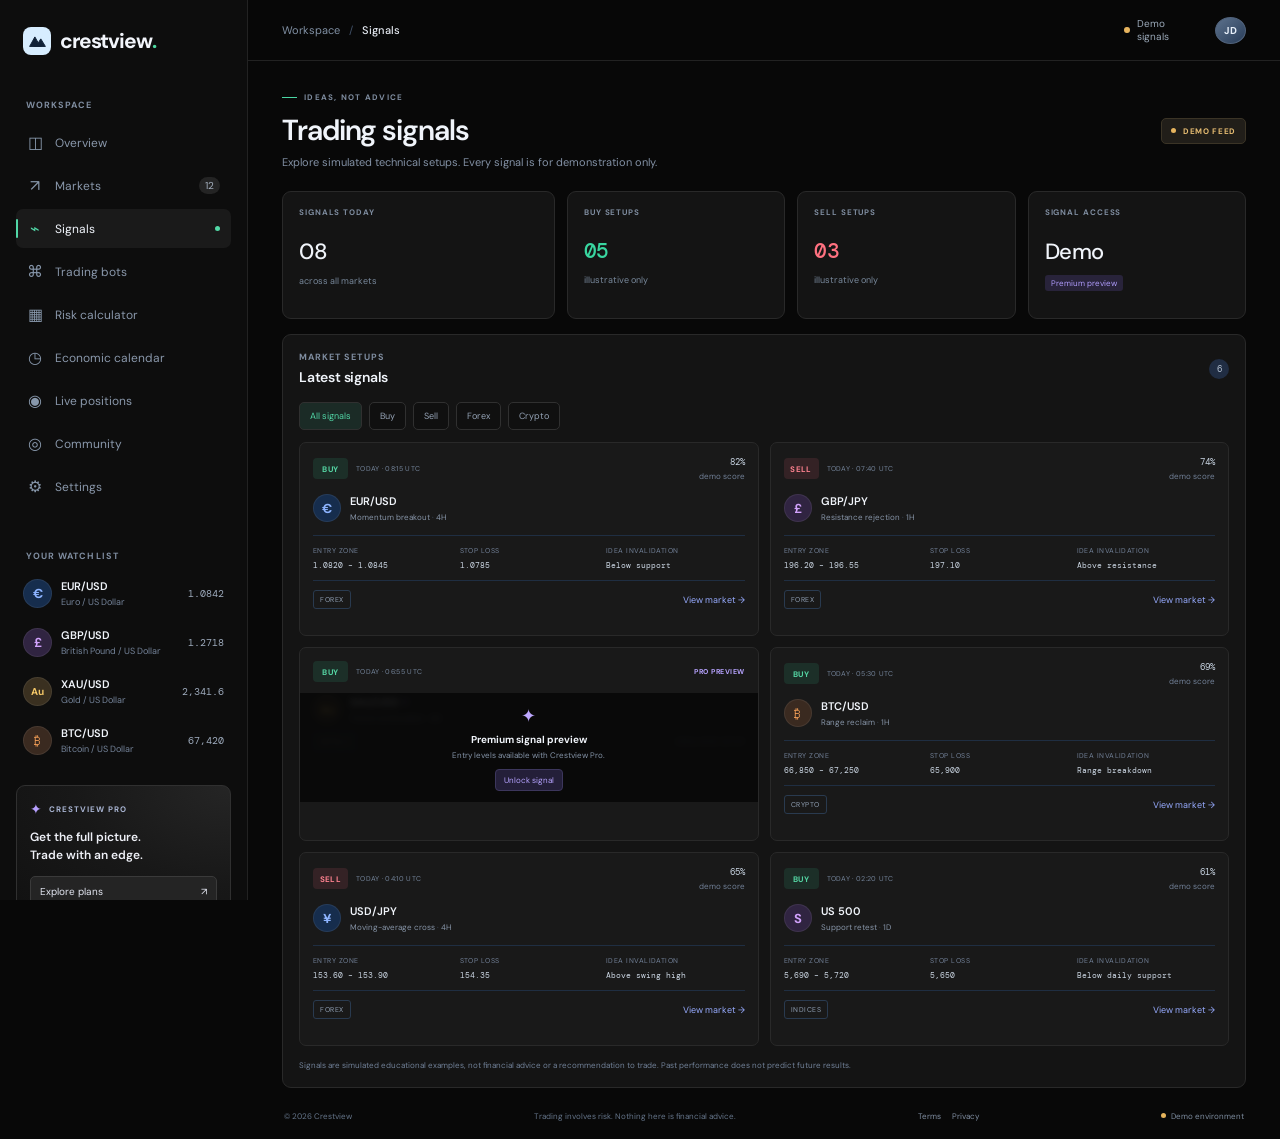
<file: signals.html>
<!DOCTYPE html>
<html lang="en">
<head>
  <meta charset="UTF-8"><meta name="viewport" content="width=device-width, initial-scale=1.0"><meta name="theme-color" content="#08111f">
  <meta name="description" content="Browse illustrative Crestview trading signals by market and timeframe.">
  <title>Signals — Crestview</title>
  <link rel="preconnect" href="https://fonts.googleapis.com"><link rel="preconnect" href="https://fonts.gstatic.com" crossorigin><link href="https://fonts.googleapis.com/css2?family=DM+Mono:wght@400;500&family=DM+Sans:wght@400;500;600;700&display=swap" rel="stylesheet">
  <link rel="stylesheet" href="styles.css"><link rel="stylesheet" href="pages.css"><script src="theme.js"></script><script src="pages.js" defer></script>
</head>
<body data-page="signals">
  <div class="app-shell"><button class="mobile-nav-backdrop" id="mobile-nav-backdrop" type="button" aria-label="Close navigation menu"></button><aside class="sidebar" id="sidebar">
    <a class="brand" href="index.html" aria-label="Crestview home"><span class="brand-mark" aria-hidden="true"><svg viewBox="0 0 32 32"><path d="M4 23.5 12 9l5.1 9.1L21 12l7 11.5H4Z"/><path d="M10 23.5h12"/></svg></span><span>crestview<span class="brand-period">.</span></span></a>
    <div class="workspace-label">WORKSPACE</div><nav class="side-nav" aria-label="Main navigation">
      <a class="nav-link" href="index.html"><span class="nav-icon">◫</span>Overview</a><a class="nav-link" href="markets.html"><span class="nav-icon">↗</span>Markets<span class="nav-count">12</span></a><a class="nav-link active" href="signals.html"><span class="nav-icon">⌁</span>Signals<span class="nav-dot"></span></a><a class="nav-link" href="bots.html"><span class="nav-icon">⌘</span>Trading bots</a><a class="nav-link" href="calculator.html"><span class="nav-icon">▦</span>Risk calculator</a><a class="nav-link" href="calendar.html"><span class="nav-icon">◷</span>Economic calendar</a><a class="nav-link" href="settings.html"><span class="nav-icon">⚙</span>Settings</a>
    </nav><div class="sidebar-divider"></div><div class="workspace-label">YOUR WATCHLIST</div><div class="side-watchlist">
      <a class="watch-item" href="market-eur-usd.html"><span class="currency-icon blue">€</span><span class="watch-copy"><strong>EUR/USD</strong><small>Euro / US Dollar</small></span><span class="watch-price">1.0842</span></a><a class="watch-item" href="market-gbp-usd.html"><span class="currency-icon purple">£</span><span class="watch-copy"><strong>GBP/USD</strong><small>British Pound / US Dollar</small></span><span class="watch-price">1.2718</span></a><a class="watch-item" href="market-xau-usd.html"><span class="currency-icon gold">Au</span><span class="watch-copy"><strong>XAU/USD</strong><small>Gold / US Dollar</small></span><span class="watch-price">2,341.6</span></a><a class="watch-item" href="market-btc-usd.html"><span class="currency-icon orange">₿</span><span class="watch-copy"><strong>BTC/USD</strong><small>Bitcoin / US Dollar</small></span><span class="watch-price">67,420</span></a>
    </div><div class="sidebar-spacer"></div><div class="plan-card"><div class="plan-top"><span class="plan-spark">✦</span><span>CRESTVIEW PRO</span></div><p>Get the full picture.<br>Trade with an edge.</p><a class="plan-button" href="#premium-signals">Explore plans <span>↗</span></a></div><a class="profile-button" href="index.html"><span class="avatar">JD</span><span class="profile-copy"><strong>Jordan Davis</strong><small>Demo account</small></span><span class="profile-menu">···</span></a>
  </aside><main class="main-content"><header class="topbar"><button class="mobile-menu" id="menu-toggle" type="button" aria-label="Open navigation">☰</button><div class="breadcrumb"><a href="index.html">Workspace</a><span>/</span><strong>Signals</strong></div><div class="topbar-actions"><div class="market-status"><span class="demo-pulse"></span> Demo signals</div><a class="top-avatar" href="index.html" aria-label="Account">JD</a></div></header>
    <div class="page-content">
      <section class="page-heading"><div><div class="eyebrow"><span class="eyebrow-line"></span> IDEAS, NOT ADVICE</div><h1>Trading signals</h1><p class="subtitle">Explore simulated technical setups. Every signal is for demonstration only.</p></div><span class="demo-badge"><i></i> DEMO FEED</span></section>
      <section class="summary-grid market-summary"><article class="summary-card"><div class="card-heading">SIGNALS TODAY</div><div class="metric-value">08</div><div class="metric-footer"><span class="metric-muted">across all markets</span></div></article><article class="summary-card"><div class="card-heading">BUY SETUPS</div><div class="metric-value positive-text">05</div><div class="metric-footer"><span class="metric-muted">illustrative only</span></div></article><article class="summary-card"><div class="card-heading">SELL SETUPS</div><div class="metric-value negative-text">03</div><div class="metric-footer"><span class="metric-muted">illustrative only</span></div></article><article class="summary-card"><div class="card-heading">SIGNAL ACCESS</div><div class="metric-value">Demo</div><div class="metric-footer"><span class="mini-tag violet-tag">Premium preview</span></div></article></section>
      <section class="panel signals-directory">
        <div class="panel-heading"><div><div class="section-kicker">MARKET SETUPS</div><h2>Latest signals</h2></div><span class="signals-count" id="signal-count">6</span></div>
        <div class="filter-row signal-filters" role="group" aria-label="Filter signals"><button class="filter-chip selected" type="button" data-signal-filter="All">All signals</button><button class="filter-chip" type="button" data-signal-filter="Buy">Buy</button><button class="filter-chip" type="button" data-signal-filter="Sell">Sell</button><button class="filter-chip" type="button" data-signal-filter="Forex">Forex</button><button class="filter-chip" type="button" data-signal-filter="Crypto">Crypto</button></div>
        <div class="signal-cards">
          <article class="signal-card" data-signal-type="Buy" data-signal-asset="Forex"><div class="signal-card-heading"><span class="signal-direction buy">BUY</span><span class="signal-time">TODAY · 08:15 UTC</span><span class="signal-confidence">82%<small>demo score</small></span></div><div class="signal-card-title"><span class="currency-icon blue">€</span><div><h3>EUR/USD</h3><p>Momentum breakout <span>·</span> 4H</p></div></div><div class="signal-levels"><div><span>ENTRY ZONE</span><strong>1.0820 – 1.0845</strong></div><div><span>STOP LOSS</span><strong>1.0785</strong></div><div><span>IDEA INVALIDATION</span><strong>Below support</strong></div></div><div class="signal-card-footer"><span class="signal-tag">FOREX</span><a class="text-link" href="markets.html">View market →</a></div></article>
          <article class="signal-card" data-signal-type="Sell" data-signal-asset="Forex"><div class="signal-card-heading"><span class="signal-direction sell">SELL</span><span class="signal-time">TODAY · 07:40 UTC</span><span class="signal-confidence">74%<small>demo score</small></span></div><div class="signal-card-title"><span class="currency-icon purple">£</span><div><h3>GBP/JPY</h3><p>Resistance rejection <span>·</span> 1H</p></div></div><div class="signal-levels"><div><span>ENTRY ZONE</span><strong>196.20 – 196.55</strong></div><div><span>STOP LOSS</span><strong>197.10</strong></div><div><span>IDEA INVALIDATION</span><strong>Above resistance</strong></div></div><div class="signal-card-footer"><span class="signal-tag">FOREX</span><a class="text-link" href="markets.html">View market →</a></div></article>
          <article class="signal-card" data-signal-type="Buy" data-signal-asset="Metals locked" id="premium-signals"><div class="signal-card-heading"><span class="signal-direction buy">BUY</span><span class="signal-time">TODAY · 06:55 UTC</span><span class="premium-label">PRO PREVIEW</span></div><div class="signal-card-title"><span class="currency-icon gold">Au</span><div><h3>XAU/USD <span class="lock-icon">⌑</span></h3><p>Trend continuation <span>·</span> 4H</p></div></div><div class="locked-overlay"><span>✦</span><strong>Premium signal preview</strong><small>Entry levels available with Crestview Pro.</small><button type="button" class="unlock-button" data-demo-toast="Premium signal access is a demo preview.">Unlock signal</button></div><div class="signal-card-footer"><span class="signal-tag">METALS</span><span class="signal-time">SIMULATED SETUP</span></div></article>
          <article class="signal-card" data-signal-type="Buy" data-signal-asset="Crypto"><div class="signal-card-heading"><span class="signal-direction buy">BUY</span><span class="signal-time">TODAY · 05:30 UTC</span><span class="signal-confidence">69%<small>demo score</small></span></div><div class="signal-card-title"><span class="currency-icon orange">₿</span><div><h3>BTC/USD</h3><p>Range reclaim <span>·</span> 1H</p></div></div><div class="signal-levels"><div><span>ENTRY ZONE</span><strong>66,850 – 67,250</strong></div><div><span>STOP LOSS</span><strong>65,900</strong></div><div><span>IDEA INVALIDATION</span><strong>Range breakdown</strong></div></div><div class="signal-card-footer"><span class="signal-tag">CRYPTO</span><a class="text-link" href="markets.html">View market →</a></div></article>
          <article class="signal-card" data-signal-type="Sell" data-signal-asset="Forex"><div class="signal-card-heading"><span class="signal-direction sell">SELL</span><span class="signal-time">TODAY · 04:10 UTC</span><span class="signal-confidence">65%<small>demo score</small></span></div><div class="signal-card-title"><span class="currency-icon blue">¥</span><div><h3>USD/JPY</h3><p>Moving-average cross <span>·</span> 4H</p></div></div><div class="signal-levels"><div><span>ENTRY ZONE</span><strong>153.60 – 153.90</strong></div><div><span>STOP LOSS</span><strong>154.35</strong></div><div><span>IDEA INVALIDATION</span><strong>Above swing high</strong></div></div><div class="signal-card-footer"><span class="signal-tag">FOREX</span><a class="text-link" href="markets.html">View market →</a></div></article>
          <article class="signal-card" data-signal-type="Buy" data-signal-asset="Indices"><div class="signal-card-heading"><span class="signal-direction buy">BUY</span><span class="signal-time">TODAY · 02:20 UTC</span><span class="signal-confidence">61%<small>demo score</small></span></div><div class="signal-card-title"><span class="currency-icon purple">S</span><div><h3>US 500</h3><p>Support retest <span>·</span> 1D</p></div></div><div class="signal-levels"><div><span>ENTRY ZONE</span><strong>5,690 – 5,720</strong></div><div><span>STOP LOSS</span><strong>5,650</strong></div><div><span>IDEA INVALIDATION</span><strong>Below daily support</strong></div></div><div class="signal-card-footer"><span class="signal-tag">INDICES</span><a class="text-link" href="markets.html">View market →</a></div></article>
        </div><div class="empty-state" id="signals-empty" hidden>No signals match this filter.</div><p class="signal-disclaimer">Signals are simulated educational examples, not financial advice or a recommendation to trade. Past performance does not predict future results.</p>
      </section>
      <footer class="page-footer"><span>© 2026 Crestview</span><span>Trading involves risk. Nothing here is financial advice.</span><span class="footer-links"><a href="terms.html">Terms</a><a href="privacy.html">Privacy</a></span><span class="demo-footer"><i></i> Demo environment</span></footer>
    </div></main></div><div class="toast" id="toast" role="status" aria-live="polite"></div>
</body></html>
</file>
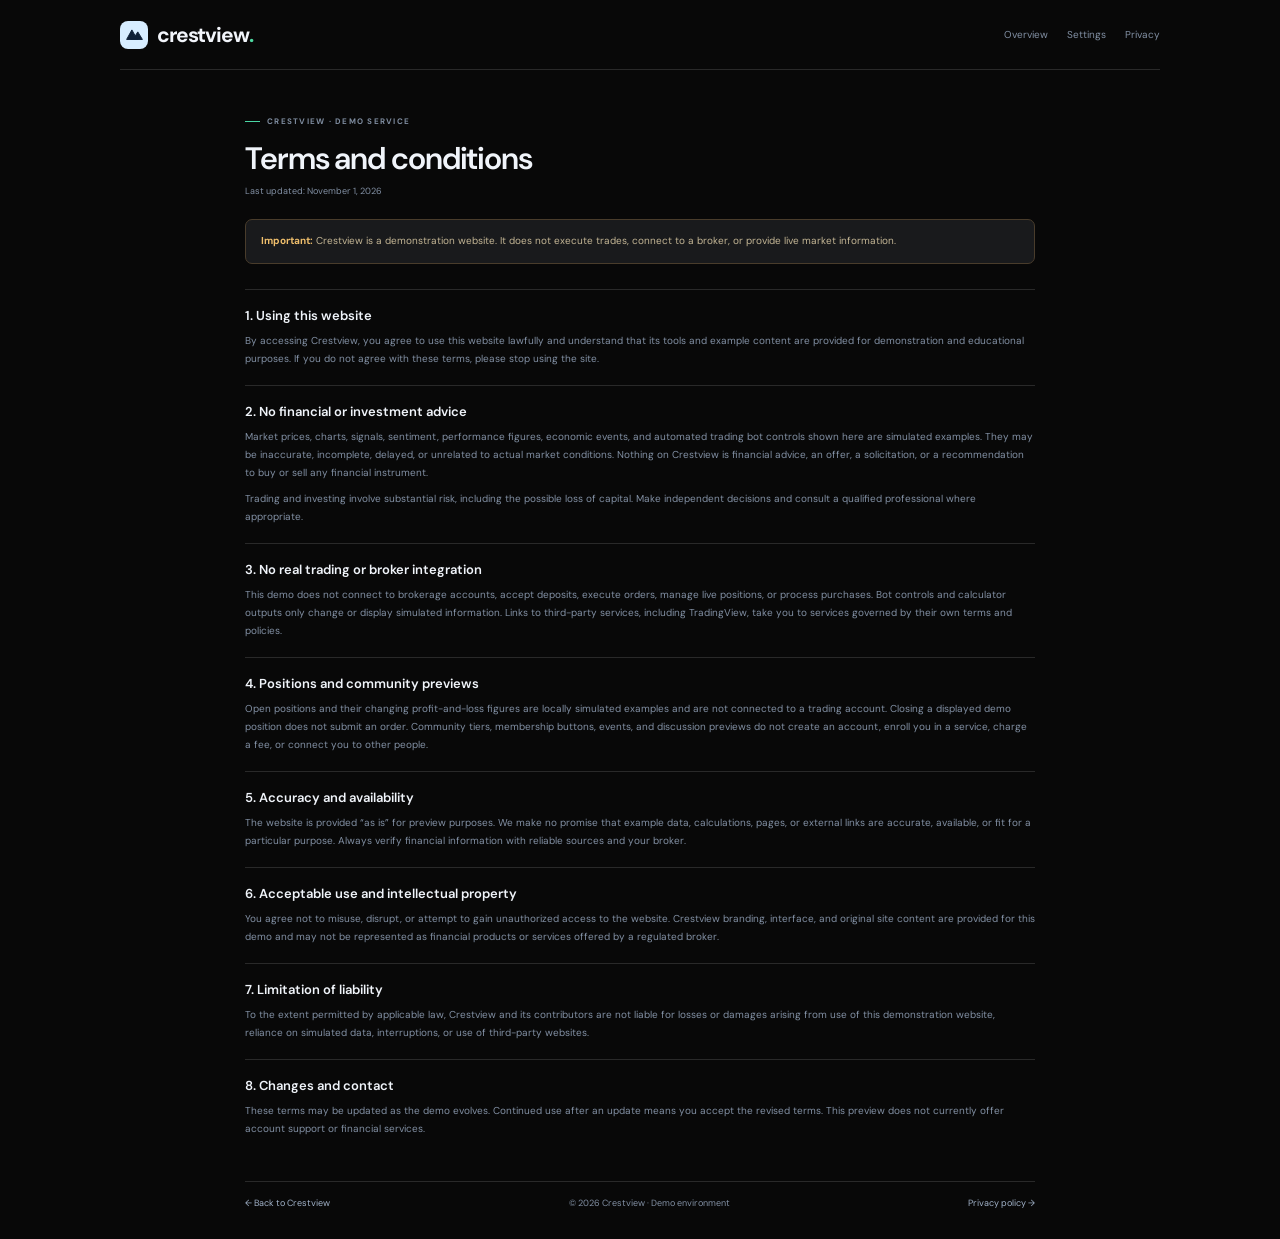
<file: terms.html>
<!DOCTYPE html>
<html lang="en">
<head><meta charset="UTF-8"><meta name="viewport" content="width=device-width, initial-scale=1.0"><meta name="theme-color" content="#08111f"><meta name="description" content="Crestview demo website terms and conditions."><title>Terms and Conditions — Crestview</title><link rel="preconnect" href="https://fonts.googleapis.com"><link rel="preconnect" href="https://fonts.gstatic.com" crossorigin><link href="https://fonts.googleapis.com/css2?family=DM+Mono:wght@400;500&family=DM+Sans:wght@400;500;600;700&display=swap" rel="stylesheet"><link rel="stylesheet" href="styles.css"><link rel="stylesheet" href="pages.css"><script src="theme.js"></script></head>
<body class="legal-page"><header class="legal-header"><a class="brand" href="index.html"><span class="brand-mark" aria-hidden="true"><svg viewBox="0 0 32 32"><path d="M4 23.5 12 9l5.1 9.1L21 12l7 11.5H4Z"/><path d="M10 23.5h12"/></svg></span><span>crestview<span class="brand-period">.</span></span></a><nav aria-label="Legal navigation"><a href="index.html">Overview</a><a href="settings.html">Settings</a><a href="privacy.html">Privacy</a></nav></header><main class="legal-content"><div class="eyebrow"><span class="eyebrow-line"></span> CRESTVIEW · DEMO SERVICE</div><h1>Terms and conditions</h1><p class="legal-updated">Last updated: November 1, 2026</p><div class="legal-notice"><strong>Important:</strong> Crestview is a demonstration website. It does not execute trades, connect to a broker, or provide live market information.</div>
<section><h2>1. Using this website</h2><p>By accessing Crestview, you agree to use this website lawfully and understand that its tools and example content are provided for demonstration and educational purposes. If you do not agree with these terms, please stop using the site.</p></section>
<section><h2>2. No financial or investment advice</h2><p>Market prices, charts, signals, sentiment, performance figures, economic events, and automated trading bot controls shown here are simulated examples. They may be inaccurate, incomplete, delayed, or unrelated to actual market conditions. Nothing on Crestview is financial advice, an offer, a solicitation, or a recommendation to buy or sell any financial instrument.</p><p>Trading and investing involve substantial risk, including the possible loss of capital. Make independent decisions and consult a qualified professional where appropriate.</p></section>
<section><h2>3. No real trading or broker integration</h2><p>This demo does not connect to brokerage accounts, accept deposits, execute orders, manage live positions, or process purchases. Bot controls and calculator outputs only change or display simulated information. Links to third-party services, including TradingView, take you to services governed by their own terms and policies.</p></section>
<section><h2>4. Positions and community previews</h2><p>Open positions and their changing profit-and-loss figures are locally simulated examples and are not connected to a trading account. Closing a displayed demo position does not submit an order. Community tiers, membership buttons, events, and discussion previews do not create an account, enroll you in a service, charge a fee, or connect you to other people.</p></section>
<section><h2>5. Accuracy and availability</h2><p>The website is provided “as is” for preview purposes. We make no promise that example data, calculations, pages, or external links are accurate, available, or fit for a particular purpose. Always verify financial information with reliable sources and your broker.</p></section>
<section><h2>6. Acceptable use and intellectual property</h2><p>You agree not to misuse, disrupt, or attempt to gain unauthorized access to the website. Crestview branding, interface, and original site content are provided for this demo and may not be represented as financial products or services offered by a regulated broker.</p></section>
<section><h2>7. Limitation of liability</h2><p>To the extent permitted by applicable law, Crestview and its contributors are not liable for losses or damages arising from use of this demonstration website, reliance on simulated data, interruptions, or use of third-party websites.</p></section>
<section><h2>8. Changes and contact</h2><p>These terms may be updated as the demo evolves. Continued use after an update means you accept the revised terms. This preview does not currently offer account support or financial services.</p></section>
<footer class="legal-footer"><a href="index.html">← Back to Crestview</a><span>© 2026 Crestview · Demo environment</span><a href="privacy.html">Privacy policy →</a></footer></main></body></html>
</file>
<file: styles.css>
@font-face {
  font-family: "Oceanwide";
  src: local("Oceanwide"), local("Oceanwide Regular");
  font-style: normal;
  font-weight: 100 900;
  font-display: swap;
}

:root {
  color-scheme: dark;
  --page: #080808;
  --sidebar: #0d0d0d;
  --panel: #141414;
  --panel-raised: #1b1b1b;
  --border: #292929;
  --text: #f0f4fa;
  --muted: #8290a4;
  --subtle: #5e6d80;
  --green: #39d6a0;
  --red: #ff7180;
  --blue: #7999ff;
  --violet: #ad8bff;
  --accent: #51d6a6;
  --chart-grid: rgba(120,140,165,.16);
  --font-scale: 1;
  font-family: "Oceanwide", "DM Sans", sans-serif;
  font-synthesis: none;
  text-rendering: optimizeLegibility;
}

* { box-sizing: border-box; }
html { min-width: 320px; scroll-behavior: smooth; scroll-padding-top: 24px; }
body { margin: 0; background: var(--page); color: var(--text); font-size: calc(13px * var(--font-scale)); -webkit-font-smoothing: antialiased; }
button, input, select { font: inherit; }
button { color: inherit; }
a { color: inherit; text-decoration: none; }
button:focus-visible, a:focus-visible, input:focus-visible, select:focus-visible { outline: 2px solid #6c8fff; outline-offset: 3px; }

.app-shell { min-height: 100vh; }
.sidebar { position: fixed; inset: 0 auto 0 0; z-index: 20; display: flex; flex-direction: column; width: 248px; overflow-x: hidden; overflow-y: auto; overscroll-behavior-y: contain; -webkit-overflow-scrolling: touch; padding: 27px 16px 13px; border-right: 1px solid #222; background: var(--sidebar); }
.brand { display: flex; align-items: center; gap: 9px; width: fit-content; margin: 0 0 44px 7px; color: #f2f5fb; font-size: 21px; font-weight: 700; letter-spacing: -1.15px; }
.brand-mark { display: grid; width: 28px; height: 28px; place-items: center; border-radius: 8px; background: #d7edff; }
.brand-mark svg { width: 21px; fill: #102137; stroke: #102137; stroke-width: 1.5; stroke-linejoin: round; }
.brand-mark svg path:last-child { fill: none; stroke-width: 1.2; }
.brand-period { color: #4ed9a2; }
.workspace-label, .section-kicker, .card-heading, .eyebrow { color: #7f8da0; font-size: 9px; font-weight: 700; letter-spacing: 1.05px; }
.workspace-label { display: flex; justify-content: space-between; align-items: center; padding: 0 10px; }
.side-nav { display: grid; gap: 4px; margin: 12px 0 23px; }
.nav-link { position: relative; display: flex; align-items: center; gap: 12px; height: 39px; padding: 0 11px; border-radius: 7px; color: #8997aa; font-size: 12px; transition: background .18s, color .18s; }
.nav-link:hover, .nav-link.active { background: #142237; color: #f0f4fb; }
.nav-link.active::before { position: absolute; top: 10px; bottom: 10px; left: 0; width: 2px; border-radius: 3px; background: var(--accent); content: ""; }
.nav-icon { display: grid; width: 16px; place-items: center; color: #8797ab; font-size: 16px; }
.nav-link.active .nav-icon { color: var(--accent); }
.nav-count { margin-left: auto; padding: 2px 6px; border-radius: 9px; background: #1b2c43; color: #a7b3c2; font-size: 10px; }
.nav-dot { width: 5px; height: 5px; margin-left: auto; border-radius: 50%; background: #52d8a6; }
.sidebar-divider { height: 1px; margin: 0 7px 21px; background: #1b2a3d; }
.watch-add, .more-button { border: 0; background: none; color: #8392a6; cursor: pointer; font-size: 17px; }
.side-watchlist { display: grid; gap: 4px; margin-top: 9px; }
.watch-item { display: flex; align-items: center; gap: 9px; width: 100%; padding: 8px 7px; border: 0; border-radius: 7px; background: transparent; text-align: left; cursor: pointer; }
.watch-item:hover, .watch-item.selected { background: #121f31; }
.currency-icon { display: grid; flex: 0 0 29px; width: 29px; height: 29px; place-items: center; border: 1px solid rgba(255,255,255,.07); border-radius: 50%; font-family: "DM Sans", sans-serif; font-size: 13px; font-weight: 700; }
.currency-icon.blue { background: #162d4d; color: #8db4ff; }
.currency-icon.purple { background: #302441; color: #d1a2fc; }
.currency-icon.gold { background: #3a3020; color: #f4c767; font-size: 10px; }
.currency-icon.orange { background: #3a2a20; color: #ffa65a; }
.watch-copy { display: grid; gap: 3px; min-width: 0; }
.watch-copy strong { font-size: 11px; font-weight: 600; }
.watch-copy small { overflow: hidden; color: #748399; font-size: 9px; text-overflow: ellipsis; white-space: nowrap; }
.watch-price { margin-left: auto; color: #9daabc; font-family: "DM Mono", monospace; font-size: 10px; }
.sidebar-spacer { flex: 1 0 22px; }
.plan-card { padding: 14px 13px 13px; border: 1px solid #263857; border-radius: 9px; background: radial-gradient(ellipse at 100% 0, #263355 0, #142238 52%, #111d2d 100%); }
.plan-top { display: flex; align-items: center; gap: 6px; color: #a9b5d3; font-size: 8px; font-weight: 700; letter-spacing: 1px; }
.plan-spark { color: #b7a0ff; font-size: 14px; }
.plan-card p { margin: 10px 0 12px; color: #eef0f7; font-size: 12px; font-weight: 600; line-height: 1.5; }
.plan-button { display: flex; justify-content: space-between; width: 100%; padding: 8px 9px; border: 1px solid #425072; border-radius: 5px; background: #202c47; color: #e4e7f2; font-size: 10px; cursor: pointer; }
.profile-button { display: flex; align-items: center; gap: 9px; margin-top: 12px; padding: 9px 5px; border: 0; border-top: 1px solid #1b2a3d; background: transparent; text-align: left; cursor: pointer; }
.avatar, .top-avatar { display: grid; flex: 0 0 31px; width: 31px; height: 31px; place-items: center; border-radius: 50%; background: linear-gradient(140deg, #5c718c, #293d59); color: #e8f0fa; font-size: 10px; font-weight: 700; }
.profile-copy { display: grid; gap: 3px; }
.profile-copy strong { font-size: 10px; font-weight: 600; }
.profile-copy small { color: #8190a4; font-size: 9px; }
.profile-menu { margin-left: auto; color: #91a0b3; font-size: 20px; letter-spacing: 1px; }

.main-content { min-height: 100vh; margin-left: 248px; }
.topbar { position: sticky; top: 0; z-index: 10; display: flex; align-items: center; justify-content: space-between; height: 61px; padding: 0 34px; border-bottom: 1px solid #222; background: rgba(8,8,8,.94); backdrop-filter: blur(12px); }
.breadcrumb { color: #8090a4; font-size: 11px; }
.breadcrumb span { padding: 0 9px; color: #415168; }
.breadcrumb strong { color: #e5eaf2; font-weight: 500; }
.topbar-actions { display: flex; align-items: center; gap: 19px; }
.market-status { display: flex; align-items: center; gap: 7px; color: #9ba9b9; font-size: 10px; }
.live-pulse { position: relative; width: 6px; height: 6px; border-radius: 50%; background: #40d6a2; }
.live-pulse::after { position: absolute; inset: -3px; border: 1px solid rgba(64,214,162,.35); border-radius: 50%; content: ""; animation: pulse 2s infinite; }
.demo-pulse { width: 6px; height: 6px; border-radius: 50%; background: #e6b45e; }
@keyframes pulse { 0% { transform: scale(.7); opacity: .8; } 100% { transform: scale(1.7); opacity: 0; } }
.icon-button { position: relative; border: 0; background: transparent; color: #a1afc0; font-size: 18px; cursor: pointer; }
.notification-badge { position: absolute; top: 1px; right: 0; width: 5px; height: 5px; border-radius: 50%; background: #ff7284; }
.top-avatar { width: 27px; height: 27px; min-width: 27px; border: 1px solid #51637c; cursor: pointer; }
.mobile-menu { display: none; border: 0; background: transparent; color: var(--text); font-size: 19px; }
.page-content { max-width: 1540px; margin: 0 auto; padding: 31px 34px 18px; }
.page-heading { display: flex; align-items: center; justify-content: space-between; margin-bottom: 22px; }
.eyebrow { display: flex; align-items: center; gap: 7px; font-size: 8px; letter-spacing: 1.25px; }
.eyebrow-line { width: 15px; height: 1px; background: #4ad6a4; }
h1, h2, h3, p { margin-top: 0; }
h1 { margin: 9px 0 6px; font-size: clamp(24px, 2.3vw, 29px); font-weight: 600; letter-spacing: -1.1px; }
.wave { color: #d5ad72; font-size: 19px; }
.subtitle { margin: 0; color: #8290a4; font-size: 11px; }
.outline-button { display: flex; align-items: center; gap: 8px; padding: 9px 12px; border: 1px solid #283951; border-radius: 6px; background: #101c2c; color: #bac5d2; font-size: 10px; cursor: pointer; transition: background .2s, border-color .2s; }
.outline-button:hover { border-color: #506688; background: #16243a; }
.refresh-icon { font-size: 15px; }
.summary-grid { display: grid; grid-template-columns: 1.25fr 1fr 1fr 1fr; gap: 12px; margin-bottom: 15px; }
.summary-card, .panel { min-width: 0; border: 1px solid var(--border); border-radius: 9px; background: var(--panel); }
.summary-card { position: relative; overflow: hidden; min-height: 128px; padding: 15px 16px; }
.balance-card { background: linear-gradient(115deg, #171a1a, #141414 74%); }
.card-heading { display: flex; align-items: center; justify-content: space-between; font-size: 8px; letter-spacing: .9px; }
.more-button { padding: 0 2px; line-height: 10px; }
.balance-line { display: flex; align-items: center; gap: 10px; margin-top: 13px; }
.balance-line > strong { font-family: "DM Mono", monospace; font-size: 25px; font-weight: 500; letter-spacing: -1.3px; }
.balance-line > strong span { color: #b3bfce; font-size: 16px; }
.change-pill { padding: 4px 6px; border-radius: 4px; background: rgba(53,211,154,.1); font-size: 9px; }
.positive, .positive-text { color: var(--green) !important; }
.balance-note { margin-top: 4px; color: #55d5a5; font-family: "DM Mono", monospace; font-size: 9px; }
.balance-note span { color: #73859a; font-family: "Oceanwide", "DM Sans", sans-serif; }
.sparkline { position: absolute; right: 13px; bottom: 8px; left: 13px; height: 28px; opacity: .6; }
.sparkline svg { width: 100%; height: 100%; overflow: visible; }
.sparkline path { fill: none; stroke: #46d3a5; stroke-width: 1.5; vector-effect: non-scaling-stroke; }
.metric-value { margin-top: 20px; font-family: "DM Mono", monospace; font-size: 25px; font-weight: 500; letter-spacing: -.8px; }
.decimal { color: #a1afbd; font-size: 16px; }
.metric-footer { display: flex; align-items: center; gap: 8px; margin-top: 9px; }
.mini-tag { padding: 3px 6px; border-radius: 3px; background: rgba(53,211,154,.09); color: #62d9ad; font-size: 8px; }
.metric-muted { color: #78889b; font-size: 9px; }
.card-icon { display: grid; width: 21px; height: 21px; place-items: center; border-radius: 5px; font-size: 13px; }
.green-icon { background: #142c2b; color: #56d6a6; }
.violet-icon { background: #28223b; color: #b49bff; }
.change-text { color: #56d7a6; font-size: 9px; }
.violet-tag { background: #28233a; color: #b19dff; }
.market-layout { display: grid; grid-template-columns: minmax(0, 1fr) 260px; gap: 12px; margin-bottom: 15px; }
.panel { padding: 16px; }
.panel-heading { display: flex; align-items: center; justify-content: space-between; gap: 12px; }
.panel-heading h2 { margin: 5px 0 0; font-size: 14px; font-weight: 600; letter-spacing: -.2px; }
.instrument { display: flex; align-items: center; gap: 10px; }
.large-icon { width: 35px; height: 35px; font-size: 16px; }
.instrument-name { display: flex; align-items: center; gap: 8px; }
.instrument-name h2 { margin: 0; font-size: 14px; }
.instrument-badge { padding: 3px 5px; border: 1px solid #263750; border-radius: 3px; color: #92a4bc; font-size: 8px; }
.instrument-description { margin-top: 4px; color: #8290a4; font-size: 9px; }
.chart-tools { display: flex; align-items: center; gap: 13px; }
.timeframes { display: flex; gap: 2px; padding: 3px; border-radius: 5px; background: #101e30; }
.timeframes button { padding: 5px 7px; border: 0; border-radius: 3px; background: transparent; color: #8090a4; font-size: 9px; cursor: pointer; }
.timeframes button:hover, .timeframes button.selected { background: #253650; color: #e1e9f4; }
.chart-link { display: flex; align-items: center; gap: 4px; color: #a6b6cb; font-size: 9px; white-space: nowrap; }
.chart-link:hover { color: #8fabff; }
.quote-row { display: flex; align-items: baseline; gap: 8px; margin: 17px 0 5px; }
.quote-row > strong { font-family: "DM Mono", monospace; font-size: 20px; font-weight: 500; }
.quote-change { color: var(--green); font-family: "DM Mono", monospace; font-size: 9px; }
.quote-label { color: #718198; font-size: 9px; }
.chart-updated { display: flex; align-items: center; gap: 6px; margin-left: auto; color: #77869a; font-size: 8px; letter-spacing: .7px; }
.chart-updated .live-pulse { width: 5px; height: 5px; }
.chart-wrap { position: relative; height: 207px; padding: 7px 0 20px 37px; }
#price-chart { display: block; width: 100%; height: 100%; }
.chart-y-labels { position: absolute; top: 9px; bottom: 22px; left: 0; display: flex; flex-direction: column; justify-content: space-between; color: #69798e; font-family: "DM Mono", monospace; font-size: 8px; }
.chart-x-labels { position: absolute; right: 2px; bottom: 0; left: 37px; display: flex; justify-content: space-between; color: #69798e; font-family: "DM Mono", monospace; font-size: 8px; }
.chart-tooltip { position: absolute; z-index: 2; display: none; padding: 5px 7px; border: 1px solid #344760; border-radius: 4px; background: #17273a; color: #e5edf8; font-family: "DM Mono", monospace; font-size: 9px; pointer-events: none; }
.chart-footer { display: flex; align-items: center; gap: 13px; margin-top: 7px; color: #78879b; font-size: 8px; }
.chart-footer > span:first-child { display: flex; align-items: center; gap: 5px; color: #a8b7c8; }
.legend-dot { width: 6px; height: 6px; border-radius: 50%; background: #55dda9; }
.expand-chart { margin-left: auto; border: 0; background: transparent; color: #7f8da0; font-size: 15px; cursor: pointer; }
.sentiment-panel { padding: 16px 15px 13px; }
.sentiment-panel .panel-heading h2 { font-size: 12px; }
.live-label { display: flex; align-items: center; gap: 6px; color: #59d6a6; font-size: 8px; letter-spacing: .7px; }
.live-label .live-pulse { width: 5px; height: 5px; }
.live-label.demo-label { color: #e6b45e; }
.sentiment-score { margin-top: 19px; text-align: center; }
.score-number { color: #e9f0f9; font-family: "DM Mono", monospace; font-size: 29px; letter-spacing: -1px; }
.score-number span { color: #65768c; font-size: 11px; letter-spacing: 0; }
.sentiment-state { display: inline-block; margin-top: 3px; padding: 3px 8px; border-radius: 10px; background: rgba(55,209,155,.11); color: #5cdaa9; font-size: 9px; }
.sentiment-score p { margin: 7px 0 12px; color: #8290a4; font-size: 9px; }
.sentiment-meter { height: 5px; overflow: hidden; border-radius: 5px; background: linear-gradient(90deg, #e36975 0%, #e6a957 40%, #9da36c 65%, #45cf9d 100%); }
.sentiment-meter span { display: block; width: 72%; height: 100%; margin-left: 0; border-right: 2px solid #f1f5fc; }
.meter-labels { display: flex; justify-content: space-between; margin-top: 5px; color: #6f7e91; font-size: 8px; }
.sentiment-divider { height: 1px; margin: 12px 0; background: #1c2a3d; }
.signal-strength { display: flex; align-items: center; justify-content: space-between; }
.signal-strength > div:first-child { display: grid; gap: 4px; }
.signal-strength strong { color: #e3eaf3; font-size: 10px; font-weight: 500; }
.strength-bars { display: flex; align-items: end; gap: 3px; height: 15px; }
.strength-bars i { width: 5px; height: 8px; border-radius: 2px; background: #4cd4a4; }
.strength-bars i:nth-child(2) { height: 11px; }.strength-bars i:nth-child(3) { height: 14px; }.strength-bars i:nth-child(4) { height: 11px; }.strength-bars i.muted { height: 8px; background: #28374a; }
.sentiment-stat { display: flex; align-items: center; justify-content: space-between; margin-top: 13px; color: #8290a4; font-size: 9px; }
.sentiment-stat strong { color: #cbd4df; font-size: 9px; font-weight: 500; }
.green-dot { display: inline-block; width: 5px; height: 5px; border-radius: 50%; background: #4bd4a3; }
.volatility { color: #e9b869 !important; }
.text-link { padding: 0; border: 0; background: transparent; color: #97abff; font-size: 9px; cursor: pointer; }
.text-link:hover { color: #c2ceff; }
.sentiment-panel > .text-link { display: flex; align-items: center; justify-content: space-between; width: 100%; margin-top: 15px; padding-top: 12px; border-top: 1px solid #1c2a3d; }
.lower-grid { display: grid; grid-template-columns: minmax(0, 1.5fr) minmax(300px, .95fr); gap: 12px; margin-bottom: 15px; }
.markets-panel, .signals-panel { min-height: 250px; }
.compact-link { white-space: nowrap; }
.market-table-wrap { overflow-x: auto; }
.market-table { width: 100%; min-width: 490px; margin-top: 15px; border-collapse: collapse; text-align: left; }
.market-table th { padding: 0 8px 9px; border-bottom: 1px solid #1c2a3d; color: #75859a; font-size: 8px; font-weight: 600; letter-spacing: .6px; }
.market-table th:first-child, .market-table td:first-child { padding-left: 0; }
.market-table td { height: 42px; padding: 4px 8px; border-bottom: 1px solid #19273a; color: #d2dce8; font-size: 9px; white-space: nowrap; }
.market-table tr:last-child td { border-bottom: 0; }
.table-instrument { display: flex; align-items: center; gap: 8px; }
.table-instrument .currency-icon { flex-basis: 25px; width: 25px; height: 25px; font-size: 11px; }
.table-instrument > span:last-child { display: grid; gap: 3px; }
.table-instrument strong { font-size: 9px; font-weight: 600; }
.table-instrument small { color: #78889b; font-size: 8px; }
.mono { font-family: "DM Mono", monospace; }
.negative-text { color: var(--red) !important; }
.table-spark { font-family: "DM Mono", monospace; font-size: 14px; letter-spacing: -2px; }
.green-spark { color: #4bcfa0; }.red-spark { color: #ef7885; }
.row-arrow { border: 0; background: transparent; color: #77879b; cursor: pointer; }
.row-arrow:hover { color: #abc0ff; }
.data-disclaimer { margin-top: 3px; color: #69798e; font-size: 8px; }
.signals-count { display: grid; width: 20px; height: 20px; place-items: center; border-radius: 50%; background: #202d43; color: #b3c0d0; font-family: "DM Mono", monospace; font-size: 9px; }
.signal-list { margin-top: 13px; }
.signal-item { display: flex; align-items: center; gap: 9px; padding: 10px 0; border-bottom: 1px solid #1b293b; }
.signal-direction { display: grid; width: 35px; height: 21px; place-items: center; border-radius: 4px; font-size: 8px; font-weight: 700; letter-spacing: .4px; }
.signal-direction.buy { background: rgba(49,203,146,.12); color: #55d6a4; }
.signal-direction.sell { background: rgba(244,103,121,.12); color: #ff8290; }
.signal-copy { display: grid; gap: 4px; }
.signal-copy strong { font-size: 9px; font-weight: 600; }
.signal-copy small { color: #7e8da1; font-size: 8px; }
.signal-confidence { display: grid; gap: 3px; margin-left: auto; color: #c8d4e2; font-family: "DM Mono", monospace; font-size: 9px; text-align: right; }
.signal-confidence small { color: #728198; font-family: "Oceanwide", "DM Sans", sans-serif; font-size: 8px; }
.lock-icon { color: #a58dff; }
.unlock-button { margin-left: auto; padding: 5px 8px; border: 1px solid #3c365c; border-radius: 4px; background: #241f39; color: #b6a3ff; font-size: 8px; cursor: pointer; }
.signals-bottom { display: flex; align-items: center; justify-content: space-between; margin-top: 10px; color: #708096; font-size: 8px; }
.tools-grid { display: grid; grid-template-columns: minmax(0, 1fr) minmax(0, 1fr); gap: 12px; margin-bottom: 15px; }
.calculator-panel, .events-panel { min-height: 242px; }
.tool-icon { display: grid; width: 25px; height: 25px; place-items: center; border: 1px solid #29394e; border-radius: 6px; color: #9bb0ff; }
.panel-description { margin: 7px 0 0; color: #7e8da1; font-size: 9px; }
.calculator-fields { display: grid; grid-template-columns: repeat(4, minmax(0,1fr)); gap: 9px; margin-top: 18px; }
.calculator-fields label { display: grid; gap: 7px; color: #8795a8; font-size: 8px; }
.input-wrap, .select-wrap { display: flex; align-items: center; height: 32px; padding: 0 8px; border: 1px solid #28384d; border-radius: 5px; background: #0b1523; color: #91a0b4; font-family: "DM Mono", monospace; font-size: 9px; }
.input-wrap:focus-within, .select-wrap:focus-within { border-color: #718aff; }
.input-wrap input { width: 100%; min-width: 0; border: 0; outline: 0; background: transparent; color: #e4ebf4; font-family: "DM Mono", monospace; font-size: 10px; }
.input-wrap input::-webkit-inner-spin-button { appearance: none; }
.input-wrap input[type=number] { -moz-appearance: textfield; }
.select-wrap select { width: 100%; border: 0; outline: 0; appearance: none; background: transparent; color: #e4ebf4; font-family: "DM Mono", monospace; font-size: 9px; }
.select-wrap select option { background: #0e1929; }
.calc-result { display: flex; align-items: center; justify-content: space-between; margin-top: 14px; padding: 11px 12px; border: 1px solid #22354b; border-radius: 6px; background: #101f30; }
.calc-result > div { display: grid; gap: 4px; }
.calc-result span { color: #8594a8; font-size: 7px; font-weight: 600; letter-spacing: .7px; }
.calc-result strong { color: #ecf2f8; font-family: "DM Mono", monospace; font-size: 17px; font-weight: 500; }
.calc-result strong small { color: #9eacbd; font-family: "Oceanwide", "DM Sans", sans-serif; font-size: 9px; }
.calc-result .risk-result { text-align: right; }
.risk-result strong { color: #ffc370; font-size: 14px; }
.calc-note { margin-top: 8px; color: #68788d; font-size: 8px; }
.calendar-date { padding: 6px 8px; border: 1px solid #27374c; border-radius: 4px; background: #111e2e; color: #b6c1cf; font-size: 8px; letter-spacing: .4px; cursor: pointer; }
.calendar-date span { padding-left: 6px; color: #7c8ca0; }
.event-list { margin-top: 16px; }
.event-item { display: grid; grid-template-columns: 40px 6px minmax(0,1fr) auto; align-items: center; gap: 10px; min-height: 49px; border-bottom: 1px solid #1c2a3c; }
.event-item:last-child { border-bottom: 0; }
.event-time { display: grid; gap: 3px; }
.event-time strong { color: #dce5ef; font-family: "DM Mono", monospace; font-size: 9px; font-weight: 500; }
.event-time small { color: #708097; font-size: 8px; }
.impact-dot { width: 6px; height: 6px; border-radius: 50%; }
.high-impact { background: #ff7982; box-shadow: 0 0 7px rgba(255,121,130,.4); }
.medium-impact { background: #efb85e; }
.event-copy { display: grid; gap: 4px; min-width: 0; }
.event-copy strong { overflow: hidden; color: #cbd5e1; font-size: 9px; font-weight: 500; text-overflow: ellipsis; white-space: nowrap; }
.event-copy small { color: #74849a; font-size: 8px; }
.event-copy small span { padding: 0 3px; color: #45556b; }
.event-impact { font-size: 8px; white-space: nowrap; }
.high-text { color: #f1868e; }.medium-text { color: #e9bc6e; }
.event-disclaimer { margin-top: 5px; color: #69798e; font-size: 8px; }
.bots-panel { margin-bottom: 14px; padding: 16px; }
.bots-panel .panel-heading { align-items: flex-start; }
.bots-panel .panel-description { margin-top: 6px; }
.small-outline { padding: 7px 9px; white-space: nowrap; }
.bot-cards { display: grid; grid-template-columns: repeat(3,minmax(0,1fr)); gap: 10px; margin-top: 14px; }
.bot-card { padding: 13px; border: 1px solid #213148; border-radius: 7px; background: #101d2d; }
.bot-card-top { display: flex; align-items: center; justify-content: space-between; }
.bot-avatar { display: grid; width: 28px; height: 28px; place-items: center; border-radius: 7px; font-size: 15px; }
.bot-blue { background: #1c3045; color: #72d9c0; }.bot-violet { background: #2b2541; color: #b39bff; }
.bot-status { display: flex; align-items: center; gap: 5px; font-size: 7px; font-weight: 700; letter-spacing: .6px; }
.bot-status i { width: 5px; height: 5px; border-radius: 50%; background: #42d1a0; }
.bot-status.paused { color: #8492a5; }.bot-status.paused i { background: #738196; }
.bot-status.running { color: #54d4a3; }
.bot-card h3 { margin: 11px 0 5px; font-size: 11px; font-weight: 600; }
.bot-card > p { min-height: 27px; margin: 0; color: #7e8da1; font-size: 8px; line-height: 1.5; }
.bot-stats { display: flex; gap: 25px; margin-top: 12px; padding: 9px 0; border-top: 1px solid #1e2d41; border-bottom: 1px solid #1e2d41; }
.bot-stats > span { display: grid; gap: 4px; color: #74849a; font-size: 7px; letter-spacing: .4px; }
.bot-stats strong { color: #cdd7e3; font-family: "DM Mono", monospace; font-size: 9px; font-weight: 500; letter-spacing: 0; }
.bot-card-footer { display: flex; align-items: center; justify-content: space-between; margin-top: 9px; }
.bot-tag { color: #8998ac; font-size: 7px; letter-spacing: .4px; }
.bot-toggle { position: relative; width: 28px; height: 15px; padding: 0; border: 1px solid #34455b; border-radius: 10px; background: #1b293b; cursor: pointer; transition: background .2s; }
.bot-toggle i { position: absolute; top: 2px; left: 2px; width: 9px; height: 9px; border-radius: 50%; background: #a5b1c0; transition: transform .2s, background .2s; }
.bot-toggle.on { border-color: #35bd8e; background: #187b60; }
.bot-toggle.on i { transform: translateX(12px); background: white; }
.bot-add-card { display: flex; flex-direction: column; align-items: center; justify-content: center; min-height: 182px; padding: 14px; border: 1px dashed #35445a; border-radius: 7px; background: transparent; text-align: center; cursor: pointer; transition: background .2s, border-color .2s; }
.bot-add-card:hover { border-color: #738aff; background: #121e31; }
.bot-add-card > span:first-child { display: grid; width: 28px; height: 28px; margin-bottom: 8px; place-items: center; border-radius: 50%; background: #1c2a40; color: #a8bbff; font-size: 18px; }
.bot-add-card strong { font-size: 9px; font-weight: 600; }
.bot-add-card small { margin-top: 5px; color: #7d8ca0; font-size: 8px; }
.bot-add-card .bot-add-link { margin-top: 12px; color: #a9baff; font-size: 8px; }
.page-footer { display: flex; align-items: center; justify-content: space-between; padding: 8px 2px 0; color: #65758a; font-size: 8px; }
.demo-footer { display: flex; align-items: center; gap: 5px; color: #7e8da0; }
.demo-footer i { width: 5px; height: 5px; border-radius: 50%; background: #e5b35b; }
.toast { position: fixed; z-index: 50; right: 24px; bottom: 22px; max-width: min(360px,calc(100vw - 32px)); padding: 11px 15px; transform: translateY(15px); border: 1px solid #31445c; border-radius: 7px; background: #142337; color: #e6edf6; font-size: 11px; opacity: 0; pointer-events: none; transition: opacity .2s, transform .2s; }
.toast.show { transform: translateY(0); opacity: 1; }
.modal-backdrop { position: fixed; inset: 0; z-index: 40; display: grid; place-items: center; padding: 20px; background: rgba(3,8,15,.74); opacity: 0; pointer-events: none; transition: opacity .2s; }
.modal-backdrop.open { opacity: 1; pointer-events: auto; }
.modal { position: relative; width: min(420px,100%); padding: 28px; transform: translateY(10px); border: 1px solid #293b53; border-radius: 12px; background: radial-gradient(ellipse at 90% 0,#1d2b48 0,#111d2d 48%,#0e1929 100%); text-align: center; transition: transform .2s; }
.modal-backdrop.open .modal { transform: translateY(0); }
.modal-close { position: absolute; top: 11px; right: 13px; border: 0; background: transparent; color: #9ba9ba; font-size: 22px; cursor: pointer; }
.modal-symbol { display: grid; width: 42px; height: 42px; margin: 0 auto 14px; place-items: center; border: 1px solid #3b4263; border-radius: 12px; background: #232640; color: #c1a8ff; font-size: 21px; }
.modal .section-kicker { color: #a9b6cf; }
.modal h2 { margin: 9px 0; font-size: 19px; letter-spacing: -.4px; }
.modal p { margin: 0 auto; max-width: 320px; color: #91a0b4; font-size: 11px; line-height: 1.7; }
.modal-actions { display: grid; gap: 8px; margin-top: 21px; }
.primary-button { display: flex; align-items: center; justify-content: space-between; padding: 11px 13px; border: 1px solid #7188ff; border-radius: 6px; background: #576fe0; color: #fff; font-size: 10px; cursor: pointer; }
.primary-button:hover { background: #657df0; }
.modal-secondary { padding: 8px; border: 0; background: transparent; color: #94a3b7; font-size: 10px; cursor: pointer; }
.modal-footnote { display: block; margin-top: 14px; color: #69798e; font-size: 8px; }
body.chart-expanded .chart-panel { position: fixed; inset: 5vh 5vw; z-index: 30; display: flex; flex-direction: column; box-shadow: 0 20px 80px #000b; }
body.chart-expanded .chart-wrap { flex: 1; min-height: 0; }
body.chart-expanded::after { position: fixed; inset: 0; z-index: 25; background: #030811cc; content: ""; }

@media (min-width: 1500px) {
  .page-content { padding-right: 42px; padding-left: 42px; }
  .chart-wrap { height: 225px; }
}
@media (max-width: 1190px) {
  .sidebar { width: 220px; }
  .main-content { margin-left: 220px; }
  .page-content { padding-right: 24px; padding-left: 24px; }
  .topbar { padding-right: 24px; padding-left: 24px; }
  .market-layout { grid-template-columns: minmax(0,1fr) 235px; }
  .summary-grid { gap: 9px; }
  .summary-card { padding-right: 12px; padding-left: 12px; }
  .calculator-fields { gap: 6px; }
}
@media (max-width: 980px) {
  .market-layout { grid-template-columns: minmax(0,1fr) 220px; }
  .lower-grid { grid-template-columns: minmax(0,1fr); }
  .signals-panel { min-height: 0; }
  .signal-list { display: grid; grid-template-columns: repeat(3,minmax(0,1fr)); gap: 12px; }
  .signal-item { align-items: flex-start; flex-wrap: wrap; border-bottom: 0; }
  .signal-confidence { margin-left: 0; }
  .unlock-button { margin-left: 0; }
  .signals-bottom { padding-top: 9px; border-top: 1px solid #1b293b; }
  .calculator-fields { grid-template-columns: repeat(2,minmax(0,1fr)); }
  .bot-cards { grid-template-columns: repeat(2,minmax(0,1fr)); }
  .bot-add-card { min-height: 170px; }
}
@media (max-width: 740px) {
  .sidebar { width: 248px; transform: translateX(-100%); transition: transform .22s ease; box-shadow: 10px 0 40px #0006; }
  .sidebar.open { transform: translateX(0); }
  .main-content { margin-left: 0; }
  .mobile-menu { display: block; }
  .topbar { height: 56px; padding: 0 17px; }
  .breadcrumb { margin-right: auto; margin-left: 12px; }
  .topbar-actions { gap: 12px; }
  .market-status { font-size: 0; }
  .market-status .live-pulse { width: 7px; height: 7px; }
  .page-content { padding: 25px 17px 16px; }
  .summary-grid { grid-template-columns: repeat(2,minmax(0,1fr)); }
  .market-layout { grid-template-columns: minmax(0,1fr); }
  .sentiment-panel { display: grid; grid-template-columns: 1fr 1fr; column-gap: 16px; }
  .sentiment-panel .panel-heading, .sentiment-panel .sentiment-score, .sentiment-panel .sentiment-meter, .sentiment-panel .meter-labels, .sentiment-panel .sentiment-divider, .sentiment-panel > .text-link { grid-column: 1 / -1; }
  .sentiment-score { margin-top: 13px; }
  .sentiment-divider { margin: 9px 0; }
  .sentiment-stat { margin-top: 9px; }
  .sentiment-panel > .text-link { margin-top: 11px; }
  .lower-grid { grid-template-columns: minmax(0,1fr); }
  .tools-grid { grid-template-columns: minmax(0,1fr); }
}
@media (max-width: 520px) {
  .page-heading { align-items: flex-start; gap: 10px; }
  .page-heading > .outline-button { flex: 0 0 auto; margin-top: 4px; padding: 8px; font-size: 0; }
  .page-heading > .outline-button .refresh-icon { font-size: 15px; }
  h1 { font-size: 22px; }
  .subtitle { max-width: 240px; line-height: 1.5; }
  .summary-grid { gap: 8px; }
  .summary-card { min-height: 117px; padding: 12px; }
  .card-heading { font-size: 7px; }
  .balance-line { gap: 5px; }
  .balance-line > strong { font-size: 21px; }
  .balance-line > strong span { font-size: 13px; }
  .metric-value { margin-top: 18px; font-size: 23px; }
  .metric-muted { font-size: 8px; }
  .panel { padding: 13px; }
  .chart-heading { align-items: flex-start; }
  .chart-tools { flex-direction: column; align-items: flex-end; gap: 8px; }
  .timeframes { padding: 2px; }
  .timeframes button { padding: 4px 5px; font-size: 8px; }
  .chart-link span { display: none; }
  .chart-wrap { height: 190px; }
  .quote-row { gap: 6px; }
  .quote-row > strong { font-size: 18px; }
  .quote-change { font-size: 8px; }
  .chart-footer { flex-wrap: wrap; }
  .signal-list { grid-template-columns: minmax(0,1fr); gap: 0; }
  .signal-item { align-items: center; flex-wrap: nowrap; border-bottom: 1px solid #1b293b; }
  .signal-confidence { margin-left: auto; }
  .unlock-button { margin-left: auto; }
  .calculator-fields { gap: 10px; }
  .event-item { grid-template-columns: 36px 6px minmax(0,1fr); gap: 7px; }
  .event-impact { display: none; }
  .bot-cards { grid-template-columns: minmax(0,1fr); }
  .bot-add-card { min-height: 150px; }
  .bots-panel .panel-heading { align-items: center; }
  .bots-panel .small-outline { padding: 7px; font-size: 0; }
  .bots-panel .small-outline span { font-size: 12px; }
  .page-footer { flex-wrap: wrap; gap: 8px; }
  .page-footer > span:nth-child(2) { order: 3; width: 100%; }
}
@media (prefers-reduced-motion: reduce) {
  *, *::before, *::after { scroll-behavior: auto !important; animation-duration: .01ms !important; animation-iteration-count: 1 !important; transition-duration: .01ms !important; }
}
</file>
<file: pages.css>
.breadcrumb a { color: #8090a4; }
.breadcrumb a:hover { color: #cad5e3; }
[hidden] { display: none !important; }
.demo-badge { display: flex; align-items: center; gap: 7px; padding: 7px 9px; border: 1px solid #3b3426; border-radius: 5px; background: #211e19; color: #e7bd72; font-size: 8px; font-weight: 700; letter-spacing: .65px; white-space: nowrap; }
.demo-badge i { width: 5px; height: 5px; border-radius: 50%; background: #e6b45e; }
.market-summary .metric-value { font-family: "Oceanwide", "DM Sans", sans-serif; font-size: 22px; letter-spacing: -.5px; }
.market-summary .metric-value.positive-text, .market-summary .metric-value.negative-text { font-family: "DM Mono", monospace; font-size: 21px; }
.demo-value { color: #e6b45e; }
.market-explorer, .signals-directory, .bots-page-panel, .bot-marketplace, .calendar-panel { margin-bottom: 15px; }
.market-search { display: flex; align-items: center; gap: 7px; width: min(230px, 42%); height: 32px; padding: 0 9px; border: 1px solid #28384d; border-radius: 5px; background: #0b1523; color: #8998ac; }
.market-search input { width: 100%; min-width: 0; border: 0; outline: 0; background: transparent; color: #e4ebf4; font-size: 9px; }
.market-search input::placeholder { color: #708097; }
.filter-row { display: flex; flex-wrap: wrap; align-items: center; gap: 7px; margin: 16px 0 12px; }
.filter-chip { display: flex; align-items: center; gap: 6px; padding: 7px 10px; border: 1px solid #25354a; border-radius: 5px; background: #101b2a; color: #94a2b5; font-size: 9px; cursor: pointer; transition: background .15s, border-color .15s, color .15s; }
.filter-chip:hover { border-color: #445a78; color: #dce5ef; }
.filter-chip.selected { border-color: #375446; background: #142920; color: #71dcb4; }
.filter-chip.selected { border-color: var(--accent); background: color-mix(in srgb, var(--accent) 12%, var(--panel)); color: var(--accent); }
.filter-chip span { color: #8190a4; font-family: "DM Mono", monospace; font-size: 8px; }
.full-market-table { min-width: 620px; margin-top: 5px; }
.full-market-table th, .full-market-table td { padding-right: 13px; padding-left: 13px; }
.full-market-table td { height: 54px; }
.data-disclaimer, .signal-disclaimer { margin: 13px 0 1px; color: #718198; font-size: 8px; line-height: 1.6; }
.signals-directory { padding-bottom: 14px; }
.signal-cards { display: grid; grid-template-columns: repeat(2,minmax(0,1fr)); gap: 11px; }
.signal-card { position: relative; overflow: hidden; min-height: 194px; padding: 13px; border: 1px solid #223248; border-radius: 7px; background: #101d2d; }
.signal-card-heading { display: flex; align-items: center; gap: 8px; }
.signal-time { color: #738399; font-size: 7px; letter-spacing: .3px; }
.signal-card .signal-confidence { margin-left: auto; }
.signal-card-title { display: flex; align-items: center; gap: 9px; margin-top: 13px; }
.signal-card-title .currency-icon { width: 28px; height: 28px; flex-basis: 28px; }
.signal-card-title h3 { margin: 0 0 4px; font-size: 11px; font-weight: 600; }
.signal-card-title p { margin: 0; color: #8795a8; font-size: 8px; }
.signal-card-title p span { color: #4a5a70; }
.signal-levels { display: grid; grid-template-columns: repeat(3,minmax(0,1fr)); gap: 8px; margin-top: 13px; padding: 10px 0; border-top: 1px solid #1f2e42; border-bottom: 1px solid #1f2e42; }
.signal-levels > div { display: grid; gap: 5px; min-width: 0; }
.signal-levels span { color: #728198; font-size: 7px; letter-spacing: .45px; }
.signal-levels strong { overflow: hidden; color: #cbd6e3; font-family: "DM Mono", monospace; font-size: 8px; font-weight: 400; text-overflow: ellipsis; white-space: nowrap; }
.signal-card-footer { display: flex; align-items: center; justify-content: space-between; margin-top: 9px; }
.signal-tag { padding: 4px 6px; border: 1px solid #293a4f; border-radius: 3px; color: #91a1b5; font-size: 7px; letter-spacing: .5px; }
.premium-label { margin-left: auto; color: #b7a3ff; font-size: 7px; font-weight: 700; letter-spacing: .5px; }
.locked-overlay { position: absolute; inset: 45px 0 38px; display: flex; flex-direction: column; align-items: center; justify-content: center; background: rgba(10,18,30,.88); text-align: center; backdrop-filter: blur(3px); }
.locked-overlay > span { color: #bea8ff; font-size: 18px; }
.locked-overlay strong { margin-top: 5px; font-size: 10px; }
.locked-overlay small { margin-top: 4px; color: #8594a8; font-size: 8px; }
.locked-overlay .unlock-button { margin: 9px 0 0; }
.signal-card-footer .signal-time { letter-spacing: .5px; }
.empty-state { padding: 30px 12px; color: #8290a4; font-size: 10px; text-align: center; }
.bot-market-grid { grid-template-columns: repeat(2,minmax(0,1fr)); margin-top: 16px; }
.bot-market-grid .bot-card { min-height: 175px; padding: 16px; }
.bot-market-grid .bot-card > p { min-height: 0; font-size: 9px; }
.bot-market-grid .bot-card h3 { font-size: 13px; }
.bot-market-grid .bot-stats { justify-content: flex-start; gap: 34px; }
.bot-marketplace { padding-bottom: 15px; }
.marketplace-cards { display: grid; grid-template-columns: repeat(2,minmax(0,1fr)); gap: 10px; margin-top: 14px; }
.marketplace-card { display: flex; align-items: center; gap: 11px; min-width: 0; padding: 12px; border: 1px solid #223248; border-radius: 7px; background: #101d2d; }
.marketplace-card > div { min-width: 0; }
.marketplace-card h3 { margin: 0 0 5px; font-size: 10px; }
.marketplace-card p { margin: 0 0 8px; color: #8392a6; font-size: 8px; line-height: 1.5; }
.marketplace-card .outline-button { margin-left: auto; padding: 7px; font-size: 8px; }
.marketplace-card .bot-tag { white-space: nowrap; }
.calculator-page-grid { display: grid; grid-template-columns: minmax(0,1.55fr) minmax(230px,.72fr); gap: 13px; margin-bottom: 15px; align-items: start; }
.calculator-workspace { padding: 20px; }
.calculator-workspace h2, .formula-card h2 { margin: 6px 0 0; font-size: 16px; font-weight: 600; }
.calculator-workspace > .panel-description { margin-top: 7px; font-size: 10px; }
.expanded-fields { grid-template-columns: repeat(2,minmax(0,1fr)); gap: 14px 12px; margin-top: 22px; }
.expanded-fields label { font-size: 9px; }
.expanded-fields .input-wrap, .expanded-fields .select-wrap { height: 38px; font-size: 10px; }
.expanded-fields .input-wrap input, .expanded-fields .select-wrap select { font-size: 11px; }
.expanded-result { margin-top: 20px; padding: 14px; }
.expanded-result strong { font-size: 21px; }
.expanded-result .risk-result strong { font-size: 16px; }
.result-detail-grid { display: grid; grid-template-columns: repeat(3,minmax(0,1fr)); gap: 8px; margin-top: 10px; }
.result-detail-grid > div { display: grid; gap: 6px; padding: 10px 8px; border: 1px solid #1f2e42; border-radius: 5px; background: #0d1826; }
.result-detail-grid span { color: #78889d; font-size: 7px; letter-spacing: .35px; }
.result-detail-grid strong { color: #d9e3ee; font-family: "DM Mono", monospace; font-size: 10px; font-weight: 500; }
.calculator-workspace .calc-note { margin-top: 12px; font-size: 8px; line-height: 1.6; }
.calculator-side { display: grid; gap: 11px; }
.formula-card { padding: 16px; }
.formula-card h2 { margin-top: 12px; font-size: 13px; }
.formula-card p { margin: 9px 0; color: #8997aa; font-size: 9px; line-height: 1.65; }
.formula { display: grid; justify-items: center; gap: 3px; margin: 12px 0; padding: 11px 6px; border: 1px solid #283951; border-radius: 5px; background: #0c1725; color: #e0e8f1; font-family: "DM Mono", monospace; font-size: 10px; }
.formula span { padding: 0 6px 5px; border-bottom: 1px solid #697b92; }
.formula i { font-style: normal; }
.risk-reminder { display: flex; gap: 10px; padding: 13px; border-color: #493c2b; background: #191a1c; }
.reminder-icon { display: grid; flex: 0 0 22px; width: 22px; height: 22px; place-items: center; border-radius: 50%; background: #352a1e; color: #f0bf6c; font-weight: 700; }
.risk-reminder h3 { margin: 2px 0 5px; color: #e8c17e; font-size: 9px; }
.risk-reminder p { margin: 0; color: #9a927f; font-size: 8px; line-height: 1.6; }
.calculator-link-card { display: flex; align-items: center; gap: 9px; padding: 12px; }
.calculator-link-card > span:nth-child(2) { display: grid; gap: 4px; }
.calculator-link-card strong { font-size: 9px; }
.calculator-link-card small { color: #8290a4; font-size: 8px; }
.card-link-arrow { margin-left: auto; color: #9aacff; }
.calendar-page-heading h2 { margin-top: 5px; }
.calendar-date-control { display: flex; align-items: center; gap: 6px; }
.calendar-step { display: grid; width: 28px; height: 28px; place-items: center; border: 1px solid #293950; border-radius: 5px; background: #101c2c; color: #aab8ca; cursor: pointer; }
.calendar-step:hover { background: #1a2a3f; }
.date-picker { display: flex; align-items: center; gap: 7px; height: 29px; padding: 0 8px; border: 1px solid #293950; border-radius: 5px; background: #101c2c; color: #aab8ca; }
.date-picker input { width: 119px; border: 0; outline: 0; background: transparent; color: #dce5f0; font-family: "DM Mono", monospace; font-size: 9px; color-scheme: dark; }
.calendar-filters { display: flex; align-items: end; gap: 10px; margin: 15px 0; padding: 12px 0; border-top: 1px solid #1d2b3e; border-bottom: 1px solid #1d2b3e; }
.calendar-filters > label { display: grid; gap: 6px; color: #8695a9; font-size: 8px; }
.calendar-filters .select-wrap { width: 155px; height: 30px; }
.calendar-legend { display: flex; align-items: center; gap: 12px; margin: 0 0 3px auto; color: #8998ab; font-size: 8px; }
.calendar-legend span { display: flex; align-items: center; gap: 5px; }
.low-impact { background: #6b9cf2; }
.calendar-day-label { display: flex; align-items: center; justify-content: space-between; margin: 15px 0 4px; }
.calendar-day-label strong { color: #e0e8f2; font-size: 10px; font-weight: 600; }
.calendar-day-label span { color: #78889d; font-size: 8px; }
.calendar-event { display: grid; grid-template-columns: 45px 7px 35px minmax(0,1fr) 44px 25px; align-items: center; gap: 10px; min-height: 69px; padding: 10px 4px; border-bottom: 1px solid #1d2b3e; }
.calendar-event .impact-dot { width: 7px; height: 7px; }
.event-currency { display: grid; width: 31px; height: 23px; place-items: center; border: 1px solid #27384e; border-radius: 4px; background: #132033; color: #bdc9d8; font-family: "DM Mono", monospace; font-size: 8px; }
.calendar-event-copy { min-width: 0; }
.calendar-event-copy h3 { overflow: hidden; margin: 0 0 4px; color: #d8e1eb; font-size: 9px; font-weight: 600; text-overflow: ellipsis; white-space: nowrap; }
.calendar-event-copy > p { overflow: hidden; margin: 0; color: #7e8da1; font-size: 8px; text-overflow: ellipsis; white-space: nowrap; }
.event-expectations { display: flex; gap: 14px; margin-top: 9px; }
.event-expectations span { display: flex; gap: 5px; color: #76869b; font-size: 7px; }
.event-expectations strong { color: #bcc8d6; font-family: "DM Mono", monospace; font-size: 8px; font-weight: 400; }
.calendar-event:not(.expanded) .event-expectations { display: none; }
.event-expand { display: grid; width: 24px; height: 24px; place-items: center; border: 0; border-radius: 4px; background: transparent; color: #8291a5; cursor: pointer; }
.event-expand:hover { background: #1b2b40; color: #e2eaf4; }
.calendar-event.expanded { min-height: 82px; background: rgba(19,31,47,.45); }
.event-impact { font-size: 8px; }
.low-text { color: #86aef2; }
.calendar-panel .signal-disclaimer { margin-top: 14px; }

.mobile-nav-backdrop { display: none; }
.settings-layout { display: grid; gap: 12px; max-width: 860px; margin-bottom: 16px; }
.settings-card { padding: 18px; }
.settings-card-heading { display: flex; align-items: center; gap: 11px; padding-bottom: 15px; border-bottom: 1px solid var(--border); }
.settings-icon { display: grid; flex: 0 0 34px; width: 34px; height: 34px; place-items: center; border: 1px solid #2b3a51; border-radius: 8px; background: #17243a; color: var(--accent); font-size: 15px; font-weight: 600; }
.settings-card-heading h2 { margin: 0; font-size: 12px; font-weight: 600; }
.settings-card-heading p { margin: 4px 0 0; color: var(--muted); font-size: 9px; }
.setting-row { display: flex; align-items: center; justify-content: space-between; gap: 16px; min-height: 58px; border-bottom: 1px solid var(--border); }
.setting-row:last-child { border-bottom: 0; }
.setting-row > span:first-child { display: grid; gap: 4px; }
.setting-row strong { font-size: 10px; font-weight: 500; }
.setting-row small { color: var(--muted); font-size: 8px; }
.settings-select { min-width: 142px; height: 31px; padding: 0 8px; border: 1px solid #2a3a50; border-radius: 5px; background: #101c2c; color: var(--text); font-size: 9px; }
.settings-select option { background: var(--panel); }
.range-control { display: flex; align-items: center; gap: 10px; min-width: 170px; }
.range-control input { width: 120px; accent-color: var(--accent); }
.range-control output { min-width: 35px; color: var(--muted); font-family: "DM Mono", monospace; font-size: 9px; }
.settings-switch { width: 34px; height: 18px; margin: 0; accent-color: var(--accent); cursor: pointer; }
.settings-info { display: flex; align-items: flex-start; gap: 10px; padding: 13px; border-color: #3a3427; background: #171a1c; }
.settings-info > .demo-pulse { flex: 0 0 7px; margin-top: 4px; }
.settings-info strong { color: #e6c27f; font-size: 9px; }
.settings-info p { margin: 5px 0 0; color: #a39a87; font-size: 8px; line-height: 1.6; }
.footer-links { display: flex; gap: 11px; }
.footer-links a { color: #8290a4; }
.footer-links a:hover, .legal-footer a:hover { color: var(--accent); }
.refresh-overlay { position: fixed; inset: 0; z-index: 60; display: grid; place-items: center; padding: 20px; background: rgba(4,10,19,.78); opacity: 0; pointer-events: none; transition: opacity .16s; backdrop-filter: blur(5px); }
.refresh-overlay.open { opacity: 1; pointer-events: auto; }
.refresh-dialog { display: grid; justify-items: center; width: min(340px,100%); padding: 27px 25px 20px; border: 1px solid #2c4058; border-radius: 12px; background: #101d2e; box-shadow: 0 20px 70px #0008; }
.refresh-spinner { display: grid; width: 42px; height: 42px; margin-bottom: 14px; place-items: center; border: 1px solid #2c4a4b; border-radius: 12px; background: #152b2d; color: var(--accent); font-size: 24px; animation: refresh-spin 1s linear infinite; }
@keyframes refresh-spin { to { transform: rotate(360deg); } }
.refresh-dialog > strong { font-size: 12px; font-weight: 600; }
.refresh-message { margin-top: 6px; color: #8797aa; font-size: 9px; }
.progress-track { width: 100%; height: 5px; margin-top: 19px; overflow: hidden; border-radius: 5px; background: #25344a; }
.progress-track > span { display: block; width: 0; height: 100%; border-radius: inherit; background: var(--accent); transition: width .04s linear; }
.progress-percent { justify-self: end; margin-top: 7px; color: #91a1b5; font-family: "DM Mono", monospace; font-size: 8px; }
.market-detail-grid { display: grid; grid-template-columns: minmax(0,1.5fr) minmax(235px,.65fr); gap: 12px; margin-bottom: 13px; }
.instrument-chart-panel { min-width: 0; }
.instrument-chart-panel .panel-heading h2 { font-size: 13px; }
.instrument-quote { display: flex; align-items: center; gap: 10px; margin: 16px 0 9px; }
.instrument-quote > strong { font-family: "DM Mono", monospace; font-size: 22px; font-weight: 500; }
.instrument-quote > .instrument-change { font-family: "DM Mono", monospace; font-size: 9px; }
.instrument-quote .demo-badge { margin-left: auto; }
.instrument-chart-wrap { height: 310px; }
.instrument-chart-wrap canvas { display: block; width: 100%; height: 100%; }
.instrument-info h2 { margin: 6px 0 17px; font-size: 13px; }
.instrument-stat { display: flex; align-items: center; justify-content: space-between; gap: 8px; min-height: 40px; border-bottom: 1px solid var(--border); color: var(--muted); font-size: 9px; }
.instrument-stat strong { display: flex; align-items: center; gap: 6px; color: var(--text); font-size: 9px; font-weight: 500; text-align: right; }
.instrument-stat strong .demo-pulse { width: 5px; height: 5px; }
.instrument-calc-link { display: block; margin-top: 15px; }
.instrument-description-panel { margin-bottom: 14px; }
.instrument-description-panel h2 { margin: 6px 0; font-size: 13px; }
.instrument-description-panel > p { max-width: 780px; margin: 0; color: var(--muted); font-size: 9px; line-height: 1.7; }
.instrument-quick-links { display: flex; flex-wrap: wrap; gap: 8px; margin-top: 14px; }
.legal-page { min-height: 100vh; padding: 0 22px; }
.legal-header { display: flex; align-items: center; justify-content: space-between; max-width: 1040px; height: 70px; margin: 0 auto; border-bottom: 1px solid var(--border); }
.legal-header .brand { margin: 0; }
.legal-header nav { display: flex; gap: 19px; color: var(--muted); font-size: 10px; }
.legal-header nav a:hover { color: var(--text); }
.legal-content { max-width: 790px; margin: 46px auto 30px; }
.legal-content h1 { margin-top: 12px; font-size: 31px; }
.legal-updated { margin: 0 0 22px; color: var(--muted); font-size: 9px; }
.legal-notice { margin-bottom: 25px; padding: 13px 15px; border: 1px solid #493c2b; border-radius: 7px; background: #191a1c; color: #c4b695; font-size: 10px; line-height: 1.65; }
.legal-notice strong { color: #f0bf6c; }
.legal-content section { padding: 17px 0; border-top: 1px solid var(--border); }
.legal-content section h2 { margin: 0 0 8px; font-size: 13px; font-weight: 600; }
.legal-content section p { margin: 0 0 8px; color: var(--muted); font-size: 10px; line-height: 1.8; }
.legal-content section p:last-child { margin-bottom: 0; }
.legal-footer { display: flex; align-items: center; justify-content: space-between; gap: 12px; margin-top: 26px; padding-top: 15px; border-top: 1px solid var(--border); color: var(--muted); font-size: 9px; }
.legal-footer a { color: #a2b3ca; }

.position-count-link { color: inherit; }
.position-count-link:hover { color: var(--accent); }
.overview-positions-panel, .positions-workspace { margin-bottom: 14px; }
.overview-positions-panel .panel-heading h2, .positions-workspace .panel-heading h2 { display: flex; align-items: center; gap: 9px; }
.panel-heading .demo-badge { padding: 4px 6px; font-size: 7px; }
.demo-inline-dot { display: inline-block; width: 5px; height: 5px; margin-left: 4px; border-radius: 50%; background: #e6b45e; }
.position-table-wrap { width: 100%; margin-top: 13px; overflow-x: auto; }
.position-table { width: 100%; min-width: 720px; border-collapse: collapse; text-align: left; }
.position-table th { padding: 9px 10px; border-bottom: 1px solid var(--border); color: #78889d; font-size: 7px; font-weight: 600; letter-spacing: .45px; white-space: nowrap; }
.position-table td { height: 48px; padding: 7px 10px; border-bottom: 1px solid rgba(126,145,168,.14); color: var(--text); font-size: 9px; white-space: nowrap; }
.position-table th:first-child, .position-table td:first-child { padding-left: 2px; }
.position-table .mono { font-size: 9px; }
.position-table .signal-direction { display: inline-grid; }
.position-instrument { display: flex; align-items: center; gap: 8px; }
.position-instrument .currency-icon { flex-basis: 26px; width: 26px; height: 26px; font-size: 11px; }
.position-instrument > span:last-child { display: grid; gap: 3px; }
.position-instrument strong { font-size: 9px; font-weight: 600; }
.position-instrument small { color: var(--muted); font-size: 8px; }
.position-pnl { font-weight: 500; }
.position-table tfoot td { height: 43px; border-bottom: 0; color: var(--muted); font-size: 8px; font-weight: 600; letter-spacing: .35px; }
.position-table tfoot .position-total { color: var(--green); font-family: "DM Mono", monospace; font-size: 11px; letter-spacing: 0; }
.demo-data-note { display: inline-block; margin-left: 7px; color: var(--muted); font-size: 7px; font-weight: 400; letter-spacing: 0; }
.positions-workspace { padding: 18px; }
.positions-workspace .position-table { min-width: 900px; }
.positions-workspace .position-table td { height: 58px; }
.position-close { padding: 5px 8px; border: 1px solid #3b3033; border-radius: 4px; background: #211719; color: #f08a91; font-size: 8px; cursor: pointer; }
.position-close:hover { border-color: #9e4e58; background: #321b20; }
.positions-empty { padding: 27px 12px; color: var(--muted); font-size: 10px; text-align: center; }
.position-note { display: flex; align-items: flex-start; gap: 10px; margin-bottom: 14px; border-color: #413728; background: #171615; }
.position-note p { margin: 0; color: #aba18e; font-size: 9px; line-height: 1.65; }
.position-note strong { color: #ecc578; }
.community-hero { position: relative; display: flex; align-items: center; justify-content: space-between; min-height: 191px; overflow: hidden; margin-bottom: 13px; padding: 25px 28px; border: 1px solid #293334; border-radius: 10px; background: radial-gradient(ellipse at 87% 45%,#202c2b 0,#171d1d 30%,#121313 72%); }
.community-hero > div:first-child { position: relative; z-index: 1; max-width: 610px; }
.community-hero h1 { max-width: 530px; margin-top: 10px; font-size: clamp(24px,3vw,34px); line-height: 1.12; }
.community-hero .subtitle { max-width: 520px; line-height: 1.6; }
.community-hero-art { position: relative; display: grid; flex: 0 0 140px; width: 140px; height: 130px; place-items: center; }
.community-hero-art > span { z-index: 1; display: grid; width: 58px; height: 58px; place-items: center; border: 1px solid #54645b; border-radius: 19px; background: #222c28; color: var(--accent); font-size: 29px; box-shadow: 0 0 45px rgba(81,214,166,.14); }
.community-hero-art i { position: absolute; width: 82px; height: 82px; border: 1px solid rgba(120,155,134,.25); border-radius: 50%; }
.community-hero-art i:nth-of-type(2) { width: 112px; height: 112px; }
.community-hero-art i:nth-of-type(3) { width: 138px; height: 138px; }
.community-stats { display: grid; grid-template-columns: repeat(4,minmax(0,1fr)); gap: 8px; margin-bottom: 24px; padding: 13px; border: 1px solid var(--border); border-radius: 8px; background: var(--panel); }
.community-stats > div { display: grid; gap: 5px; padding: 3px 11px; border-right: 1px solid var(--border); }
.community-stats > div:last-child { border-right: 0; }
.community-stats strong { color: var(--text); font-size: 11px; font-weight: 600; }
.community-stats .demo-value { color: #e6b45e; font-size: 9px; }
.community-stats span { color: var(--muted); font-size: 8px; }
.community-tier-section { margin: 22px 0 25px; }
.community-tier-section > h2 { margin: 6px 0 0; font-size: 17px; }
.community-tier-section > .panel-description { margin-top: 6px; }
.community-tiers { display: grid; grid-template-columns: repeat(3,minmax(0,1fr)); gap: 11px; margin-top: 15px; }
.community-tier { position: relative; display: flex; flex-direction: column; min-width: 0; min-height: 300px; padding: 16px; border: 1px solid var(--border); border-radius: 8px; background: var(--panel); }
.featured-tier { border-color: #465544; background: linear-gradient(155deg,#1b211c,#151716 54%,#141414); box-shadow: 0 0 0 1px rgba(81,214,166,.08); }
.tier-ribbon { position: absolute; top: 0; right: 12px; padding: 5px 7px; border-radius: 0 0 4px 4px; background: #263d30; color: #85ddb1; font-size: 7px; font-weight: 700; letter-spacing: .5px; }
.tier-symbol { display: grid; width: 31px; height: 31px; margin-bottom: 12px; place-items: center; border: 1px solid #303a45; border-radius: 8px; background: #1d242a; color: #c4d2e3; font-size: 15px; }
.tier-pro { border-color: #375142; background: #1c2a22; color: var(--accent); }
.tier-analyst { border-color: #3a3551; background: #242132; color: #b7a3ff; }
.tier-kicker { color: var(--muted); font-size: 7px; font-weight: 700; letter-spacing: .8px; }
.community-tier h3 { margin: 5px 0; font-size: 19px; font-weight: 600; }
.tier-description { min-height: 36px; margin: 0; color: var(--muted); font-size: 9px; line-height: 1.6; }
.community-tier ul { display: grid; gap: 10px; margin: 15px 0 17px; padding: 13px 0; border-top: 1px solid var(--border); border-bottom: 1px solid var(--border); list-style: none; }
.community-tier li { position: relative; padding-left: 15px; color: #b4c0cf; font-size: 8px; line-height: 1.4; }
.community-tier li::before { position: absolute; left: 0; color: var(--accent); content: "✓"; }
.community-tier .community-join { justify-content: center; width: 100%; min-height: 33px; margin-top: auto; font-size: 9px; }
.community-tier .primary-button { justify-content: space-between; }
.tier-note { margin-top: 7px; color: var(--muted); font-size: 7px; text-align: center; }
.community-activities { margin-bottom: 16px; }
.community-activities > .panel-heading { margin-bottom: 11px; }
.community-activities .panel-heading h2 { font-size: 15px; }
.activity-grid { display: grid; grid-template-columns: repeat(2,minmax(0,1fr)); gap: 9px; }
.activity-card { display: flex; align-items: flex-start; gap: 10px; min-width: 0; padding: 12px; border: 1px solid var(--border); border-radius: 7px; background: var(--panel); }
.activity-icon { display: grid; flex: 0 0 28px; width: 28px; height: 28px; place-items: center; border: 1px solid #2a3a43; border-radius: 7px; background: #182120; color: var(--accent); }
.activity-card > div { min-width: 0; }
.activity-card h3 { margin: 1px 0 4px; font-size: 9px; font-weight: 600; }
.activity-card p { margin: 0; color: var(--muted); font-size: 8px; line-height: 1.55; }
.activity-tag { display: inline-block; margin-top: 8px; color: #8695a8; font-size: 7px; letter-spacing: .45px; }
.activity-action { flex: 0 0 auto; align-self: center; margin-left: auto; font-size: 8px; white-space: nowrap; }
.community-disclaimer { display: flex; align-items: flex-start; gap: 9px; margin-bottom: 14px; padding: 11px 12px; border: 1px solid #3b3426; border-radius: 6px; background: #191816; }
.community-disclaimer > .demo-pulse { flex: 0 0 6px; margin-top: 4px; }
.community-disclaimer p { margin: 0; color: #aaa18e; font-size: 8px; line-height: 1.6; }
.community-disclaimer strong { color: #e8c37e; }

html:not([data-theme="light"]) .topbar { background: rgba(8,8,8,.94); }
html:not([data-theme="light"]) .nav-link:hover, html:not([data-theme="light"]) .nav-link.active { background: #1a1a1a; }
html:not([data-theme="light"]) .nav-count { background: #242424; }
html:not([data-theme="light"]) .watch-item:hover, html:not([data-theme="light"]) .watch-item.selected { background: #191919; }
html:not([data-theme="light"]) .plan-card { border-color: #303030; background: radial-gradient(ellipse at 100% 0, #252525 0, #181818 52%, #111 100%); }
html:not([data-theme="light"]) .plan-button { border-color: #3a3a3a; background: #242424; }
html:not([data-theme="light"]) .timeframes { background: #1b1b1b; }
html:not([data-theme="light"]) .timeframes button:hover, html:not([data-theme="light"]) .timeframes button.selected { background: #333; }
html:not([data-theme="light"]) .market-search,
html:not([data-theme="light"]) .filter-chip,
html:not([data-theme="light"]) .settings-select,
html:not([data-theme="light"]) .date-picker,
html:not([data-theme="light"]) .calendar-step,
html:not([data-theme="light"]) .input-wrap,
html:not([data-theme="light"]) .select-wrap { border-color: #303030; background: #101010; }
html:not([data-theme="light"]) .filter-chip.selected { background: color-mix(in srgb, var(--accent) 12%, #141414); }
html:not([data-theme="light"]) .signal-card,
html:not([data-theme="light"]) .bot-card,
html:not([data-theme="light"]) .marketplace-card { border-color: #292929; background: #191919; }
html:not([data-theme="light"]) .locked-overlay { background: rgba(8,8,8,.9); }
html:not([data-theme="light"]) .calc-result,
html:not([data-theme="light"]) .result-detail-grid > div,
html:not([data-theme="light"]) .formula { border-color: #303030; background: #191919; }
html:not([data-theme="light"]) .refresh-dialog { border-color: #333; background: #151515; }
html:not([data-theme="light"]) .refresh-overlay { background: rgba(0,0,0,.8); }

html[data-accent="blue"] { --accent: #7c9cff; }
html[data-accent="violet"] { --accent: #b49bff; }
html[data-accent="amber"] { --accent: #f0bd68; }
html[data-accent="mint"] { --accent: #51d6a6; }
html[data-density="compact"] .panel { padding-top: 12px; padding-bottom: 12px; }
html[data-density="compact"] .summary-card { min-height: 108px; padding-top: 11px; padding-bottom: 11px; }
html[data-density="compact"] .market-table td { height: 36px; }
html.user-reduced-motion *, html.user-reduced-motion *::before, html.user-reduced-motion *::after { scroll-behavior: auto !important; animation-duration: .01ms !important; animation-iteration-count: 1 !important; transition-duration: .01ms !important; }
html[data-theme="light"] {
  color-scheme: light;
  --page: #f1f4f8;
  --sidebar: #ffffff;
  --panel: #ffffff;
  --panel-raised: #f5f7fa;
  --border: #dfe5ec;
  --text: #1d2a3a;
  --muted: #64748a;
  --subtle: #74849a;
  --green: #16835f;
  --red: #c84759;
  --chart-grid: rgba(72,92,118,.15);
}
html[data-theme="light"] body { color: var(--text); }
html[data-theme="light"] .sidebar { border-color: #dfe5ec; }
html[data-theme="light"] .brand { color: #172638; }
html[data-theme="light"] .nav-link { color: #5f6e81; }
html[data-theme="light"] .nav-link:hover, html[data-theme="light"] .nav-link.active { background: #edf2f7; color: #1e2b3c; }
html[data-theme="light"] .sidebar-divider, html[data-theme="light"] .profile-button { border-color: #e1e6ed; }
html[data-theme="light"] .watch-item:hover, html[data-theme="light"] .watch-item.selected { background: #f0f3f7; }
html[data-theme="light"] .watch-copy strong, html[data-theme="light"] .profile-copy strong { color: #233144; }
html[data-theme="light"] .topbar { border-color: #dfe5ec; background: rgba(255,255,255,.94); }
html[data-theme="light"] .breadcrumb strong, html[data-theme="light"] .panel-heading h2, html[data-theme="light"] h1 { color: #19283a; }
html[data-theme="light"] .summary-card, html[data-theme="light"] .panel { border-color: var(--border); background: var(--panel); }
html[data-theme="light"] .balance-card { background: linear-gradient(115deg,#edf5f7,#fff 76%); }
html[data-theme="light"] .balance-line > strong, html[data-theme="light"] .metric-value, html[data-theme="light"] .instrument-quote > strong { color: #1d2c3e; }
html[data-theme="light"] .balance-line > strong span, html[data-theme="light"] .decimal { color: #526379; }
html[data-theme="light"] .market-table td { border-color: #e7ebf0; color: #314055; }
html[data-theme="light"] .market-table th { border-color: #e1e6ed; color: #65758a; }
html[data-theme="light"] .table-instrument strong, html[data-theme="light"] .event-copy strong { color: #2a394d; }
html[data-theme="light"] .signal-item, html[data-theme="light"] .sentiment-divider, html[data-theme="light"] .sentiment-panel > .text-link, html[data-theme="light"] .event-item { border-color: #e4e9ef; }
html[data-theme="light"] .signal-copy strong, html[data-theme="light"] .sentiment-stat strong, html[data-theme="light"] .signal-strength strong { color: #2b3b50; }
html[data-theme="light"] .timeframes, html[data-theme="light"] .input-wrap, html[data-theme="light"] .select-wrap, html[data-theme="light"] .settings-select, html[data-theme="light"] .market-search, html[data-theme="light"] .date-picker, html[data-theme="light"] .calendar-step { border-color: #d5dde7; background: #f6f8fb; color: #45566d; }
html[data-theme="light"] .timeframes button { color: #65758a; }
html[data-theme="light"] .timeframes button:hover, html[data-theme="light"] .timeframes button.selected { background: #e3eaf3; color: #24354b; }
html[data-theme="light"] .input-wrap input, html[data-theme="light"] .select-wrap select, html[data-theme="light"] .settings-select, html[data-theme="light"] .market-search input { color: #223247; }
html[data-theme="light"] .calc-result, html[data-theme="light"] .result-detail-grid > div, html[data-theme="light"] .formula { border-color: #dce3eb; background: #f4f7fa; }
html[data-theme="light"] .calc-result strong, html[data-theme="light"] .result-detail-grid strong { color: #29394e; }
html[data-theme="light"] .bot-card, html[data-theme="light"] .marketplace-card, html[data-theme="light"] .signal-card { border-color: #dfe5ec; background: #f8fafc; }
html[data-theme="light"] .bot-card h3, html[data-theme="light"] .marketplace-card h3, html[data-theme="light"] .signal-card-title h3, html[data-theme="light"] .calendar-event-copy h3 { color: #26364a; }
html[data-theme="light"] .bot-stats { border-color: #e0e6ed; }
html[data-theme="light"] .bot-stats strong { color: #34445a; }
html[data-theme="light"] .filter-chip { border-color: #d8e0e9; background: #f7f9fb; color: #526379; }
html[data-theme="light"] .filter-chip.selected { border-color: #a7d7c5; background: #eaf7f1; color: #167953; }
html[data-theme="light"] .calendar-event { border-color: #e3e8ee; }
html[data-theme="light"] .calendar-event-copy > p, html[data-theme="light"] .signal-card-title p { color: #68798e; }
html[data-theme="light"] .settings-icon { border-color: #dce3eb; background: #f0f4f8; }
html[data-theme="light"] .setting-row, html[data-theme="light"] .settings-card-heading { border-color: #e2e7ed; }
html[data-theme="light"] .setting-row strong, html[data-theme="light"] .settings-card-heading h2 { color: #25354a; }
html[data-theme="light"] .settings-info { border-color: #e5d7b8; background: #fffaf0; }
html[data-theme="light"] .refresh-overlay { background: rgba(238,243,248,.8); }
html[data-theme="light"] .refresh-dialog { border-color: #d6e0ea; background: #fff; }
html[data-theme="light"] .refresh-dialog > strong { color: #25354a; }
html[data-theme="light"] .legal-notice, html[data-theme="light"] .risk-reminder { border-color: #e7d8b8; background: #fff9ec; }
html[data-theme="light"] .event-expectations strong { color: #34445a; }

@media (max-width: 740px) {
  .mobile-nav-backdrop { position: fixed; inset: 0; z-index: 19; display: block; border: 0; background: rgba(2,7,14,.62); opacity: 0; pointer-events: none; transition: opacity .22s; }
  .mobile-nav-backdrop.open { opacity: 1; pointer-events: auto; }
  .sidebar { z-index: 20; }
  .instrument-chart-wrap { height: 250px; }
}
@media (max-width: 520px) {
  .instrument-chart-wrap { height: 205px; }
  .market-detail-grid { grid-template-columns: minmax(0,1fr); }
  .footer-links { order: 4; width: 100%; }
  .legal-page { padding: 0 15px; }
  .legal-header { height: 61px; }
  .legal-header nav { gap: 10px; font-size: 9px; }
  .legal-content { margin-top: 30px; }
  .legal-content h1 { font-size: 25px; }
  .legal-footer { flex-wrap: wrap; }
}

@media (max-width: 980px) {
  .calculator-page-grid { grid-template-columns: minmax(0,1fr); }
  .calculator-side { grid-template-columns: repeat(2,minmax(0,1fr)); }
  .calculator-link-card { grid-column: 1 / -1; }
  .signal-cards { gap: 8px; }
}
@media (max-width: 740px) {
  .market-summary { grid-template-columns: repeat(2,minmax(0,1fr)); }
  .calendar-event { grid-template-columns: 39px 7px 33px minmax(0,1fr) 22px; gap: 7px; }
  .calendar-event > .event-impact { display: none; }
  .calendar-legend { margin-left: auto; }
}
@media (max-width: 520px) {
  .explorer-heading { align-items: flex-start; }
  .market-search { width: 48%; }
  .full-market-table { min-width: 570px; }
  .signal-cards, .bot-market-grid, .marketplace-cards { grid-template-columns: minmax(0,1fr); }
  .signal-levels { gap: 5px; }
  .signal-levels span { font-size: 6px; }
  .signal-levels strong { font-size: 7px; }
  .calculator-workspace { padding: 14px; }
  .expanded-fields { grid-template-columns: minmax(0,1fr); gap: 11px; }
  .result-detail-grid { grid-template-columns: minmax(0,1fr); }
  .result-detail-grid > div { display: flex; align-items: center; justify-content: space-between; }
  .calculator-side { grid-template-columns: minmax(0,1fr); }
  .calculator-link-card { grid-column: auto; }
  .calendar-page-heading { align-items: flex-start; }
  .calendar-date-control { gap: 4px; }
  .calendar-step { width: 25px; height: 27px; }
  .date-picker { gap: 4px; padding: 0 5px; }
  .date-picker input { width: 105px; font-size: 8px; }
  .calendar-filters { flex-wrap: wrap; align-items: center; }
  .calendar-filters .select-wrap { width: 136px; }
  .calendar-legend { width: 100%; margin: 2px 0 0; }
  .calendar-event { grid-template-columns: 36px 6px 30px minmax(0,1fr) 20px; padding: 10px 0; }
  .calendar-event-copy h3 { font-size: 8px; }
  .calendar-event-copy > p { font-size: 7px; }
  .event-expectations { gap: 7px; }
  .event-expectations span { gap: 3px; font-size: 6px; }
  .event-expectations strong { font-size: 7px; }
  .calendar-day-label strong { font-size: 9px; }
}

html[data-theme="light"] .position-table td { border-color: #e2e7ed; color: #2f3e52; }
html[data-theme="light"] .position-table th { border-color: #dfe5ec; }
html[data-theme="light"] .position-instrument strong { color: #27374b; }
html[data-theme="light"] .position-table tfoot td { color: #65758a; }
html[data-theme="light"] .position-note { border-color: #e6d9bb; background: #fffaf0; }
html[data-theme="light"] .position-note p { color: #756d5d; }
html[data-theme="light"] .position-note strong { color: #9c701f; }
html[data-theme="light"] .community-hero { border-color: #dce5e2; background: radial-gradient(ellipse at 87% 45%,#e0eee8 0,#f0f5f2 38%,#fff 78%); }
html[data-theme="light"] .community-hero-art > span { border-color: #b6d2c4; background: #e3f0e9; }
html[data-theme="light"] .community-hero-art i { border-color: rgba(71,133,103,.25); }
html[data-theme="light"] .community-stats { background: #fff; }
html[data-theme="light"] .community-stats strong { color: #26374b; }
html[data-theme="light"] .community-tier { background: #fff; }
html[data-theme="light"] .featured-tier { border-color: #b9d6c6; background: linear-gradient(155deg,#eff8f2,#fff 75%); }
html[data-theme="light"] .community-tier li { color: #516176; }
html[data-theme="light"] .tier-symbol { border-color: #dce3e9; background: #f0f4f7; color: #526379; }
html[data-theme="light"] .tier-pro { border-color: #c1decf; background: #eaf6ef; color: #248159; }
html[data-theme="light"] .tier-analyst { border-color: #d7ceec; background: #f1eef9; color: #7154ad; }
html[data-theme="light"] .tier-ribbon { background: #e2f2e8; color: #27764f; }
html[data-theme="light"] .community-tier ul { border-color: #e1e7ed; }
html[data-theme="light"] .activity-card { border-color: #dfe5ec; background: #fff; }
html[data-theme="light"] .activity-icon { border-color: #d4e5dc; background: #edf6f1; }
html[data-theme="light"] .community-disclaimer { border-color: #e7d8b8; background: #fff9ec; }
html[data-theme="light"] .community-disclaimer p { color: #786f5d; }

@media (max-width: 980px) {
  .community-tiers { gap: 8px; }
  .community-tier { padding: 13px; }
}
@media (max-width: 740px) {
  .activity-grid { grid-template-columns: minmax(0,1fr); }
  .community-stats { grid-template-columns: repeat(2,minmax(0,1fr)); }
  .community-stats > div:nth-child(2) { border-right: 0; }
  .community-stats > div:nth-child(-n+2) { padding-bottom: 9px; border-bottom: 1px solid var(--border); }
  .community-stats > div:nth-child(n+3) { padding-top: 9px; }
  .community-tiers { grid-template-columns: minmax(0,1fr); }
  .community-tier { min-height: 0; }
  .community-tier ul { margin-bottom: 13px; }
  .tier-description { min-height: 0; }
}
@media (max-width: 520px) {
  .community-hero { min-height: 0; padding: 19px 16px; }
  .community-hero-art { flex: 0 0 55px; width: 55px; height: 75px; margin-left: 4px; }
  .community-hero-art > span { width: 40px; height: 40px; border-radius: 13px; font-size: 21px; }
  .community-hero-art i:nth-of-type(1) { width: 54px; height: 54px; }
  .community-hero-art i:nth-of-type(2) { width: 70px; height: 70px; }
  .community-hero-art i:nth-of-type(3) { display: none; }
  .community-hero h1 { font-size: 22px; }
  .community-hero .subtitle { font-size: 9px; }
  .community-stats { padding: 9px 5px; }
  .community-stats > div { padding-right: 6px; padding-left: 7px; }
  .community-stats strong { font-size: 9px; }
  .community-stats span { font-size: 7px; }
  .activity-card { flex-wrap: wrap; }
  .activity-action { margin-left: 38px; }
  .positions-workspace { padding: 13px; }
  .overview-positions-panel > .panel-heading .text-link { font-size: 8px; white-space: nowrap; }
  .position-table-wrap { margin-right: 0; overflow: visible; }
  .position-table, .positions-workspace .position-table { display: block; width: 100%; min-width: 0; }
  .position-table thead { display: none; }
  .position-table tbody { display: grid; gap: 9px; }
  .position-table tbody tr { display: grid; grid-template-columns: repeat(2,minmax(0,1fr)); gap: 0 12px; min-width: 0; padding: 9px 11px; border: 1px solid var(--border); border-radius: 7px; background: var(--panel); }
  .position-table tbody td { display: flex; flex-direction: column; align-items: flex-start; justify-content: center; gap: 4px; min-width: 0; min-height: 43px; height: auto; padding: 7px 0; border-bottom: 1px solid rgba(126,145,168,.12); font-size: 9px; }
  .position-table tbody td::before { color: var(--muted); font-family: "Oceanwide", "DM Sans", sans-serif; font-size: 7px; font-weight: 500; letter-spacing: .4px; }
  .position-table tbody td:nth-child(1) { grid-column: 1 / -1; min-height: 43px; }
  .position-table tbody td:nth-child(1)::before { content: none; }
  .position-table tbody td:nth-child(2)::before { content: "SIDE"; }
  .position-table tbody td:nth-child(3)::before { content: "SIZE"; }
  .position-table tbody td:nth-child(4)::before { content: "ENTRY"; }
  .position-table tbody td:nth-child(5)::before { content: "MARK"; }
  .position-table tbody td:nth-child(6)::before { content: "STOP LOSS"; }
  .position-table tbody td:nth-child(7)::before { content: "UNREALIZED P&L"; }
  .positions-workspace .position-table tbody td:nth-child(7) { border-bottom: 0; }
  .position-table tbody td:nth-child(8) { grid-column: 1 / -1; align-items: flex-end; min-height: 32px; border-bottom: 0; }
  .position-table tfoot { display: block; margin-top: 9px; }
  .position-table tfoot tr { display: flex; align-items: center; justify-content: space-between; gap: 8px; padding: 7px 1px; }
  .position-table tfoot td { width: auto; height: auto; padding: 5px 0; border: 0; font-size: 7px; }
  .position-table tfoot td:first-child { flex: 1; padding-left: 0; }
  .position-table tfoot td:last-child { padding-right: 0; }
  .position-table tfoot .demo-data-note { display: block; margin: 3px 0 0; }
  .position-table tfoot .position-total { font-size: 10px; white-space: nowrap; }
}
</file>
